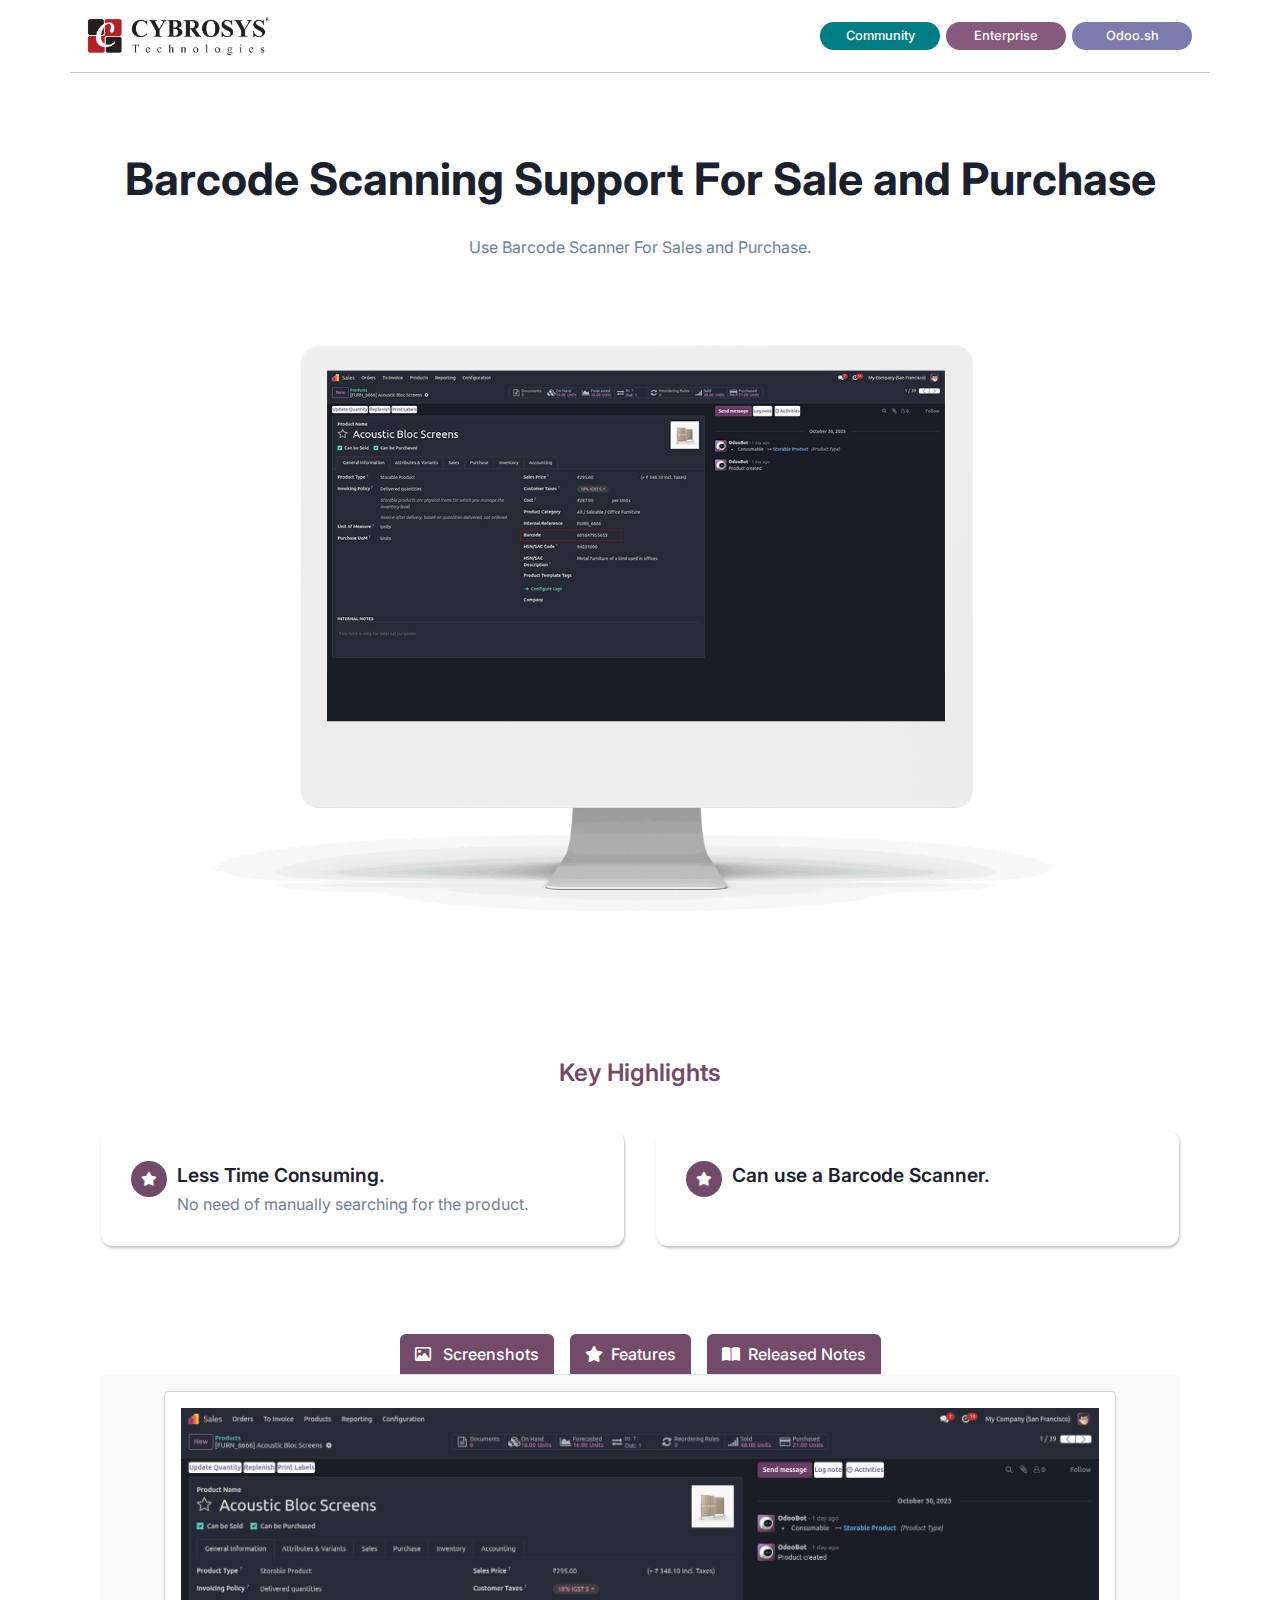
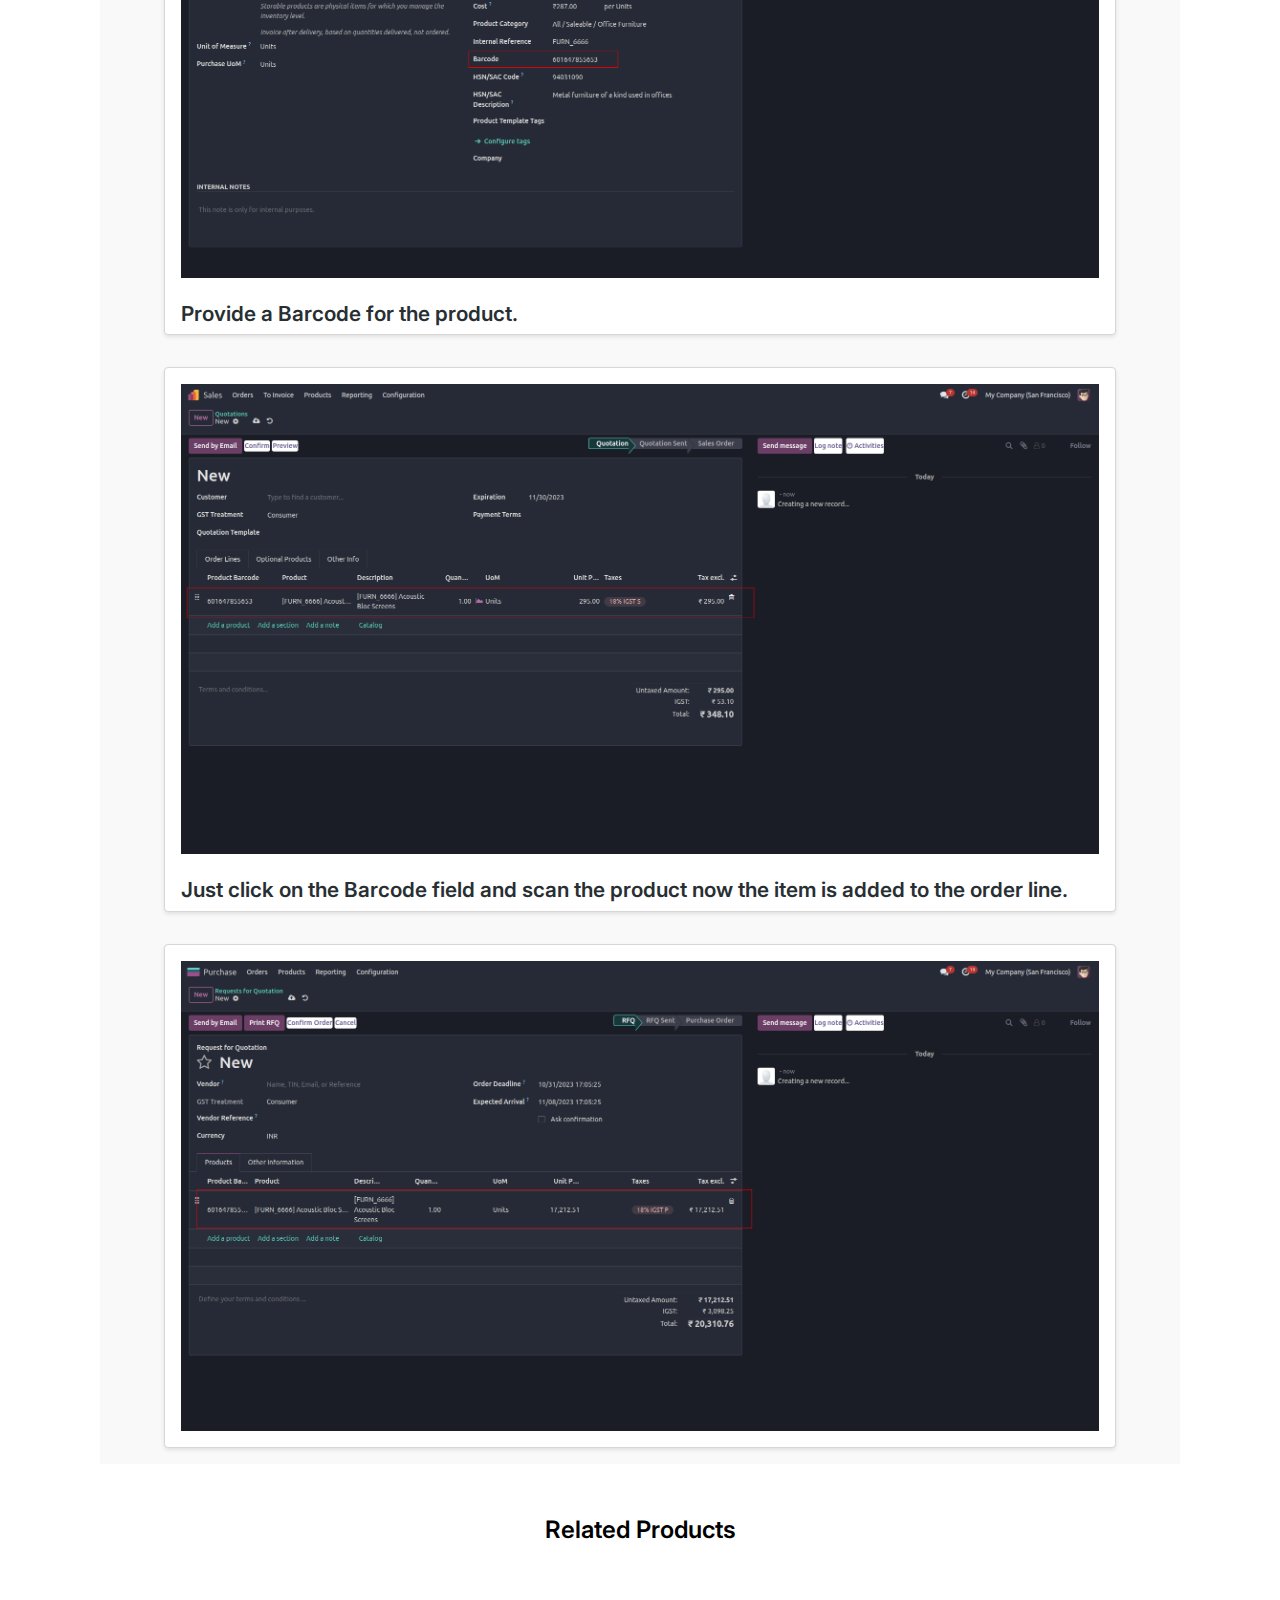
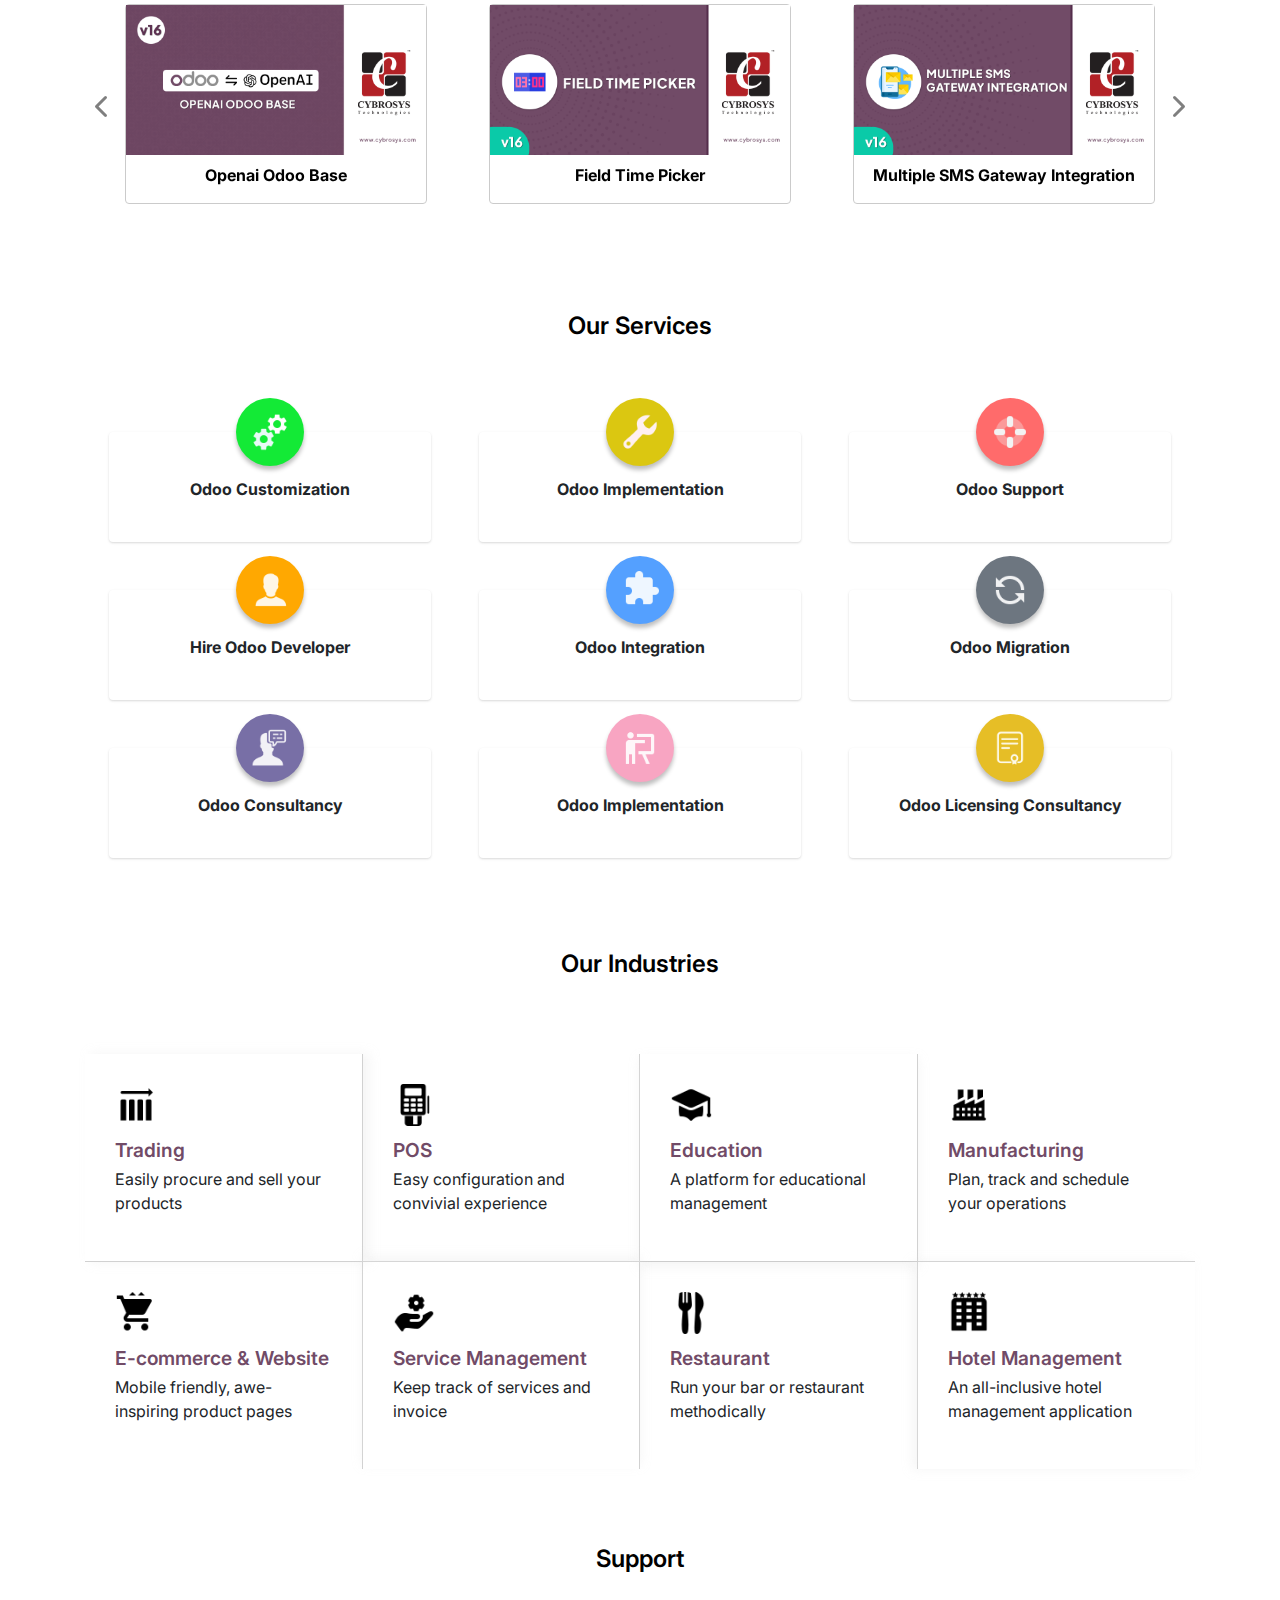
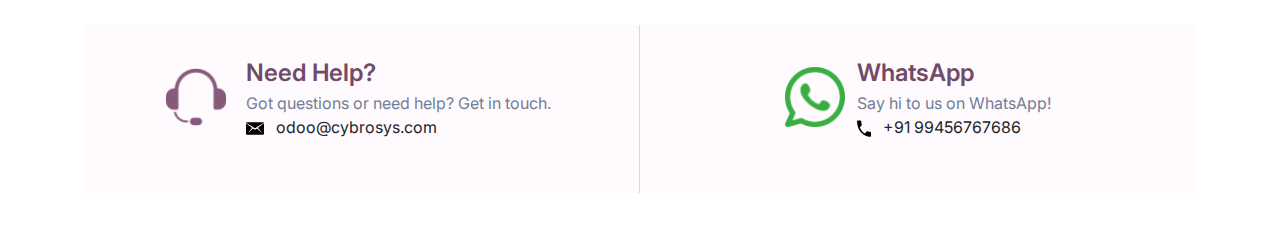
<file: barcode_scanning_sale_purchase/static/description/index.html>
<!DOCTYPE html>
<html lang="en">

<head>
    <meta charset="UTF-8">
    <meta name="viewport" content="width=device-width, initial-scale=1.0">
    <title>Odoo App 3 Index</title>
    <!-- Bootstrap CSS -->
    <link rel="stylesheet" href="https://cdn.jsdelivr.net/npm/bootstrap@4.0.0/dist/css/bootstrap.min.css"
        integrity="sha384-Gn5384xqQ1aoWXA+058RXPxPg6fy4IWvTNh0E263XmFcJlSAwiGgFAW/dAiS6JXm" crossorigin="anonymous">
    <link rel="stylesheet" href="https://cdnjs.cloudflare.com/ajax/libs/font-awesome/6.2.1/css/all.min.css">
    <link rel="preconnect" href="https://fonts.googleapis.com">
    <link rel="preconnect" href="https://fonts.gstatic.com" crossorigin>
    <link href="https://fonts.googleapis.com/css2?family=Inter:wght@400;500;600;700;800&display=swap" rel="stylesheet">
</head>
<body>
    <section>
        <div class="container" style="font-family: 'Inter', sans-serif !important;background-color: #fff !important;">
            <div class="row">
                <div class="col-sm-12 col-md-12 col-lg-12 d-flex justify-content-between flex-wrap align-items-sm-center"
                    style="border-bottom:1px solid rgba(0, 0, 0, 0.22)">
                    <div class="my-3">
                        <img src="assets/misc/Cybrosys R.png" style="width:auto !important; height:40px !important">
                    </div>
                    <div class="my-3 d-flex align-items-center">
                        <div class="text-center"
                            style="background-color:#017E84 !important;font-size: 0.8rem !important; color:#fff !important; font-weight:500 !important; padding:4px !important; margin:0 3px !important; border-radius:50px !important; min-width: 120px !important;">
                            Community
                        </div>
                        <div class="text-center"
                            style="background-color:#875A7B !important; color:#fff !important;font-size: 0.8rem !important; font-weight:500 !important; padding:4px !important; margin:0 3px !important; border-radius:50px !important;min-width: 120px !important;">
                            Enterprise
                        </div>
                        <div class="text-center"
                            style="background-color:#7C7BAD !important; color:#fff !important;font-size: 0.8rem !important; font-weight:500 !important; padding:4px !important; margin:0 3px !important; border-radius:50px !important; min-width: 120px !important;">
                            Odoo.sh
                        </div>
                    </div>
                </div>
            </div>
            <div class="row">
                <div class="col-sm-12 col-md-12 col-lg-12 text-center d-flex align-items-center flex-column"
                    style="margin: 80px 0px !important;">
                    <h1 style="font-size: 2.8rem;font-weight: 700; color: 
                    #1A202C;">
                        Barcode Scanning Support For Sale and Purchase</h1>
                    <p class="my-3 mb-4"
                        style="max-width: 80%; font-weight: 400 !important; line-height: 32px; color: #718096;">
                        Use Barcode Scanner For Sales and Purchase.
                    </p>
                    <div style="width: 80%; margin-top: 3rem;">
                        <img src="assets/screenshots/hero.gif" class="img-responsive" width="100%" height="auto">
                    </div>
                </div>
            </div>
            <div class="container mt-5 mb-5">
                <div class="col-lg-12 d-flex flex-column justify-content-center align-items-center mt-4">
                    <p class="m-0" style="font-weight: 600; font-size: 24px; color:#714b67 !important">Key Highlights
                    </p>
                </div>
                <div class="row py-4">
                    <div class="col-md-6 col-sm-12 p-3">
                        <div class="d-flex   h-100" style="padding: 30px;border-radius: 12px;
                                    background: #FFF;
                                    box-shadow: 1px 2px 3px 0px rgba(0, 0, 0, 0.25); ">
                            <div style="width: 36px; height: 36px; border-radius: 50%; background: #714B67;
                                    display: flex; justify-content: center; align-items: center;
                                    margin-right: 10px; flex-shrink: 0;">
                                <i class="fa-solid fa-star  " style="color: #fff;font-size:14px;"></i>
                            </div>
                            <div>
                                <p style="color: #1A202C;font-weight: 600; 
                                      font-size: 1.2rem; margin-bottom: 2px;">Less Time Consuming.</p>
                                <p class="m-0" style="color:#718096">No need of manually searching for the product.
                                </p>
                            </div>
                        </div>
                    </div>
                    <div class="col-md-6 col-sm-12 p-3">
                        <div class="d-flex   h-100" style="padding: 30px;border-radius: 12px;
                                    background: #FFF;
                                    box-shadow: 1px 2px 3px 0px rgba(0, 0, 0, 0.25); ">
                            <div style="width: 36px; height: 36px; border-radius: 50%; background: #714B67;
                                    display: flex; justify-content: center; align-items: center;
                                    margin-right: 10px; flex-shrink: 0;">
                                <i class="fa-solid fa-star  " style="color: #fff;font-size:14px;"></i>
                            </div>
                            <div>
                                <p style="color: #1A202C;font-weight: 600; 
                                      font-size: 1.2rem; margin-bottom: 2px;">Can use a Barcode Scanner.</p>

                            </div>
                        </div>
                    </div>
                </div>
            </div>
            <div class="container rounded" >
                <ul class="nav nav-tabs d-flex" style="width: fit-content;margin: 0 auto;gap: 1rem;">
                    <li class="col text-center py-2 text-nowrap "
                        style="color: #fff; background-color: #714B67;border-radius: 6px 6px 0px 0px;"><a
                            class="active show" data-toggle="tab" href="#tab1"
                            style="color: #fff;font-weight: 500; background-color: #714B67; text-decoration: none;">
                            <i class="fa-regular fa-image  pr-2" style="color: #fff;"></i>
                            Screenshots</a></li>
                    <li class="col text-center py-2 text-nowrap "
                        style="color: #fff; background-color: #714B67;border-radius: 6px 6px 0px 0px;"><a
                            data-toggle="tab" href="#tab2"
                            style="color: #fff;font-weight: 500;  text-decoration: none;"><i
                                class="fa-solid fa-star  pr-2" style="color: #fff;"></i>Features</a></li>
                    <li class="col text-center py-2 text-nowrap "
                        style="color: #fff; background-color: #714B67;border-radius: 6px 6px 0px 0px;"><a
                            data-toggle="tab" href="#tab3"
                            style="color: #fff;font-weight: 500; text-decoration: none; background-color: #714B67;"><i
                                class="fa-solid fa-book-open  pr-2" style="color: #fff;"></i>Released Notes</a></li>
                </ul>
                <div class="tab-content" style="background-color: rgba(121, 113, 119, 0.04);">
                    <div id="tab1" class="tab-pane fade in active show">
                        <div class="col-lg-12 py-2" style="padding: 1rem 4rem !important;">
                            <div
                                style="border: 1px solid #d8d6d6; border-radius: 4px; background: #fff; box-shadow: 0 2px 4px rgba(0, 0, 0, 0.1);">
                                <div class="row justify-content-center p-3 w-100 m-0">
                                    <img src="assets/screenshots/1.png" class="img-responsive" width="100%" height="auto">
                                </div>
                                <div class="px-3">
                                    <h4 class="mt-2"
                                        style=" font-weight:600 !important; color:#282F33 !important; font-size:1.3rem !important">
                                        Provide a Barcode for the product.</h4>
                                </div>
                            </div>
                        </div>
                        <div class="col-lg-12 py-2" style="padding: 1rem 4rem !important;">
                            <div
                                style="border: 1px solid #d8d6d6; border-radius: 4px;  background: #fff; box-shadow: 0 2px 4px rgba(0, 0, 0, 0.1);">
                                <div class="row justify-content-center p-3 w-100 m-0">
                                    <img src="assets/screenshots/2.png" class="img-responsive" width="100%" height="auto">
                                </div>
                                <div class="px-3">
                                    <h4 class="mt-2"
                                        style=" font-weight:600 !important; color:#282F33 !important; font-size:1.3rem !important">
                                        Just click on the Barcode field and scan the product now the item is added to the order line.</h4>
                                </div>
                            </div>
                        </div>
                        <div class="col-lg-12 py-2" style="padding: 1rem 4rem !important;">
                            <div
                                style="border: 1px solid #d8d6d6; border-radius: 4px;  background: #fff; box-shadow: 0 2px 4px rgba(0, 0, 0, 0.1);">
                                <div class="row justify-content-center p-3 w-100 m-0">
                                    <img src="assets/screenshots/3.png" class="img-responsive" width="100%" height="auto">
                                </div>
                            </div>
                        </div>
                    </div>
                    <div id="tab2" class="tab-pane fade">
                        <div class="col-mg-12" style="padding: 1rem 4rem;">
                            <ul style="list-style: none; padding: 1rem 0;font-weight: 500;">
                                <li class="py-3"
                                    style="font-weight: 500;background-color: #fff; border-radius: 4px; padding: 1rem; margin-bottom: 1rem; box-shadow: 0 2px 4px rgba(0, 0, 0, 0.1);">
                                    <span style="margin-right: 12px;"><img src="assets/misc/star (1) 2.svg" alt=""
                                            width="16px"></span>Barcode scanning support for Sale and Purchase.
                                </li>
                                <li class="py-3"
                                    style="font-weight: 500;background-color: #fff; border-radius: 4px; padding: 1rem; margin-bottom: 1rem; box-shadow: 0 2px 4px rgba(0, 0, 0, 0.1);">
                                    <span style="margin-right: 12px;"><img src="assets/misc/star (1) 2.svg" alt=""
                                            width="16px"></span>Fast searching of Product.
                                </li>
                                <li class="py-3"
                                    style="font-weight: 500;background-color: #fff; border-radius: 4px; padding: 1rem; margin-bottom: 1rem; box-shadow: 0 2px 4px rgba(0, 0, 0, 0.1);">
                                    <span style="margin-right: 12px;"><img src="assets/misc/star (1) 2.svg" alt=""
                                            width="16px"></span>Simple and less time-consuming.
                            </ul>
                        </div>
                    </div>
                    <div id="tab3" class="tab-pane fade">
                        <div class="col-mg-12 active" style="padding: 1rem 4rem;">
                            <div class="py-3"
                                style="font-weight: 500;background-color: #fff; border-radius: 4px; padding: 1rem; box-shadow: 0 2px 4px rgba(0, 0, 0, 0.1);">
                                <div class="d-flex mb-3" style="font-size: 0.8rem; font-weight: 500;"><span>Version
                                        17.0.1.0.0</span><span class="px-2">|</span><span
                                        style="color: #714B67;font-weight: 600;">Released on:7th Dec 2023</span>
                                </div>
                                <p class="m-0"
                                    style=" color:#718096!important; font-size:1rem !important;line-height: 28px;">
                                    Barcode Scanning Support For Sale and Purchase</p>
                            </div>
                        </div>
                    </div>
                </div>
            </div>
            <div class="container mt-5">
                <div class="col-lg-12 d-flex flex-column justify-content-center align-items-center mt-5">
                    <p class="m-0" style="font-weight: 600; font-size: 24px; color:#000 !important">Related Products</p>
                </div>
            </div>
            <div id="myCarousel" class="carousel slide py-3" data-ride="carousel">
                <div class="carousel-inner">
                    <div class="carousel-item active">
                        <div class="row p-4">
                            <div class="col">
                                <div class="p-3">
                                    <a href="https://apps.odoo.com/apps/modules/16.0/openai_odoo_base/" style="color: #000; text-decoration: none;">
                                        <div style="border:1px solid #CBCBCB !important;border-radius: 4px;">
                                            <div style="width: 300px; ">
                                                <img src="assets/modules/1.png" alt="" width="100%" height="auto">

                                            </div>
                                            <p class="text-center pt-2 text-black font-weight-bold">Openai Odoo Base</p>
                                        </div>
                                    </a>
                                </div>
                            </div>
                            <div class="col">
                                <div class="p-3">
                                    <a href="https://apps.odoo.com/apps/modules/16.0/field_timepicker/" style="color: #000; text-decoration: none;">
                                        <div style="border:1px solid #CBCBCB !important;border-radius: 4px;">
                                            <div style="width: 300px; ">
                                                <img src="assets/modules/l2.png" alt="" width="100%" height="auto">

                                            </div>
                                            <p class="text-center pt-2 text-black font-weight-bold">Field Time Picker</p>
                                        </div>
                                    </a>
                                </div>
                            </div>
                            <div class="col">
                                <div class="p-3">
                                    <a href="https://apps.odoo.com/apps/modules/16.0/multi_sms_gateway/" style="color: #000; text-decoration: none;">
                                        <div style="border:1px solid #CBCBCB !important;border-radius: 4px;">
                                            <div style="width: 300px; ">
                                                <img src="assets/modules/l3.png" alt="" width="100%" height="auto">

                                            </div>
                                            <p class="text-center pt-2 text-black font-weight-bold">Multiple SMS Gateway Integration</p>
                                        </div>
                                    </a>
                                </div>
                            </div>
                        </div>
                    </div>
                    <div class="carousel-item">
                        <div class="row p-4">
                            <div class="col">
                                <div class="p-3">
                                    <a href="https://apps.odoo.com/apps/modules/16.0/chatter_camera/" style="color: #000; text-decoration: none;">
                                        <div style="border:1px solid #CBCBCB !important;border-radius: 4px;">
                                            <div style="width: 300px; ">
                                                <img src="assets/modules/l4.png" alt="" width="100%" height="auto">

                                            </div>
                                            <p class="text-center pt-2 text-black font-weight-bold">Chatter Camera</p>
                                        </div>
                                    </a>
                                </div>
                            </div>
                            <div class="col">
                                <div class="p-3">
                                    <a href="https://apps.odoo.com/apps/modules/16.0/whatsapp_redirect/" style="color: #000; text-decoration: none;">
                                        <div style="border:1px solid #CBCBCB !important;border-radius: 4px;">
                                            <div style="width: 300px;">
                                                <img src="assets/modules/l5.png" alt="" width="100%" height="auto">

                                            </div>
                                            <p class="text-center pt-2 text-black font-weight-bold">Send Whatsapp Message</p>
                                        </div>
                                    </a>
                                </div>
                            </div>
                            <div class="col">
                                <div class="p-3">
                                    <a href="https://apps.odoo.com/apps/modules/16.0/openai_website_product_media/" style="color: #000; text-decoration: none;">
                                        <div style="border:1px solid #CBCBCB !important;border-radius: 4px;">
                                            <div style="width: 300px;">
                                                <img src="assets/modules/l6.png" alt="" width="100%" height="auto">
                                            </div>
                                            <p class="text-center pt-2 text-black font-weight-bold">Generate Product Images Using Open AI</p>
                                        </div>
                                    </a>
                                </div>
                            </div>
                        </div>
                    </div>
                </div>
                <a class="carousel-control-prev" href="#myCarousel" data-slide="prev" style="width: 35px; color: #000;">
                    <span class="carousel-control-prev-icon">
                        <i class="fa fa-chevron-left" style="font-size: 24px;"></i>
                    </span>
                </a>
                <a class="carousel-control-next" href="#myCarousel" data-slide="next" style="width: 35px; color: #000;">
                    <span class="carousel-control-next-icon">
                        <i class="fa fa-chevron-right" style="font-size: 24px;"></i>
                    </span>
                </a>
            </div>
            <div class="container mt-5">
                <div class="col-lg-12 d-flex flex-column justify-content-center align-items-center mt-4">
                    <p class="m-0" style="font-weight: 600; font-size: 24px; color:#000 !important">Our Services</p>

                </div>
            </div>
            <div class="container my-5">
                <div class="row py-3">
                    <div class="col-md-4 col-sm-6 px-4 py-4">
                        <div
                            style="background-color: #fff; padding: 25px; text-align: center;  box-shadow: rgba(0, 0, 0, 0.1) 0px 1px 3px 0px, rgba(0, 0, 0, 0.06) 0px 1px 2px 0px; position: relative;border-radius: 4px;">
                            <div style="position: absolute; top: 0%; left: 50%; transform: translate(-50%, -50%);">
                                <div style="background-color:#13EA36 ; border-radius: 50%; padding: 15px;    width: 68px;
                                    height: 68px; display: inline-block; box-shadow:0px 4px 4px rgba(0, 0, 0, 0.25);">
                                    <img src="assets/icons/cogs.png" alt="service-icon" width="38px" height="auto">
                                </div>
                            </div>
                            <p style="margin-top: 20px; font-weight: bold;">Odoo Customization</p>
                        </div>
                    </div>
                    <div class="col-md-4 col-sm-6 px-4 py-4">
                        <div
                            style="background-color: #fff; padding: 25px; text-align: center; box-shadow: rgba(0, 0, 0, 0.1) 0px 1px 3px 0px, rgba(0, 0, 0, 0.06) 0px 1px 2px 0px; position: relative;border-radius: 4px;">
                            <div style="position: absolute; top: 0%; left: 50%; transform: translate(-50%, -50%);">
                                <div style="background-color:#DBC711; border-radius: 50%; padding: 15px;    width: 68px;
                                    height: 68px; display: inline-block; box-shadow:0px 4px 4px rgba(0, 0, 0, 0.25);">
                                    <img src="assets/icons/wrench.png" alt="service-icon" width="38px" height="auto">
                                </div>
                            </div>
                            <p style="margin-top: 20px; font-weight: bold;">Odoo Implementation</p>
                        </div>
                    </div>
                    <div class="col-md-4 col-sm-6 px-4 py-4">
                        <div
                            style="background-color: #fff; padding: 25px; text-align: center;  box-shadow: rgba(0, 0, 0, 0.1) 0px 1px 3px 0px, rgba(0, 0, 0, 0.06) 0px 1px 2px 0px; position: relative; border-radius: 4px;">
                            <div style="position: absolute; top: 0%; left: 50%; transform: translate(-50%, -50%);">
                                <div style="background-color:#FF6B6B ; border-radius: 50%; padding: 15px;    width: 68px;
                                    height: 68px; display: inline-block; box-shadow:0px 4px 4px rgba(0, 0, 0, 0.25);">
                                    <img src="assets/icons/lifebuoy.png" alt="service-icon" width="38px" height="auto">
                                </div>
                            </div>
                            <p style="margin-top: 20px; font-weight: bold;">Odoo Support</p>
                        </div>
                    </div>
                    <div class="col-md-4 col-sm-6 px-4 py-4">
                        <div
                            style="background-color: #fff; padding: 25px; text-align: center; box-shadow: rgba(0, 0, 0, 0.1) 0px 1px 3px 0px, rgba(0, 0, 0, 0.06) 0px 1px 2px 0px; position: relative; border-radius: 4px;">
                            <div style="position: absolute; top: 0%; left: 50%; transform: translate(-50%, -50%);">
                                <div style="background-color:#FFA801 ; border-radius: 50%; padding: 15px;    width: 68px;
                                    height: 68px; display: inline-block; box-shadow:0px 4px 4px rgba(0, 0, 0, 0.25);">
                                    <img src="assets/icons/user.png" alt="service-icon" width="38px" height="auto">
                                </div>
                            </div>
                            <p style="margin-top: 20px; font-weight: bold;">Hire Odoo Developer</p>
                        </div>
                    </div>
                    <div class="col-md-4 col-sm-6 px-4 py-4">
                        <div
                            style="background-color: #fff; padding: 25px; text-align: center;  box-shadow: rgba(0, 0, 0, 0.1) 0px 1px 3px 0px, rgba(0, 0, 0, 0.06) 0px 1px 2px 0px; position: relative; border-radius: 4px;">

                            <div style="position: absolute; top: 0%; left: 50%; transform: translate(-50%, -50%);">
                                <div style="background-color:#54A0FF; border-radius: 50%; padding: 15px;    width: 68px;
                                    height: 68px; display: inline-block; box-shadow:0px 4px 4px rgba(0, 0, 0, 0.25);">
                                    <img src="assets/icons/puzzle.png" alt="service-icon" width="38px" height="auto">
                                </div>
                            </div>
                            <p style="margin-top: 20px; font-weight: bold;">Odoo Integration</p>
                        </div>
                    </div>
                    <div class="col-md-4 col-sm-6 px-4 py-4">
                        <div
                            style="background-color: #fff; padding: 25px; text-align: center;  box-shadow: rgba(0, 0, 0, 0.1) 0px 1px 3px 0px, rgba(0, 0, 0, 0.06) 0px 1px 2px 0px; position: relative;border-radius: 4px;">
                            <div style="position: absolute; top: 0%; left: 50%; transform: translate(-50%, -50%);">
                                <div style="background-color:#6D7680 ; border-radius: 50%; padding: 15px;    width: 68px;
                                    height: 68px; display: inline-block; box-shadow:0px 4px 4px rgba(0, 0, 0, 0.25);">
                                    <img src="assets/icons/update.png" alt="service-icon" width="38px" height="auto">
                                </div>
                            </div>
                            <p style="margin-top: 20px; font-weight: bold;">Odoo Migration</p>
                        </div>
                    </div>
                    <div class="col-md-4 col-sm-6 px-4 py-4">
                        <div
                            style="background-color: #fff; padding: 25px; text-align: center;  box-shadow: rgba(0, 0, 0, 0.1) 0px 1px 3px 0px, rgba(0, 0, 0, 0.06) 0px 1px 2px 0px; position: relative;border-radius: 4px;">
                            <div style="position: absolute; top: 0%; left: 50%; transform: translate(-50%, -50%);">
                                <div style="background-color:#786FA6 ; border-radius: 50%; padding: 15px;    width: 68px;
                                    height: 68px; display: inline-block; box-shadow:0px 4px 4px rgba(0, 0, 0, 0.25);">
                                    <img src="assets/icons/consultation.png" alt="service-icon" width="38px" height="auto">
                                </div>
                            </div>
                            <p style="margin-top: 20px; font-weight: bold;">Odoo Consultancy</p>
                        </div>
                    </div>
                    <div class="col-md-4 col-sm-6 px-4 py-4">
                        <div
                            style="background-color: #fff; padding: 25px; text-align: center; box-shadow: rgba(0, 0, 0, 0.1) 0px 1px 3px 0px, rgba(0, 0, 0, 0.06) 0px 1px 2px 0px;position: relative;border-radius: 4px;">
                            <div style="position: absolute; top: 0%; left: 50%; transform: translate(-50%, -50%);">
                                <div style="background-color:#F8A5C2 ; border-radius: 50%; padding: 15px;    width: 68px;
                                    height: 68px; display: inline-block; box-shadow:0px 4px 4px rgba(0, 0, 0, 0.25);">
                                    <img src="assets/icons/training.png" alt="service-icon" width="38px" height="auto">
                                </div>
                            </div>
                            <p style="margin-top: 20px; font-weight: bold;">Odoo Implementation</p>
                        </div>
                    </div>
                    <div class="col-md-4 col-sm-6 px-4 py-4">
                        <div
                            style="background-color: #fff; padding: 25px; text-align: center;  box-shadow: rgba(0, 0, 0, 0.1) 0px 1px 3px 0px, rgba(0, 0, 0, 0.06) 0px 1px 2px 0px; position: relative;border-radius: 4px;">
                            <div style="position: absolute; top: 0%; left: 50%; transform: translate(-50%, -50%);">
                                <div style="background-color:#E6BE26; border-radius: 50%; padding: 15px;    width: 68px;
                                    height: 68px; display: inline-block; box-shadow:0px 4px 4px rgba(0, 0, 0, 0.25);">
                                    <img src="assets/icons/license.png" alt="service-icon" width="38px" height="auto">
                                </div>
                            </div>
                            <p style="margin-top: 20px; font-weight: bold;">Odoo Licensing Consultancy</p>
                        </div>
                    </div>
                </div>
            </div>
            <div class="container mt-5">
                <div class="col-lg-12 d-flex flex-column justify-content-center align-items-center mt-4">
                    <p class="m-0" style="font-weight: 600; font-size: 24px; color:#000 !important">Our Industries</p>

                </div>
            </div>
            <div class="container">
                <div class="row my-5 py-4">
                    <div class="col-md-3 col-sm-6 p-0">
                        <div class="d-flex flex-column h-100 "
                            style="border-right: 1px solid rgb(209, 209, 209); border-bottom: 1px solid  rgb(209, 209, 209); padding: 30px; box-shadow: 6px 0 10px rgba(228, 227, 227, 0.373);">
                            <img src="assets/icons/trading-black.png" width="42px" height="auto" alt="">
                            <p style="color: #714B67;font-weight: 600; margin-top: 10px;
                           font-size: 1.2rem; margin-bottom: 2px;">Trading</p>
                            <p>Easily procure and sell your products</p>
                        </div>
                    </div>
                    <div class="col-md-3 col-sm-6  p-0">
                        <div class="d-flex flex-column h-100"
                            style="border-right: 1px solid rgb(209, 209, 209);border-bottom: 1px solid  rgb(209, 209, 209); padding: 30px;">
                            <img src="assets/icons/pos-black.png" width="42px" height="auto" alt="">
                            <p style="color: #714B67;font-weight: 600; margin-top: 10px;
                            font-size: 1.2rem; margin-bottom: 2px;">POS</p>
                            <p>Easy configuration and convivial experience</p>
                        </div>
                    </div>
                    <div class="col-md-3 col-sm-6  p-0">
                        <div class="d-flex flex-column h-100"
                            style="border-right: 1px solid  rgb(209, 209, 209);border-bottom: 1px solid   rgba(0, 0, 0, 0.2); padding: 30px; box-shadow: 0 5px 10px  rgba(228, 227, 227, 0.373)">
                            <img src="assets/icons/education-black.png" width="42px" height="auto" alt="">
                            <p style="color: #714B67;font-weight: 600; margin-top: 10px;
                            font-size: 1.2rem; margin-bottom: 2px;">Education</p>
                            <p>A platform for educational management</p>
                        </div>
                    </div>
                    <div class="col-md-3 col-sm-6  p-0">
                        <div class="d-flex flex-column h-100"
                            style="border-bottom: 1px solid  rgb(209, 209, 209); padding: 30px; ">
                            <img src="assets/icons/manufacturing-black.png" width="42px" height="auto" alt="">
                            <p style="color: #714B67;font-weight: 600; margin-top: 10px;
                            font-size: 1.2rem; margin-bottom: 2px;">Manufacturing</p>
                            <p>Plan, track and schedule your operations</p>
                        </div>
                    </div>
                    <div class="col-md-3 col-sm-6 p-0">
                        <div class="d-flex flex-column h-100"
                            style="border-right: 1px solid  rgb(209, 209, 209); padding: 30px;">
                            <img src="assets/icons/ecom-black.png" width="42px" height="auto" alt="">
                            <p style="color: #714B67;font-weight: 600; margin-top: 10px;
                            font-size: 1.2rem; margin-bottom: 2px;">E-commerce & Website</p>
                            <p>Mobile friendly, awe-inspiring product pages</p>
                        </div>
                    </div>
                    <div class="col-md-3 col-sm-6   p-0">
                        <div class="d-flex flex-column h-100"
                            style="border-right: 1px solid  rgb(209, 209, 209); padding: 30px;box-shadow: 0 -5px 10px  rgba(228, 227, 227, 0.373);">
                            <img src="assets/icons/service-black.png" width="42px" height="auto" alt="">
                            <p style="color: #714B67;font-weight: 600; margin-top: 10px;
                            font-size: 1.2rem; margin-bottom: 2px;">Service Management</p>
                            <p>Keep track of services and invoice</p>
                        </div>
                    </div>
                    <div class="col-md-3 col-sm-6    p-0">
                        <div class="d-flex flex-column h-100"
                            style="border-right: 1px solid  rgb(209, 209, 209); padding: 30px; ">
                            <img src="assets/icons/restaurant-black.png" width="42px" height="auto" alt="">
                            <p style="color: #714B67;font-weight: 600; margin-top: 10px;
                            font-size: 1.2rem; margin-bottom: 2px;">Restaurant</p>
                            <p>Run your bar or restaurant methodically</p>
                        </div>
                    </div>
                    <div class="col-md-3 col-sm-6   p-0">
                        <div class="d-flex flex-column h-100"
                            style=" padding: 30px;box-shadow: -5px 0 10px  rgba(228, 227, 227, 0.373);">
                            <img src="assets/icons/hotel-black.png" width="42px" height="auto" alt="">
                            <p style="color: #714B67;font-weight: 600; margin-top: 10px;
                            font-size: 1.2rem; margin-bottom: 2px;">Hotel Management</p>
                            <p>An all-inclusive hotel management application</p>
                        </div>
                    </div>
                </div>
            </div>
            <div class="container mt-5">
                <div class="col-lg-12 d-flex flex-column justify-content-center align-items-center mt-5">
                    <p class="m-0" style="font-weight: 600; font-size: 24px; color:#000 !important">Support</p>
                </div>
            </div>
            <div class="container my-5">
                <div class="row" style="background-color: #FFFAFE;">
                    <div class="col-md-6 pb-4  d-flex align-items-center justify-content-center"
                        style="border-right: 1px solid #D9D9D9;">
                        <div style="padding: 30px;">
                            <div class="d-flex align-items-center">
                                <img src="assets/misc/support (1) 1.svg" alt="" width="60px" style="margin-right: 12px;">
                                <div style="padding: 0px 8px;">
                                    <span
                                        style="color: #714B67;font-size: 24px;font-weight: 600;padding-bottom: 1rem;">Need
                                        Help?</span>
                                    <p class="m-0" style="color:#718096;">Got questions or need help? Get in touch.</p>
                                    <div style="font-weight: 400;"><span><img src="assets/misc/support-email.svg" alt=""
                                                width="18px"
                                                style="filter: invert(1);margin-right: 0.8rem;"></span>odoo@cybrosys.com
                                    </div>
                                </div>
                            </div>
                        </div>
                    </div>
                    <div class="col-md-6 pb-4 d-flex align-items-center justify-content-center">
                        <div style="padding: 30px;">
                            <div class="d-flex align-items-center">
                                <img src="assets/misc/whatsapp 1.svg" alt="" width="60px" style="margin-right: 12px;">
                                <div>
                                    <span style="color: #714B67;font-size: 24px;font-weight: 600;">WhatsApp</span>
                                    <p class="m-0" style="color:#718096;">Say hi to us on WhatsApp!</p>
                                    <div style="font-weight: 400; font-size: 16px;"><span><img src="assets/misc/phone.svg"
                                                alt="" width="14px"
                                                style="filter: invert(1); margin-right: 0.8rem;"></span>+91
                                        99456767686</div>
                                </div>
                            </div>
                        </div>
                    </div>
                </div>
            </div>
        </div>
    </section>
    <!-- Optional JavaScript -->
    <!-- jQuery first, then Popper.js, then Bootstrap JS -->
    <script src="https://ajax.googleapis.com/ajax/libs/jquery/3.5.1/jquery.min.js"></script>
    <script src="https://maxcdn.bootstrapcdn.com/bootstrap/4.5.2/js/bootstrap.min.js"></script>
</body>
</html>
</file>
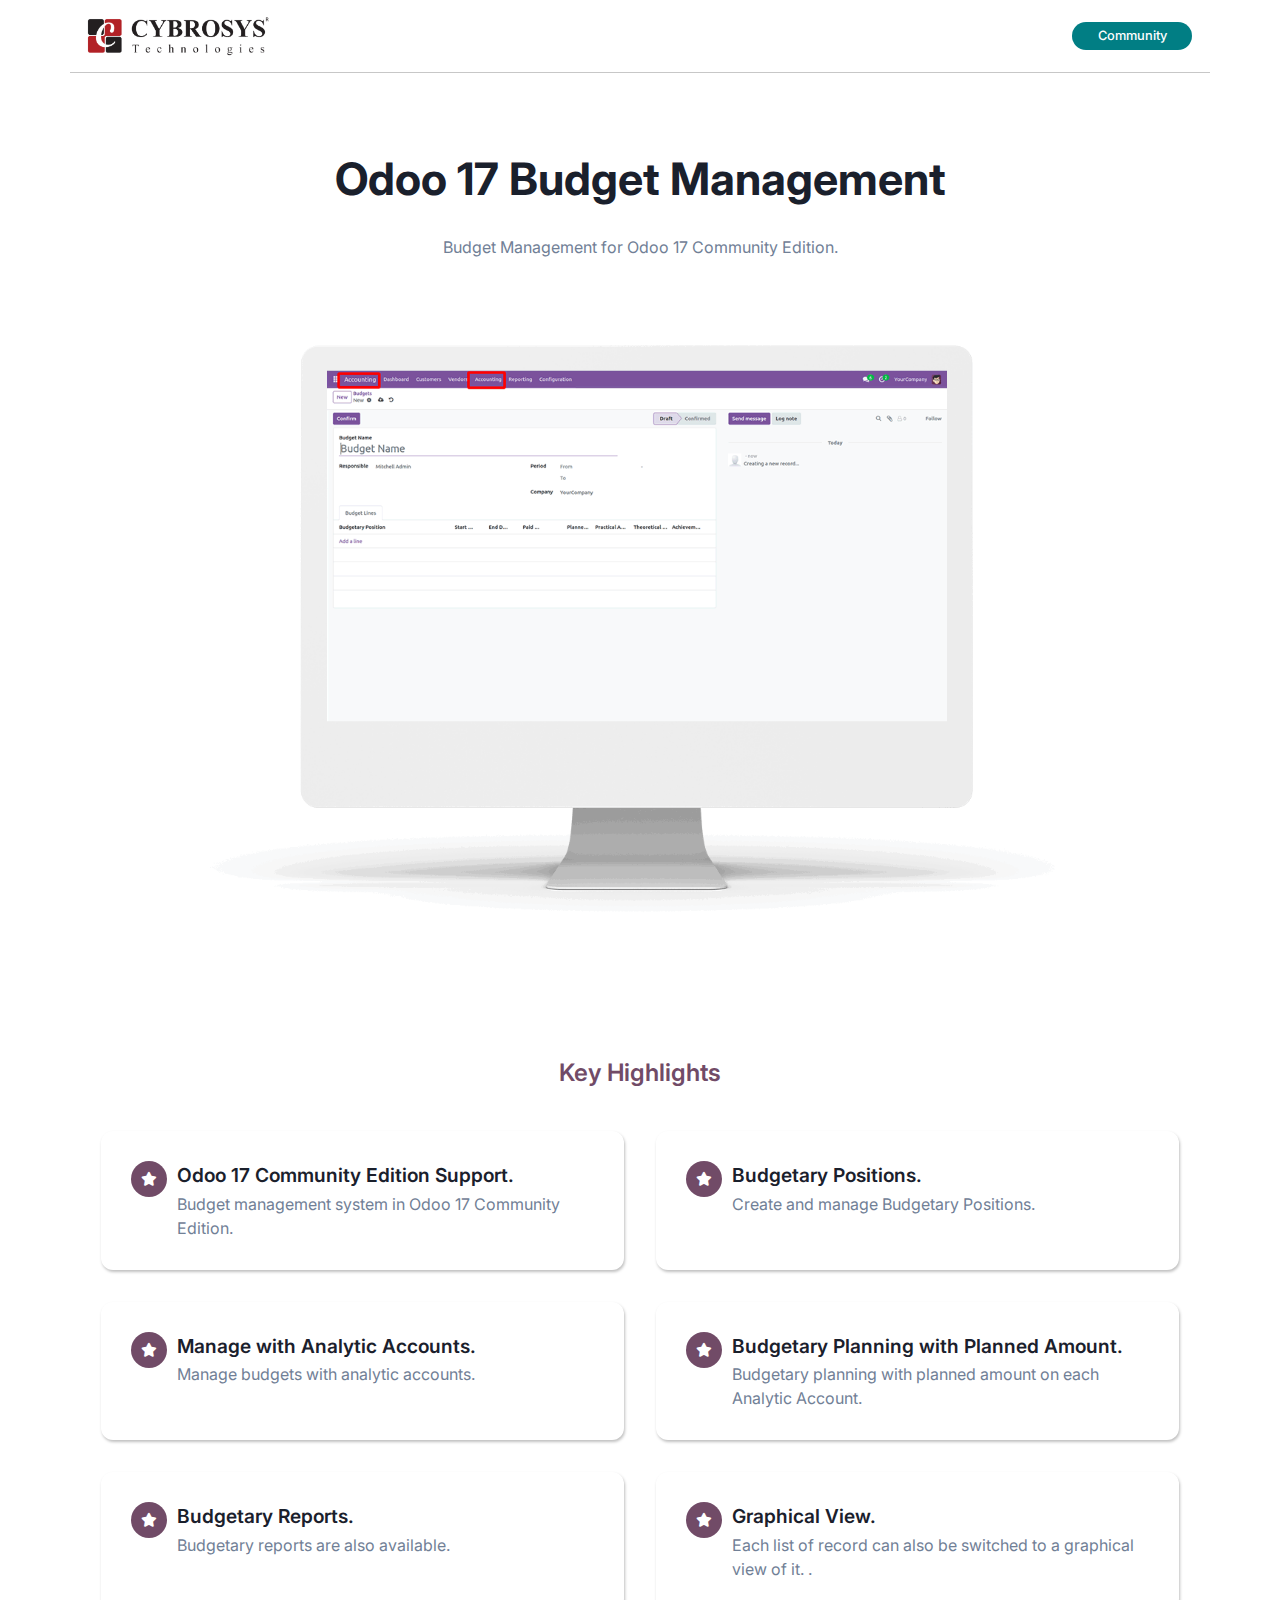
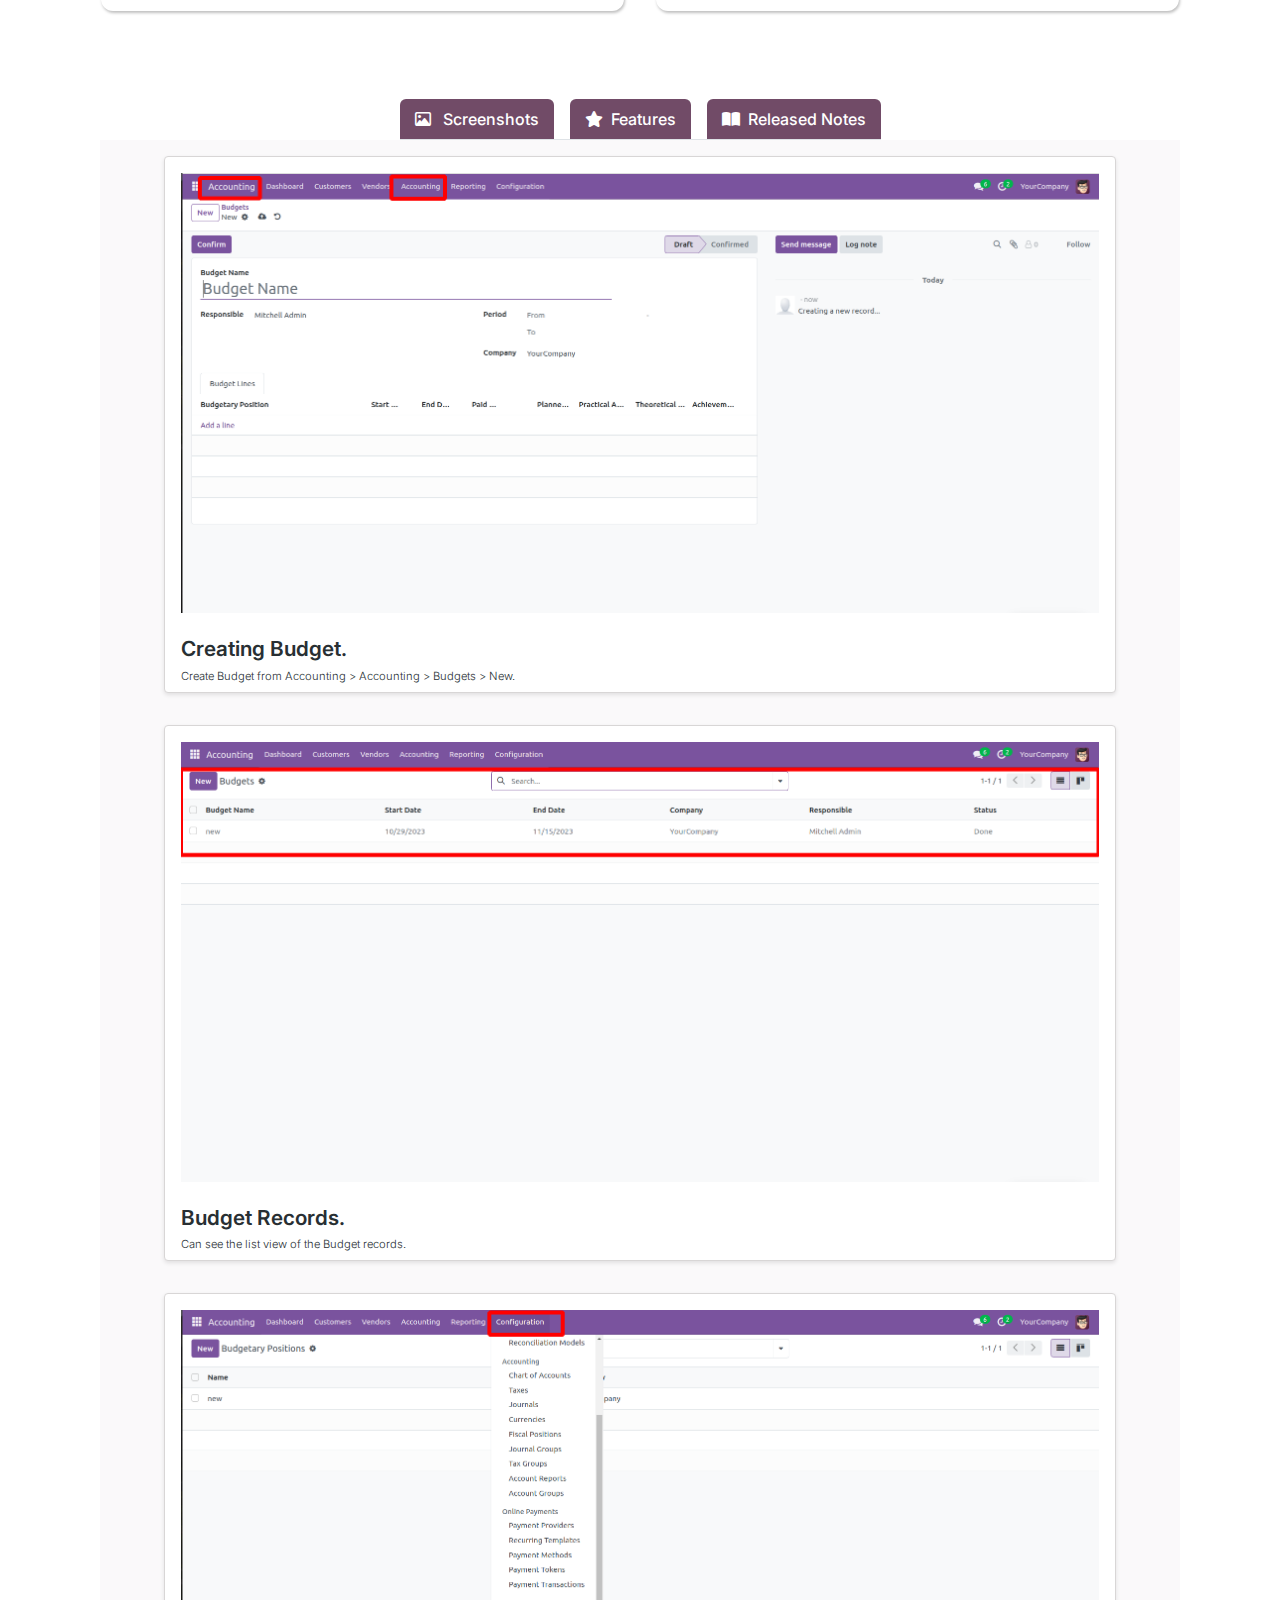
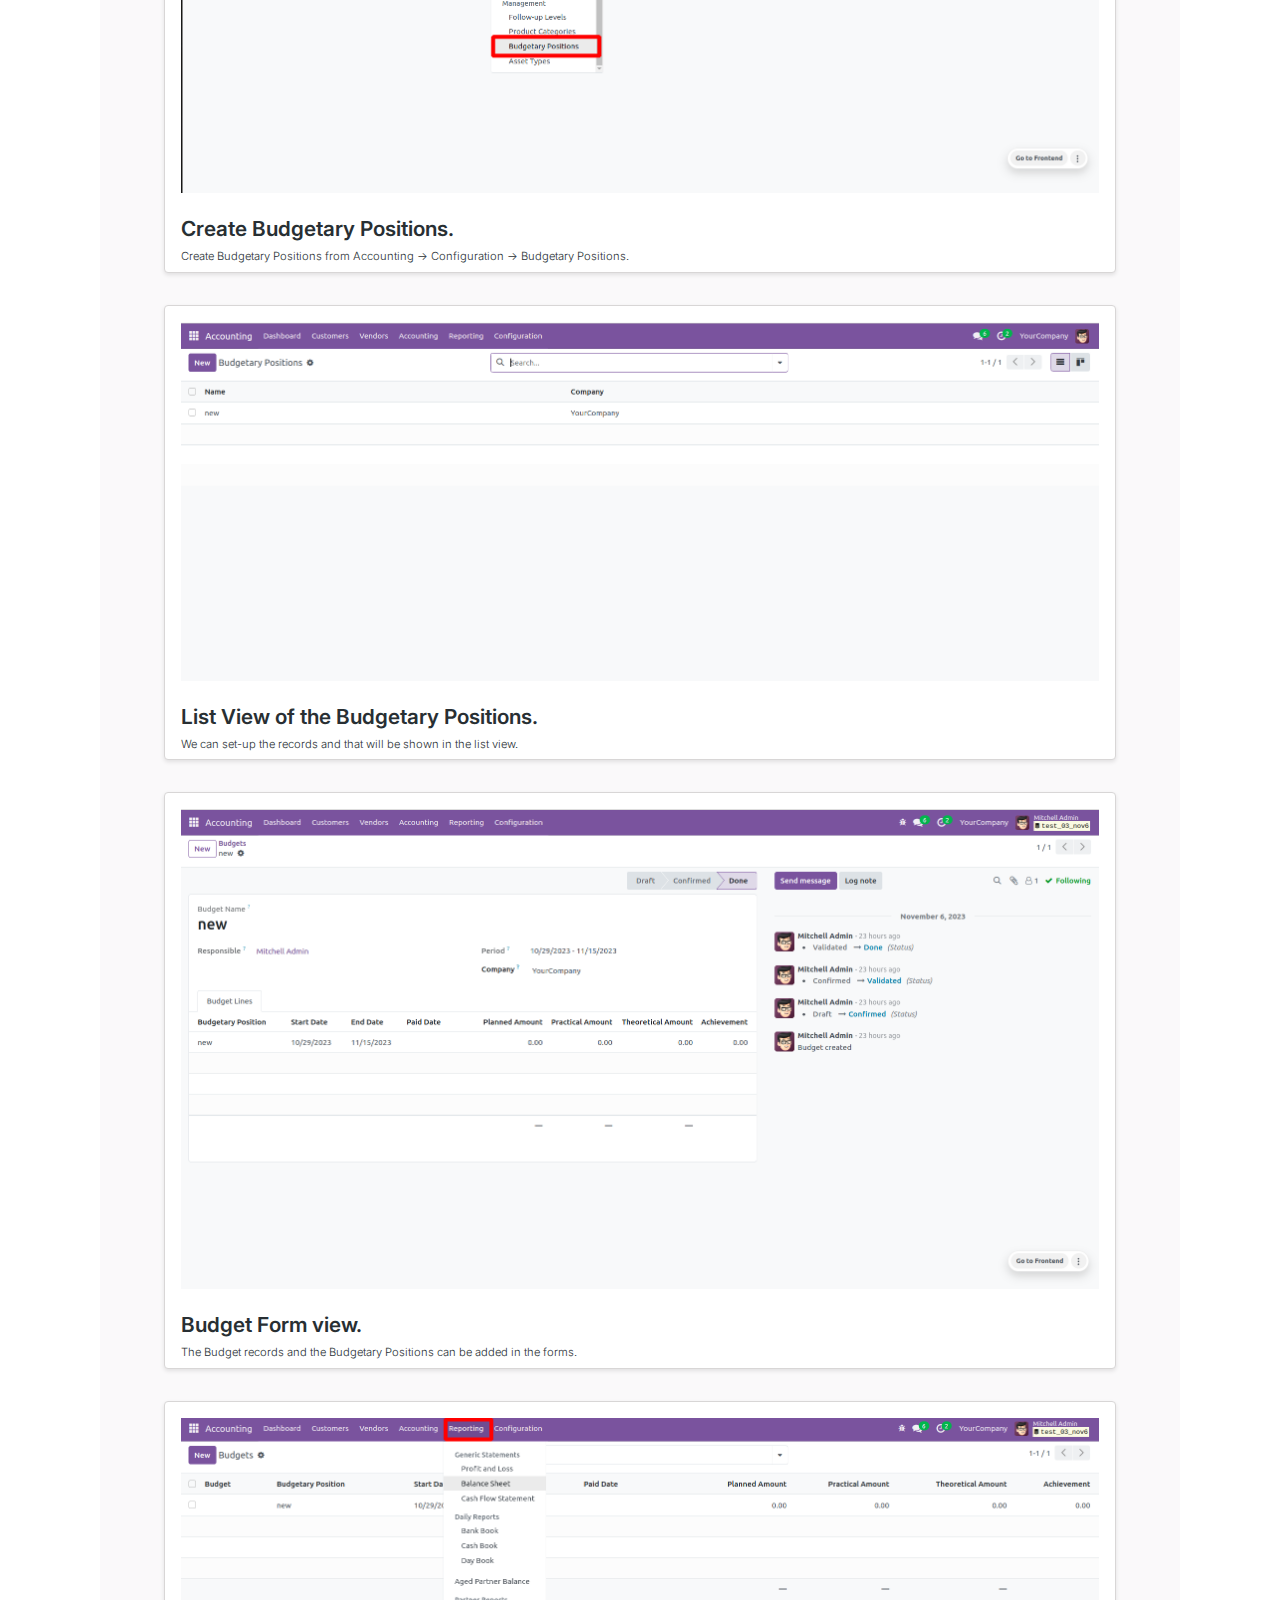
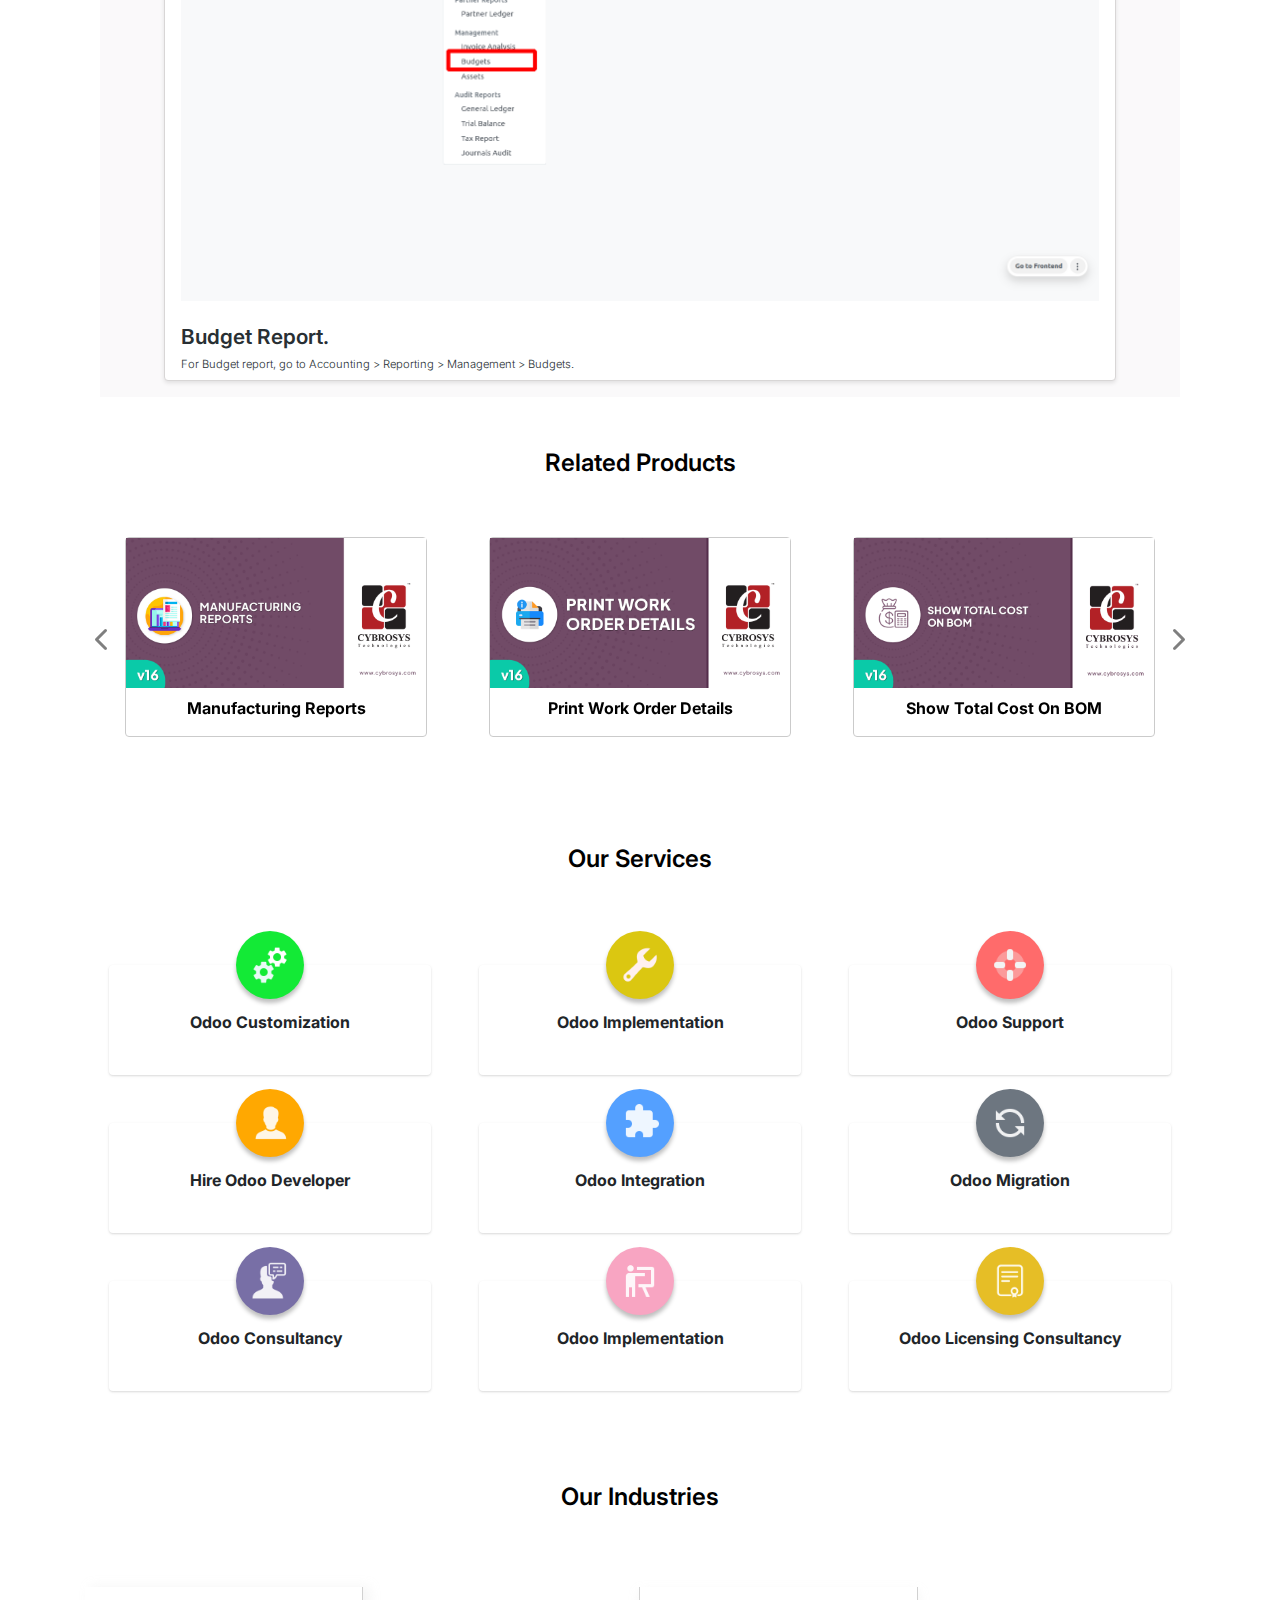
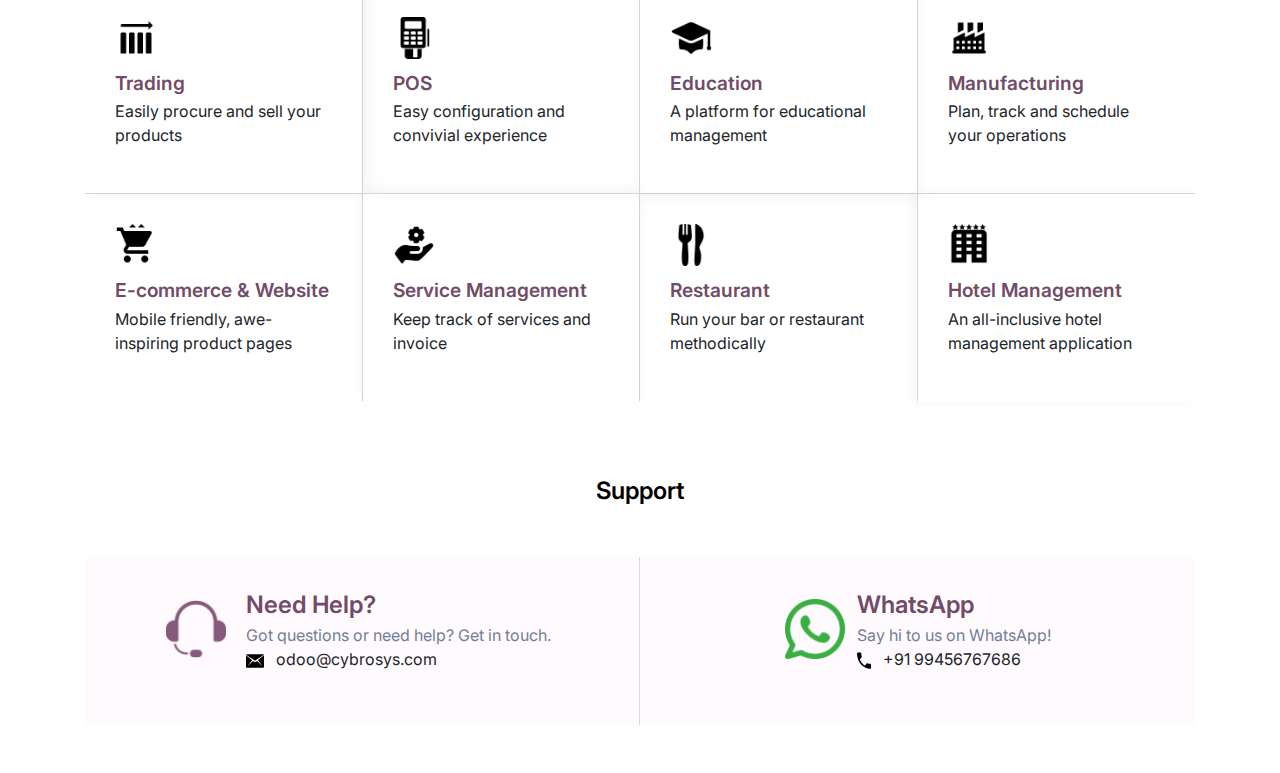
<file: base_account_budget/static/description/index.html>
<!DOCTYPE html>
<html lang="en">

<head>
    <meta charset="UTF-8">
    <meta name="viewport" content="width=device-width, initial-scale=1.0">
    <title>Odoo 17 Budget Management</title>
    <!-- Bootstrap CSS -->
    <link rel="stylesheet" href="https://cdn.jsdelivr.net/npm/bootstrap@4.0.0/dist/css/bootstrap.min.css"
        integrity="sha384-Gn5384xqQ1aoWXA+058RXPxPg6fy4IWvTNh0E263XmFcJlSAwiGgFAW/dAiS6JXm" crossorigin="anonymous">
    <link rel="stylesheet" href="https://cdnjs.cloudflare.com/ajax/libs/font-awesome/6.2.1/css/all.min.css">
    <link rel="preconnect" href="https://fonts.googleapis.com">
    <link rel="preconnect" href="https://fonts.gstatic.com" crossorigin>
    <link href="https://fonts.googleapis.com/css2?family=Inter:wght@400;500;600;700;800&display=swap" rel="stylesheet">
</head>
<body>
    <section>
        <div class="container" style="font-family: 'Inter', sans-serif !important;background-color: #fff !important;">
            <div class="row">
                <div class="col-sm-12 col-md-12 col-lg-12 d-flex justify-content-between flex-wrap align-items-sm-center"
                    style="border-bottom:1px solid rgba(0, 0, 0, 0.22)">
                    <div class="my-3">
                        <img src="assets/misc/Cybrosys R.png" style="width:auto !important; height:40px !important">
                    </div>
                    <div class="my-3 d-flex align-items-center">
                        <div class="text-center"
                            style="background-color:#017E84 !important;font-size: 0.8rem !important; color:#fff !important; font-weight:500 !important; padding:4px !important; margin:0 3px !important; border-radius:50px !important; min-width: 120px !important;">
                            Community
                        </div>
                    </div>
                </div>
            </div>
            <div class="row">
                <div class="col-sm-12 col-md-12 col-lg-12 text-center d-flex align-items-center flex-column"
                    style="margin: 80px 0px !important;">
                    <h1 style="font-size: 2.8rem;font-weight: 700; color: 
                    #1A202C;">
                        Odoo 17 Budget Management</h1>
                    <p class="my-3 mb-4"
                        style="max-width: 80%; font-weight: 400 !important; line-height: 32px; color: #718096;">
                        Budget Management for Odoo 17 Community Edition.
                    </p>
                    <div style="width: 80%; margin-top: 3rem;">
                        <img src="assets/screenshots/hero.gif" class="img-responsive" width="100%" height="auto">
                    </div>
                </div>
            </div>
            <div class="container mt-5 mb-5">
                <div class="col-lg-12 d-flex flex-column justify-content-center align-items-center mt-4">
                    <p class="m-0" style="font-weight: 600; font-size: 24px; color:#714b67 !important">Key Highlights
                    </p>
                </div>
                <div class="row py-4">
                    <div class="col-md-6 col-sm-12 p-3">
                        <div class="d-flex   h-100" style="padding: 30px;border-radius: 12px;
                                    background: #FFF;
                                    box-shadow: 1px 2px 3px 0px rgba(0, 0, 0, 0.25); ">
                            <div style="width: 36px; height: 36px; border-radius: 50%; background: #714B67;
                                    display: flex; justify-content: center; align-items: center;
                                    margin-right: 10px; flex-shrink: 0;">
                                <i class="fa-solid fa-star  " style="color: #fff;font-size:14px;"></i>
                            </div>
                            <div>
                                <p style="color: #1A202C;font-weight: 600; 
                                      font-size: 1.2rem; margin-bottom: 2px;">Odoo 17 Community Edition Support.</p>
                                <p class="m-0" style="color:#718096">Budget management system in Odoo 17 Community Edition.
                                </p>
                            </div>
                        </div>
                    </div>
                    <div class="col-md-6 col-sm-12 p-3">
                        <div class="d-flex   h-100" style="padding: 30px;border-radius: 12px;
                                    background: #FFF;
                                    box-shadow: 1px 2px 3px 0px rgba(0, 0, 0, 0.25); ">
                            <div style="width: 36px; height: 36px; border-radius: 50%; background: #714B67;
                                    display: flex; justify-content: center; align-items: center;
                                    margin-right: 10px; flex-shrink: 0;">
                                <i class="fa-solid fa-star  " style="color: #fff;font-size:14px;"></i>
                            </div>
                            <div>
                                <p style="color: #1A202C;font-weight: 600; 
                                      font-size: 1.2rem; margin-bottom: 2px;">Budgetary Positions.</p>
                                <p class="m-0" style="color:#718096">Create and manage Budgetary Positions.
                                </p>
                            </div>
                        </div>
                    </div>
                    <div class="col-md-6 col-sm-12 p-3">
                        <div class="d-flex   h-100" style="padding: 30px;border-radius: 12px;
                                    background: #FFF;
                                    box-shadow: 1px 2px 3px 0px rgba(0, 0, 0, 0.25); ">
                            <div style="width: 36px; height: 36px; border-radius: 50%; background: #714B67;
                                    display: flex; justify-content: center; align-items: center;
                                    margin-right: 10px; flex-shrink: 0;">
                                <i class="fa-solid fa-star  " style="color: #fff;font-size:14px;"></i>
                            </div>
                            <div>
                                <p style="color: #1A202C;font-weight: 600; 
                                      font-size: 1.2rem; margin-bottom: 2px;">Manage with Analytic Accounts.</p>
                                <p class="m-0" style="color:#718096">Manage budgets with analytic accounts.
                                </p>
                            </div>
                        </div>
                    </div>
                    <div class="col-md-6 col-sm-12 p-3">
                        <div class="d-flex   h-100" style="padding: 30px;border-radius: 12px;
                                    background: #FFF;
                                    box-shadow: 1px 2px 3px 0px rgba(0, 0, 0, 0.25); ">
                            <div style="width: 36px; height: 36px; border-radius: 50%; background: #714B67;
                                    display: flex; justify-content: center; align-items: center;
                                    margin-right: 10px; flex-shrink: 0; ">
                                <i class="fa-solid fa-star  " style="color: #fff;font-size:14px;"></i>
                            </div>
                            <div>
                                <p style="color: #1A202C;font-weight: 600; 
                                      font-size: 1.2rem; margin-bottom: 2px;">Budgetary Planning with Planned Amount.</p>
                                <p class="m-0" style="color:#718096"> Budgetary planning with planned amount on each Analytic Account.
                                </p>
                            </div>
                        </div>
                    </div>
                    <div class="col-md-6 col-sm-12 p-3">
                        <div class="d-flex   h-100" style="padding: 30px;border-radius: 12px;
                                    background: #FFF;
                                    box-shadow: 1px 2px 3px 0px rgba(0, 0, 0, 0.25); ">
                            <div style="width: 36px; height: 36px; border-radius: 50%; background: #714B67;
                                    display: flex; justify-content: center; align-items: center;
                                    margin-right: 10px; flex-shrink: 0; ">
                                <i class="fa-solid fa-star  " style="color: #fff;font-size:14px;"></i>
                            </div>
                            <div>
                                <p style="color: #1A202C;font-weight: 600;
                                      font-size: 1.2rem; margin-bottom: 2px;">Budgetary Reports.</p>
                                <p class="m-0" style="color:#718096"> Budgetary reports are also available.
                                </p>
                            </div>
                        </div>
                    </div>
                    <div class="col-md-6 col-sm-12 p-3">
                        <div class="d-flex   h-100" style="padding: 30px;border-radius: 12px;
                                    background: #FFF;
                                    box-shadow: 1px 2px 3px 0px rgba(0, 0, 0, 0.25); ">
                            <div style="width: 36px; height: 36px; border-radius: 50%; background: #714B67;
                                    display: flex; justify-content: center; align-items: center;
                                    margin-right: 10px; flex-shrink: 0; ">
                                <i class="fa-solid fa-star  " style="color: #fff;font-size:14px;"></i>
                            </div>
                            <div>
                                <p style="color: #1A202C;font-weight: 600;
                                      font-size: 1.2rem; margin-bottom: 2px;">Graphical View.</p>
                                <p class="m-0" style="color:#718096"> Each list of record can also be switched to a graphical view of it. .
                                </p>
                            </div>
                        </div>
                    </div>
                </div>
            </div>
            <div class="container rounded" >
                <ul class="nav nav-tabs d-flex" style="width: fit-content;margin: 0 auto;gap: 1rem;">
                    <li class="col text-center py-2 text-nowrap "
                        style="color: #fff; background-color: #714B67;border-radius: 6px 6px 0px 0px;"><a
                            class="active show" data-toggle="tab" href="#tab1"
                            style="color: #fff;font-weight: 500; background-color: #714B67; text-decoration: none;">
                            <i class="fa-regular fa-image  pr-2" style="color: #fff;"></i>
                            Screenshots</a></li>
                    <li class="col text-center py-2 text-nowrap "
                        style="color: #fff; background-color: #714B67;border-radius: 6px 6px 0px 0px;"><a
                            data-toggle="tab" href="#tab2"
                            style="color: #fff;font-weight: 500;  text-decoration: none;"><i
                                class="fa-solid fa-star  pr-2" style="color: #fff;"></i>Features</a></li>
                    <li class="col text-center py-2 text-nowrap "
                        style="color: #fff; background-color: #714B67;border-radius: 6px 6px 0px 0px;"><a
                            data-toggle="tab" href="#tab3"
                            style="color: #fff;font-weight: 500; text-decoration: none; background-color: #714B67;"><i
                                class="fa-solid fa-book-open  pr-2" style="color: #fff;"></i>Released Notes</a></li>
                </ul>
                <div class="tab-content" style="background-color: rgba(121, 113, 119, 0.04);">
                    <div id="tab1" class="tab-pane fade in active show">
                        <div class="col-lg-12 py-2" style="padding: 1rem 4rem !important;">
                            <div
                                style="border: 1px solid #d8d6d6; border-radius: 4px; background: #fff; box-shadow: 0 2px 4px rgba(0, 0, 0, 0.1);">
                                <div class="row justify-content-center p-3 w-100 m-0">
                                    <img src="assets/screenshots/budget_1.png" class="img-responsive" width="100%" height="auto">
                                </div>
                                <div class="px-3">
                                    <h4 class="mt-2"
                                        style=" font-weight:600 !important; color:#282F33 !important; font-size:1.3rem !important">
                                        Creating Budget.</h4>
                                    <h6 class="mt-2"
                                        style=" font-weight:300 !important; color:#282F33 !important; font-size:0.7rem !important">
                                        Create Budget from Accounting > Accounting > Budgets > New.</h6>
                                </div>
                            </div>
                        </div>
                        <div class="col-lg-12 py-2" style="padding: 1rem 4rem !important;">
                            <div
                                style="border: 1px solid #d8d6d6; border-radius: 4px; background: #fff; box-shadow: 0 2px 4px rgba(0, 0, 0, 0.1);">
                                <div class="row justify-content-center p-3 w-100 m-0">
                                    <img src="assets/screenshots/budget_2.png" class="img-responsive" width="100%" height="auto">
                                </div>
                                <div class="px-3">
                                    <h4 class="mt-2"
                                        style=" font-weight:600 !important; color:#282F33 !important; font-size:1.3rem !important">
                                        Budget Records.</h4>
                                    <h6 class="mt-2"
                                        style=" font-weight:300 !important; color:#282F33 !important; font-size:0.7rem !important">
                                        Can see the list view of the Budget records.</h6>
                                </div>
                            </div>
                        </div>
                        <div class="col-lg-12 py-2" style="padding: 1rem 4rem !important;">
                            <div
                                style="border: 1px solid #d8d6d6; border-radius: 4px;  background: #fff; box-shadow: 0 2px 4px rgba(0, 0, 0, 0.1);">
                                <div class="row justify-content-center p-3 w-100 m-0">
                                    <img src="assets/screenshots/budget_3.png" class="img-responsive" width="100%" height="auto">
                                </div>
                                <div class="px-3">
                                    <h4 class="mt-2"
                                        style=" font-weight:600 !important; color:#282F33 !important; font-size:1.3rem !important">
                                        Create Budgetary Positions.</h4>
                                    <h6 class="mt-2"
                                        style=" font-weight:300 !important; color:#282F33 !important; font-size:0.7rem !important">
                                        Create Budgetary Positions from Accounting -> Configuration -> Budgetary Positions.</h6>
                                </div>
                            </div>
                        </div>
                        <div class="col-lg-12 py-2" style="padding: 1rem 4rem !important;">
                            <div
                                style="border: 1px solid #d8d6d6; border-radius: 4px;  background: #fff; box-shadow: 0 2px 4px rgba(0, 0, 0, 0.1);">
                                <div class="row justify-content-center p-3 w-100 m-0">
                                    <img src="assets/screenshots/budget_4.png" class="img-responsive" width="100%" height="auto">
                                </div>
                                <div class="px-3">
                                    <h4 class="mt-2"
                                        style=" font-weight:600 !important; color:#282F33 !important; font-size:1.3rem !important">
                                        List View of the Budgetary Positions.</h4>
                                    <h6 class="mt-2"
                                        style=" font-weight:300 !important; color:#282F33 !important; font-size:0.7rem !important">
                                        We can set-up the records and that will be shown in the list view.</h6>
                                </div>
                            </div>
                        </div>

                        <div class="col-lg-12 py-2" style="padding: 1rem 4rem !important;">
                            <div
                                style="border: 1px solid #d8d6d6; border-radius: 4px;  background: #fff; box-shadow: 0 2px 4px rgba(0, 0, 0, 0.1);">
                                <div class="row justify-content-center p-3 w-100 m-0">
                                    <img src="assets/screenshots/budget_6.png" class="img-responsive" width="100%" height="auto">
                                </div>
                                <div class="px-3">
                                    <h4 class="mt-2"
                                        style=" font-weight:600 !important; color:#282F33 !important; font-size:1.3rem !important">
                                        Budget Form view.</h4>
                                    <h6 class="mt-2"
                                        style=" font-weight:300 !important; color:#282F33 !important; font-size:0.7rem !important">
                                        The Budget records and the Budgetary Positions can be added in the forms.</h6>
                                </div>
                            </div>
                        </div>
                        <div class="col-lg-12 py-2" style="padding: 1rem 4rem !important;">
                            <div
                                style="border: 1px solid #d8d6d6; border-radius: 4px;  background: #fff; box-shadow: 0 2px 4px rgba(0, 0, 0, 0.1);">
                                <div class="row justify-content-center p-3 w-100 m-0">
                                    <img src="assets/screenshots/budget_5.png" class="img-responsive" width="100%" height="auto">
                                </div>
                                <div class="px-3">
                                    <h4 class="mt-2"
                                        style=" font-weight:600 !important; color:#282F33 !important; font-size:1.3rem !important">
                                        Budget Report.</h4>
                                    <h6 class="mt-2"
                                        style=" font-weight:300 !important; color:#282F33 !important; font-size:0.7rem !important">
                                        For Budget report, go to Accounting > Reporting > Management > Budgets.</h6>
                                </div>
                            </div>
                        </div>
                    </div>
                    <div id="tab2" class="tab-pane fade">
                        <div class="col-mg-12" style="padding: 1rem 4rem;">
                            <ul style="list-style: none; padding: 1rem 0;font-weight: 500;">
                                <li class="py-3"
                                    style="font-weight: 500;background-color: #fff; border-radius: 4px; padding: 1rem; margin-bottom: 1rem; box-shadow: 0 2px 4px rgba(0, 0, 0, 0.1);">
                                    <span style="margin-right: 12px;"><img src="assets/misc/star (1) 2.svg" alt=""
                                            width="16px"></span>Create and manage Budgetary Positions.
                                </li>
                                <li class="py-3"
                                    style="font-weight: 500;background-color: #fff; border-radius: 4px; padding: 1rem; margin-bottom: 1rem; box-shadow: 0 2px 4px rgba(0, 0, 0, 0.1);">
                                    <span style="margin-right: 12px;"><img src="assets/misc/star (1) 2.svg" alt=""
                                            width="16px"></span>Manage budgets with analytic accounts.
                                </li>
                                <li class="py-3"
                                    style="font-weight: 500;background-color: #fff; border-radius: 4px; padding: 1rem; margin-bottom: 1rem; box-shadow: 0 2px 4px rgba(0, 0, 0, 0.1);">
                                    <span style="margin-right: 12px;"><img src="assets/misc/star (1) 2.svg" alt=""
                                            width="16px"></span>Budgetary planning with planned amount on each Analytic Account..
                                </li>

                            </ul>
                        </div>
                    </div>
                    <div id="tab3" class="tab-pane fade">
                        <div class="col-mg-12 active" style="padding: 1rem 4rem;">
                            <div class="py-3"
                                style="font-weight: 500;background-color: #fff; border-radius: 4px; padding: 1rem; box-shadow: 0 2px 4px rgba(0, 0, 0, 0.1);">
                                <div class="d-flex mb-3" style="font-size: 0.8rem; font-weight: 500;"><span>Version
                                        17.0.1.0.0</span><span class="px-2">|</span><span
                                        style="color: #714B67;font-weight: 600;">Released on:07th Nov 2023</span>
                                </div>
                                <p class="m-0"
                                    style=" color:#718096!important; font-size:1rem !important;line-height: 28px;">

                                    Odoo 17 Budgets Management.</p>
                            </div>
                        </div>
                    </div>
                </div>
            </div>
            <div class="container mt-5">
                <div class="col-lg-12 d-flex flex-column justify-content-center align-items-center mt-5">
                    <p class="m-0" style="font-weight: 600; font-size: 24px; color:#000 !important">Related Products</p>
                </div>
            </div>
            <div id="myCarousel" class="carousel slide py-3" data-ride="carousel">
                <div class="carousel-inner">
                    <div class="carousel-item active">
                        <div class="row p-4">
                            <div class="col">
                                <div class="p-3">
                                    <a href="https://apps.odoo.com/apps/modules/16.0/manufacturing_reports/" style="color: #000; text-decoration: none;">
                                        <div style="border:1px solid #CBCBCB !important;border-radius: 4px;">
                                            <div style="width: 300px; ">
                                                <img src="assets/modules/1.png" alt="" width="100%" height="auto">

                                            </div>
                                            <p class="text-center pt-2 text-black font-weight-bold">Manufacturing Reports</p>
                                        </div>
                                    </a>
                                </div>
                            </div>
                            <div class="col">
                                <div class="p-3">
                                    <a href="https://apps.odoo.com/apps/modules/16.0/mrp_work_order_print/" style="color: #000; text-decoration: none;">
                                        <div style="border:1px solid #CBCBCB !important;border-radius: 4px;">
                                            <div style="width: 300px; ">
                                                <img src="assets/modules/2.png" alt="" width="100%" height="auto">

                                            </div>
                                            <p class="text-center pt-2 text-black font-weight-bold">Print Work Order Details</p>
                                        </div>
                                    </a>
                                </div>
                            </div>
                            <div class="col">
                                <div class="p-3">
                                    <a href="https://apps.odoo.com/apps/modules/16.0/bom_total_cost/" style="color: #000; text-decoration: none;">
                                        <div style="border:1px solid #CBCBCB !important;border-radius: 4px;">
                                            <div style="width: 300px; ">
                                                <img src="assets/modules/3.png" alt="" width="100%" height="auto">

                                            </div>
                                            <p class="text-center pt-2 text-black font-weight-bold">Show Total Cost On BOM</p>
                                        </div>
                                    </a>
                                </div>
                            </div>
                        </div>
                    </div>
                    <div class="carousel-item">
                        <div class="row p-4">
                            <div class="col">
                                <div class="p-3">
                                    <a href="https://apps.odoo.com/apps/modules/16.0/simple_mrp_order/" style="color: #000; text-decoration: none;">
                                        <div style="border:1px solid #CBCBCB !important;border-radius: 4px;">
                                            <div style="width: 300px; ">
                                                <img src="assets/modules/4.png" alt="" width="100%" height="auto">

                                            </div>
                                            <p class="text-center pt-2 text-black font-weight-bold">Simple Manufacturing Orders</p>
                                        </div>
                                    </a>
                                </div>
                            </div>
                            <div class="col">
                                <div class="p-3">
                                    <a href="https://apps.odoo.com/apps/modules/16.0/bom_multiple_product/" style="color: #000; text-decoration: none;">
                                        <div style="border:1px solid #CBCBCB !important;border-radius: 4px;">
                                            <div style="width: 300px;">
                                                <img src="assets/modules/5.png" alt="" width="100%" height="auto">

                                            </div>
                                            <p class="text-center pt-2 text-black font-weight-bold">BOM Multiple Product Selection</p>
                                        </div>
                                    </a>
                                </div>
                            </div>
                            <div class="col">
                                <div class="p-3">
                                    <a href="https://apps.odoo.com/apps/modules/16.0/cw_mrp/" style="color: #000; text-decoration: none;">
                                        <div style="border:1px solid #CBCBCB !important;border-radius: 4px;">
                                            <div style="width: 300px;">
                                                <img src="assets/modules/6.png" alt="" width="100%" height="auto">
                                            </div>
                                            <p class="text-center pt-2 text-black font-weight-bold"> Catch Weight Management: Manufacturing</p>
                                        </div>
                                    </a>
                                </div>
                            </div>
                        </div>
                    </div>
                </div>
                <a class="carousel-control-prev" href="#myCarousel" data-slide="prev" style="width: 35px; color: #000;">
                    <span class="carousel-control-prev-icon">
                        <i class="fa fa-chevron-left" style="font-size: 24px;"></i>
                    </span>
                </a>
                <a class="carousel-control-next" href="#myCarousel" data-slide="next" style="width: 35px; color: #000;">
                    <span class="carousel-control-next-icon">
                        <i class="fa fa-chevron-right" style="font-size: 24px;"></i>
                    </span>
                </a>
            </div>
            <div class="container mt-5">
                <div class="col-lg-12 d-flex flex-column justify-content-center align-items-center mt-4">
                    <p class="m-0" style="font-weight: 600; font-size: 24px; color:#000 !important">Our Services</p>

                </div>
            </div>
            <div class="container my-5">
                <div class="row py-3">
                    <div class="col-md-4 col-sm-6 px-4 py-4">
                        <div
                            style="background-color: #fff; padding: 25px; text-align: center;  box-shadow: rgba(0, 0, 0, 0.1) 0px 1px 3px 0px, rgba(0, 0, 0, 0.06) 0px 1px 2px 0px; position: relative;border-radius: 4px;">
                            <div style="position: absolute; top: 0%; left: 50%; transform: translate(-50%, -50%);">
                                <div style="background-color:#13EA36 ; border-radius: 50%; padding: 15px;    width: 68px;
                                    height: 68px; display: inline-block; box-shadow:0px 4px 4px rgba(0, 0, 0, 0.25);">
                                    <img src="assets/icons/cogs.png" alt="service-icon" width="38px" height="auto">
                                </div>
                            </div>
                            <p style="margin-top: 20px; font-weight: bold;">Odoo Customization</p>
                        </div>
                    </div>
                    <div class="col-md-4 col-sm-6 px-4 py-4">
                        <div
                            style="background-color: #fff; padding: 25px; text-align: center; box-shadow: rgba(0, 0, 0, 0.1) 0px 1px 3px 0px, rgba(0, 0, 0, 0.06) 0px 1px 2px 0px; position: relative;border-radius: 4px;">
                            <div style="position: absolute; top: 0%; left: 50%; transform: translate(-50%, -50%);">
                                <div style="background-color:#DBC711; border-radius: 50%; padding: 15px;    width: 68px;
                                    height: 68px; display: inline-block; box-shadow:0px 4px 4px rgba(0, 0, 0, 0.25);">
                                    <img src="assets/icons/wrench.png" alt="service-icon" width="38px" height="auto">
                                </div>
                            </div>
                            <p style="margin-top: 20px; font-weight: bold;">Odoo Implementation</p>
                        </div>
                    </div>
                    <div class="col-md-4 col-sm-6 px-4 py-4">
                        <div
                            style="background-color: #fff; padding: 25px; text-align: center;  box-shadow: rgba(0, 0, 0, 0.1) 0px 1px 3px 0px, rgba(0, 0, 0, 0.06) 0px 1px 2px 0px; position: relative; border-radius: 4px;">
                            <div style="position: absolute; top: 0%; left: 50%; transform: translate(-50%, -50%);">
                                <div style="background-color:#FF6B6B ; border-radius: 50%; padding: 15px;    width: 68px;
                                    height: 68px; display: inline-block; box-shadow:0px 4px 4px rgba(0, 0, 0, 0.25);">
                                    <img src="assets/icons/lifebuoy.png" alt="service-icon" width="38px" height="auto">
                                </div>
                            </div>
                            <p style="margin-top: 20px; font-weight: bold;">Odoo Support</p>
                        </div>
                    </div>
                    <div class="col-md-4 col-sm-6 px-4 py-4">
                        <div
                            style="background-color: #fff; padding: 25px; text-align: center; box-shadow: rgba(0, 0, 0, 0.1) 0px 1px 3px 0px, rgba(0, 0, 0, 0.06) 0px 1px 2px 0px; position: relative; border-radius: 4px;">
                            <div style="position: absolute; top: 0%; left: 50%; transform: translate(-50%, -50%);">
                                <div style="background-color:#FFA801 ; border-radius: 50%; padding: 15px;    width: 68px;
                                    height: 68px; display: inline-block; box-shadow:0px 4px 4px rgba(0, 0, 0, 0.25);">
                                    <img src="assets/icons/user.png" alt="service-icon" width="38px" height="auto">
                                </div>
                            </div>
                            <p style="margin-top: 20px; font-weight: bold;">Hire Odoo Developer</p>
                        </div>
                    </div>
                    <div class="col-md-4 col-sm-6 px-4 py-4">
                        <div
                            style="background-color: #fff; padding: 25px; text-align: center;  box-shadow: rgba(0, 0, 0, 0.1) 0px 1px 3px 0px, rgba(0, 0, 0, 0.06) 0px 1px 2px 0px; position: relative; border-radius: 4px;">

                            <div style="position: absolute; top: 0%; left: 50%; transform: translate(-50%, -50%);">
                                <div style="background-color:#54A0FF; border-radius: 50%; padding: 15px;    width: 68px;
                                    height: 68px; display: inline-block; box-shadow:0px 4px 4px rgba(0, 0, 0, 0.25);">
                                    <img src="assets/icons/puzzle.png" alt="service-icon" width="38px" height="auto">
                                </div>
                            </div>
                            <p style="margin-top: 20px; font-weight: bold;">Odoo Integration</p>
                        </div>
                    </div>
                    <div class="col-md-4 col-sm-6 px-4 py-4">
                        <div
                            style="background-color: #fff; padding: 25px; text-align: center;  box-shadow: rgba(0, 0, 0, 0.1) 0px 1px 3px 0px, rgba(0, 0, 0, 0.06) 0px 1px 2px 0px; position: relative;border-radius: 4px;">
                            <div style="position: absolute; top: 0%; left: 50%; transform: translate(-50%, -50%);">
                                <div style="background-color:#6D7680 ; border-radius: 50%; padding: 15px;    width: 68px;
                                    height: 68px; display: inline-block; box-shadow:0px 4px 4px rgba(0, 0, 0, 0.25);">
                                    <img src="assets/icons/update.png" alt="service-icon" width="38px" height="auto">
                                </div>
                            </div>
                            <p style="margin-top: 20px; font-weight: bold;">Odoo Migration</p>
                        </div>
                    </div>
                    <div class="col-md-4 col-sm-6 px-4 py-4">
                        <div
                            style="background-color: #fff; padding: 25px; text-align: center;  box-shadow: rgba(0, 0, 0, 0.1) 0px 1px 3px 0px, rgba(0, 0, 0, 0.06) 0px 1px 2px 0px; position: relative;border-radius: 4px;">
                            <div style="position: absolute; top: 0%; left: 50%; transform: translate(-50%, -50%);">
                                <div style="background-color:#786FA6 ; border-radius: 50%; padding: 15px;    width: 68px;
                                    height: 68px; display: inline-block; box-shadow:0px 4px 4px rgba(0, 0, 0, 0.25);">
                                    <img src="assets/icons/consultation.png" alt="service-icon" width="38px" height="auto">
                                </div>
                            </div>
                            <p style="margin-top: 20px; font-weight: bold;">Odoo Consultancy</p>
                        </div>
                    </div>
                    <div class="col-md-4 col-sm-6 px-4 py-4">
                        <div
                            style="background-color: #fff; padding: 25px; text-align: center; box-shadow: rgba(0, 0, 0, 0.1) 0px 1px 3px 0px, rgba(0, 0, 0, 0.06) 0px 1px 2px 0px;position: relative;border-radius: 4px;">
                            <div style="position: absolute; top: 0%; left: 50%; transform: translate(-50%, -50%);">
                                <div style="background-color:#F8A5C2 ; border-radius: 50%; padding: 15px;    width: 68px;
                                    height: 68px; display: inline-block; box-shadow:0px 4px 4px rgba(0, 0, 0, 0.25);">
                                    <img src="assets/icons/training.png" alt="service-icon" width="38px" height="auto">
                                </div>
                            </div>
                            <p style="margin-top: 20px; font-weight: bold;">Odoo Implementation</p>
                        </div>
                    </div>
                    <div class="col-md-4 col-sm-6 px-4 py-4">
                        <div
                            style="background-color: #fff; padding: 25px; text-align: center;  box-shadow: rgba(0, 0, 0, 0.1) 0px 1px 3px 0px, rgba(0, 0, 0, 0.06) 0px 1px 2px 0px; position: relative;border-radius: 4px;">
                            <div style="position: absolute; top: 0%; left: 50%; transform: translate(-50%, -50%);">
                                <div style="background-color:#E6BE26; border-radius: 50%; padding: 15px;    width: 68px;
                                    height: 68px; display: inline-block; box-shadow:0px 4px 4px rgba(0, 0, 0, 0.25);">
                                    <img src="assets/icons/license.png" alt="service-icon" width="38px" height="auto">
                                </div>
                            </div>
                            <p style="margin-top: 20px; font-weight: bold;">Odoo Licensing Consultancy</p>
                        </div>
                    </div>
                </div>
            </div>
            <div class="container mt-5">
                <div class="col-lg-12 d-flex flex-column justify-content-center align-items-center mt-4">
                    <p class="m-0" style="font-weight: 600; font-size: 24px; color:#000 !important">Our Industries</p>

                </div>
            </div>
            <div class="container">
                <div class="row my-5 py-4">
                    <div class="col-md-3 col-sm-6 p-0">
                        <div class="d-flex flex-column h-100 "
                            style="border-right: 1px solid rgb(209, 209, 209); border-bottom: 1px solid  rgb(209, 209, 209); padding: 30px; box-shadow: 6px 0 10px rgba(228, 227, 227, 0.373);">
                            <img src="assets/icons/trading-black.png" width="42px" height="auto" alt="">
                            <p style="color: #714B67;font-weight: 600; margin-top: 10px;
                           font-size: 1.2rem; margin-bottom: 2px;">Trading</p>
                            <p>Easily procure and sell your products</p>
                        </div>
                    </div>
                    <div class="col-md-3 col-sm-6  p-0">
                        <div class="d-flex flex-column h-100"
                            style="border-right: 1px solid rgb(209, 209, 209);border-bottom: 1px solid  rgb(209, 209, 209); padding: 30px;">
                            <img src="assets/icons/pos-black.png" width="42px" height="auto" alt="">
                            <p style="color: #714B67;font-weight: 600; margin-top: 10px;
                            font-size: 1.2rem; margin-bottom: 2px;">POS</p>
                            <p>Easy configuration and convivial experience</p>
                        </div>
                    </div>
                    <div class="col-md-3 col-sm-6  p-0">
                        <div class="d-flex flex-column h-100"
                            style="border-right: 1px solid  rgb(209, 209, 209);border-bottom: 1px solid   rgba(0, 0, 0, 0.2); padding: 30px; box-shadow: 0 5px 10px  rgba(228, 227, 227, 0.373)">
                            <img src="assets/icons/education-black.png" width="42px" height="auto" alt="">
                            <p style="color: #714B67;font-weight: 600; margin-top: 10px;
                            font-size: 1.2rem; margin-bottom: 2px;">Education</p>
                            <p>A platform for educational management</p>
                        </div>
                    </div>
                    <div class="col-md-3 col-sm-6  p-0">
                        <div class="d-flex flex-column h-100"
                            style="border-bottom: 1px solid  rgb(209, 209, 209); padding: 30px; ">
                            <img src="assets/icons/manufacturing-black.png" width="42px" height="auto" alt="">
                            <p style="color: #714B67;font-weight: 600; margin-top: 10px;
                            font-size: 1.2rem; margin-bottom: 2px;">Manufacturing</p>
                            <p>Plan, track and schedule your operations</p>
                        </div>
                    </div>
                    <div class="col-md-3 col-sm-6 p-0">
                        <div class="d-flex flex-column h-100"
                            style="border-right: 1px solid  rgb(209, 209, 209); padding: 30px;">
                            <img src="assets/icons/ecom-black.png" width="42px" height="auto" alt="">
                            <p style="color: #714B67;font-weight: 600; margin-top: 10px;
                            font-size: 1.2rem; margin-bottom: 2px;">E-commerce & Website</p>
                            <p>Mobile friendly, awe-inspiring product pages</p>
                        </div>
                    </div>
                    <div class="col-md-3 col-sm-6   p-0">
                        <div class="d-flex flex-column h-100"
                            style="border-right: 1px solid  rgb(209, 209, 209); padding: 30px;box-shadow: 0 -5px 10px  rgba(228, 227, 227, 0.373);">
                            <img src="assets/icons/service-black.png" width="42px" height="auto" alt="">
                            <p style="color: #714B67;font-weight: 600; margin-top: 10px;
                            font-size: 1.2rem; margin-bottom: 2px;">Service Management</p>
                            <p>Keep track of services and invoice</p>
                        </div>
                    </div>
                    <div class="col-md-3 col-sm-6    p-0">
                        <div class="d-flex flex-column h-100"
                            style="border-right: 1px solid  rgb(209, 209, 209); padding: 30px; ">
                            <img src="assets/icons/restaurant-black.png" width="42px" height="auto" alt="">
                            <p style="color: #714B67;font-weight: 600; margin-top: 10px;
                            font-size: 1.2rem; margin-bottom: 2px;">Restaurant</p>
                            <p>Run your bar or restaurant methodically</p>
                        </div>
                    </div>
                    <div class="col-md-3 col-sm-6   p-0">
                        <div class="d-flex flex-column h-100"
                            style=" padding: 30px;box-shadow: -5px 0 10px  rgba(228, 227, 227, 0.373);">
                            <img src="assets/icons/hotel-black.png" width="42px" height="auto" alt="">
                            <p style="color: #714B67;font-weight: 600; margin-top: 10px;
                            font-size: 1.2rem; margin-bottom: 2px;">Hotel Management</p>
                            <p>An all-inclusive hotel management application</p>
                        </div>
                    </div>
                </div>
            </div>
            <div class="container mt-5">
                <div class="col-lg-12 d-flex flex-column justify-content-center align-items-center mt-5">
                    <p class="m-0" style="font-weight: 600; font-size: 24px; color:#000 !important">Support</p>
                </div>
            </div>
            <div class="container my-5">
                <div class="row" style="background-color: #FFFAFE;">
                    <div class="col-md-6 pb-4  d-flex align-items-center justify-content-center"
                        style="border-right: 1px solid #D9D9D9;">
                        <div style="padding: 30px;">
                            <div class="d-flex align-items-center">
                                <img src="assets/misc/support (1) 1.svg" alt="" width="60px" style="margin-right: 12px;">
                                <div style="padding: 0px 8px;">
                                    <span
                                        style="color: #714B67;font-size: 24px;font-weight: 600;padding-bottom: 1rem;">Need
                                        Help?</span>
                                    <p class="m-0" style="color:#718096;">Got questions or need help? Get in touch.</p>
                                    <div style="font-weight: 400;"><span><img src="assets/misc/support-email.svg" alt=""
                                                width="18px"
                                                style="filter: invert(1);margin-right: 0.8rem;"></span>odoo@cybrosys.com
                                    </div>
                                </div>
                            </div>
                        </div>
                    </div>
                    <div class="col-md-6 pb-4 d-flex align-items-center justify-content-center">
                        <div style="padding: 30px;">
                            <div class="d-flex align-items-center">
                                <img src="assets/misc/whatsapp 1.svg" alt="" width="60px" style="margin-right: 12px;">
                                <div>
                                    <span style="color: #714B67;font-size: 24px;font-weight: 600;">WhatsApp</span>
                                    <p class="m-0" style="color:#718096;">Say hi to us on WhatsApp!</p>
                                    <div style="font-weight: 400; font-size: 16px;"><span><img src="assets/misc/phone.svg"
                                                alt="" width="14px"
                                                style="filter: invert(1); margin-right: 0.8rem;"></span>+91
                                        99456767686</div>
                                </div>
                            </div>
                        </div>
                    </div>
                </div>
            </div>
        </div>
    </section>
    <!-- Optional JavaScript -->
    <!-- jQuery first, then Popper.js, then Bootstrap JS -->
    <script src="https://ajax.googleapis.com/ajax/libs/jquery/3.5.1/jquery.min.js"></script>
    <script src="https://maxcdn.bootstrapcdn.com/bootstrap/4.5.2/js/bootstrap.min.js"></script>
</body>
</html>
</file>
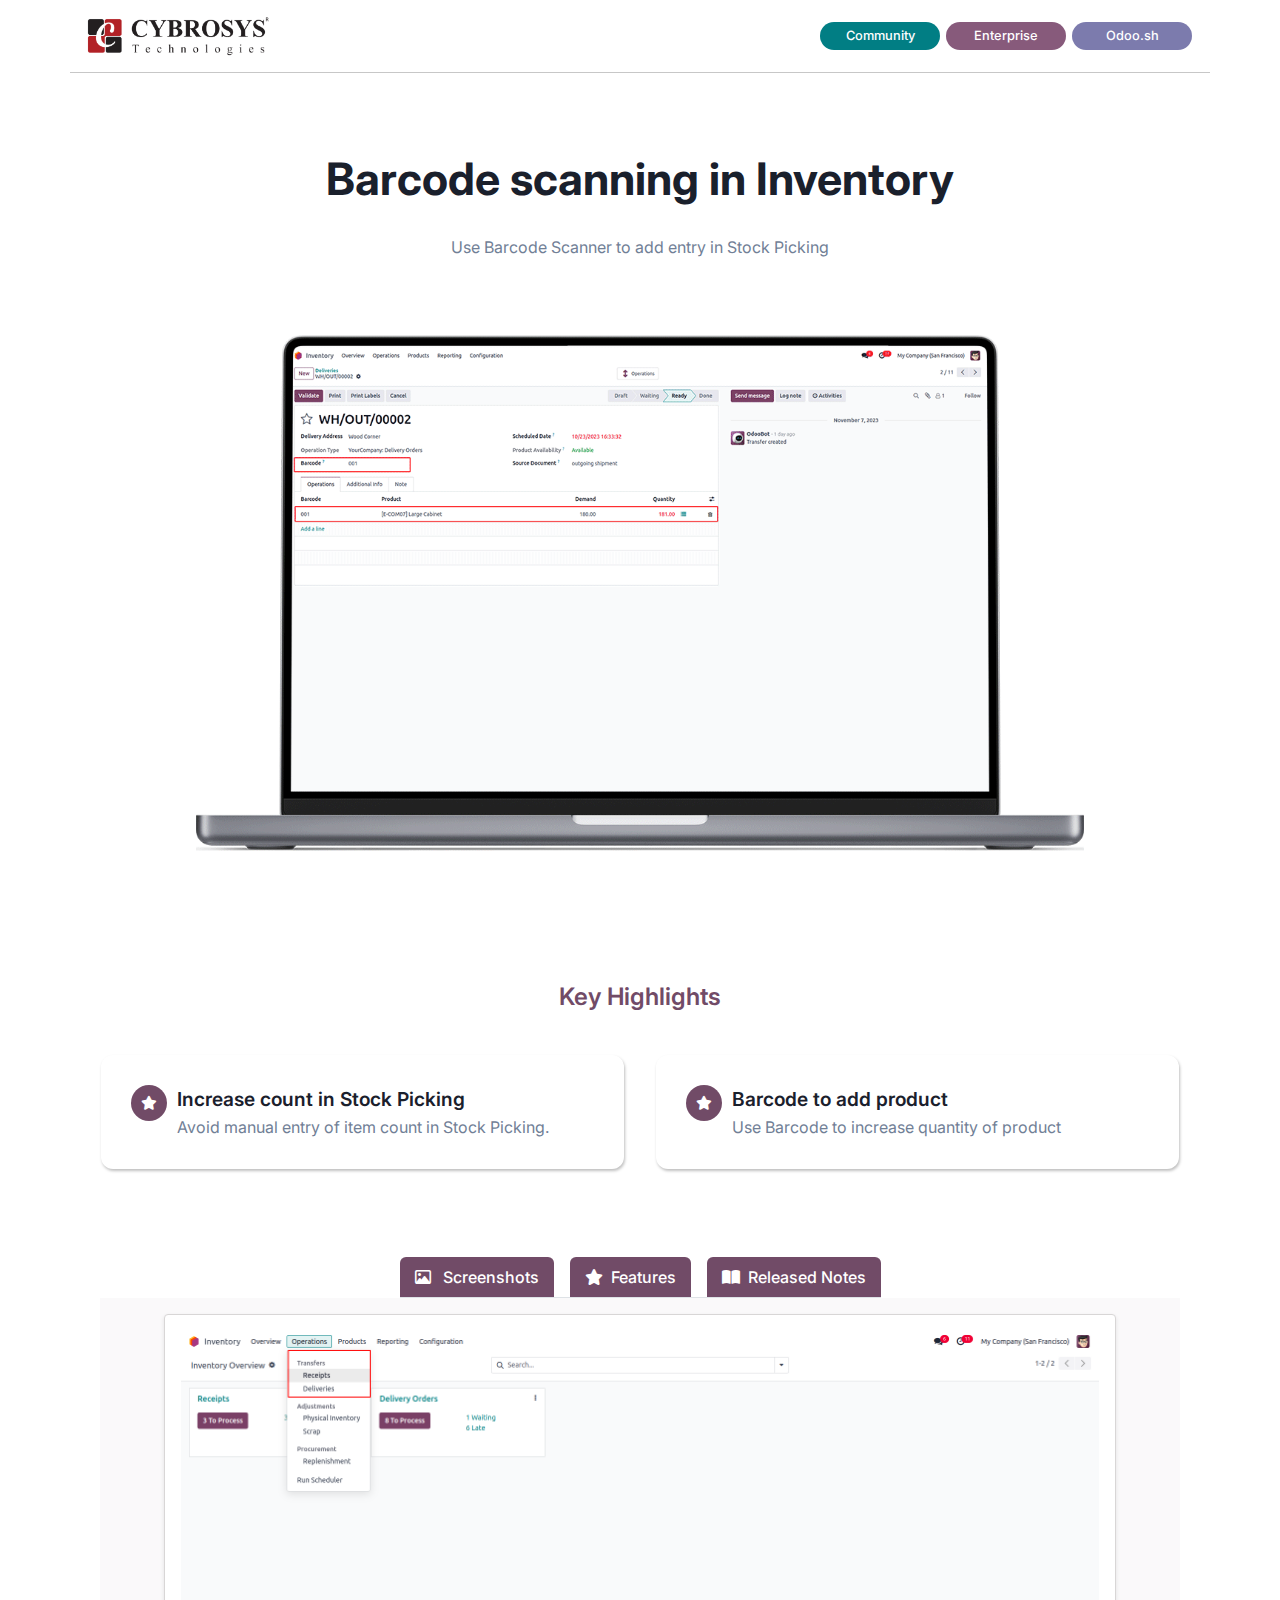
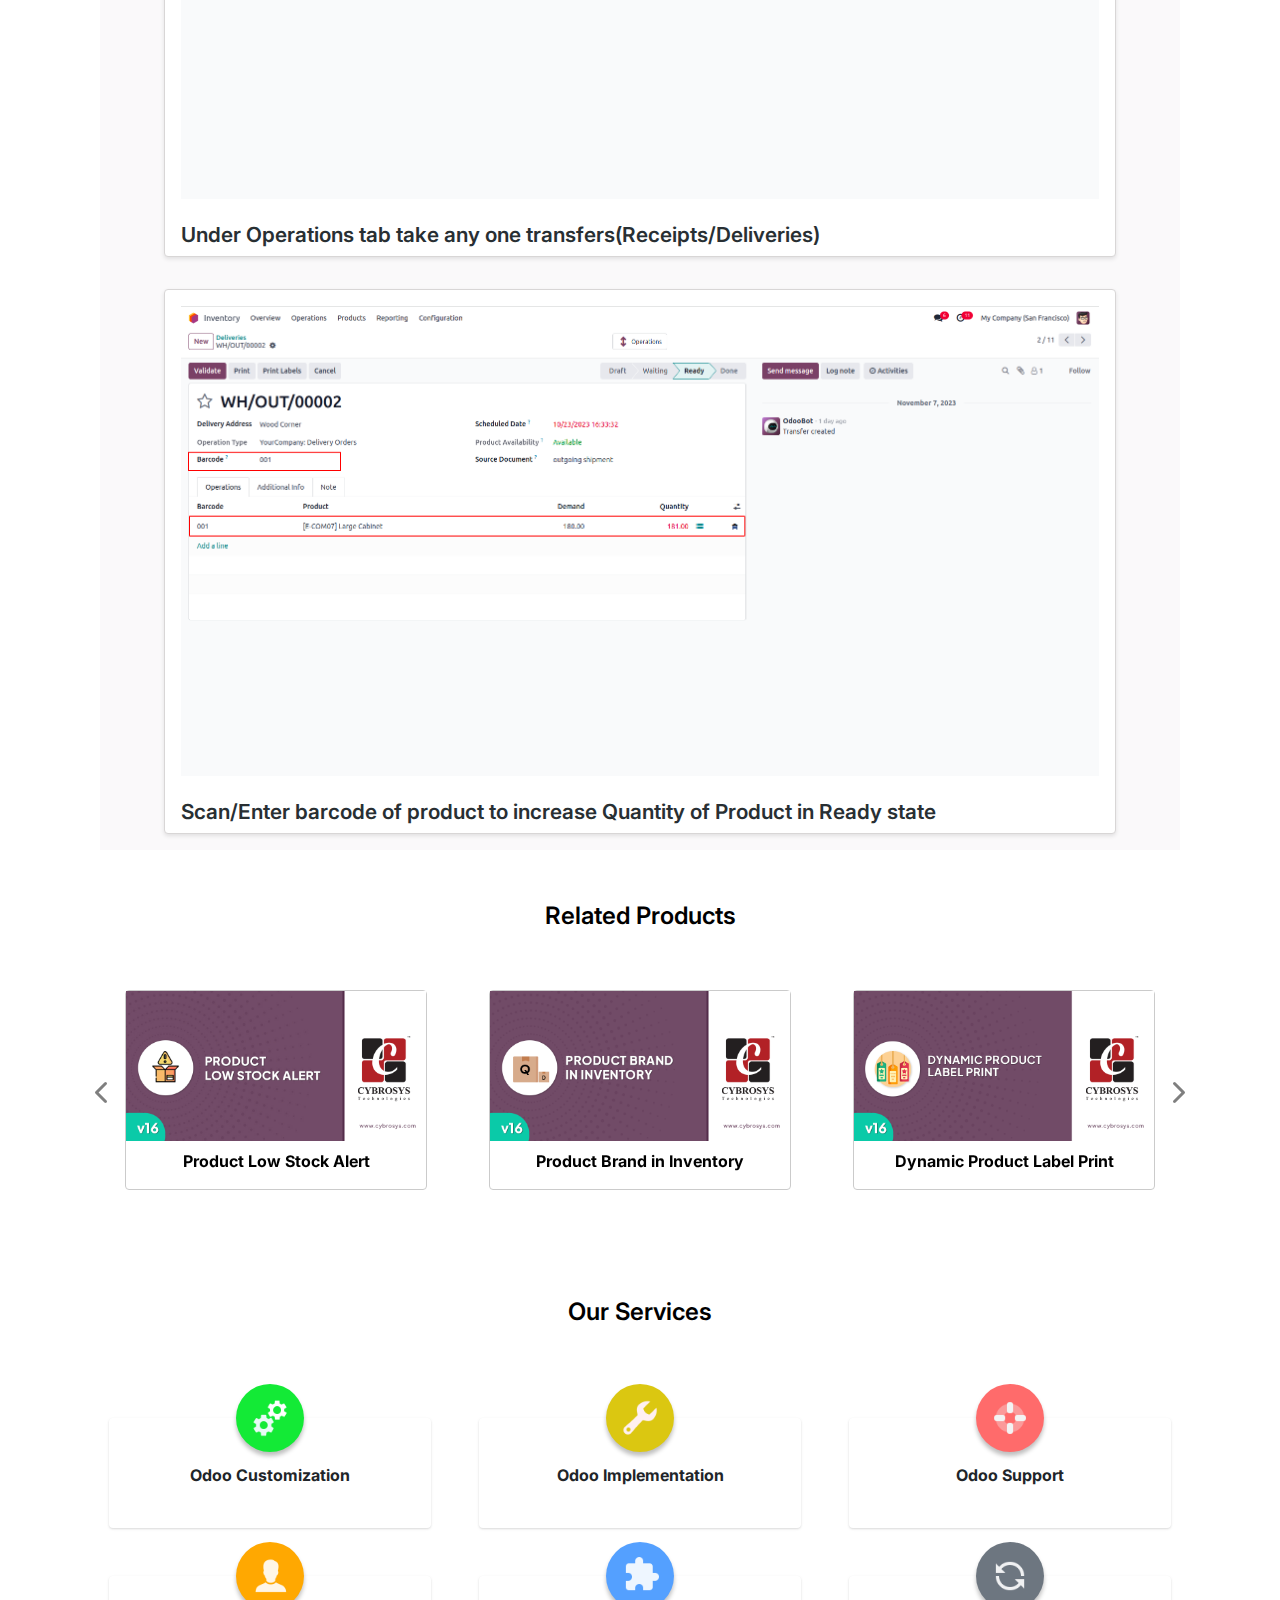
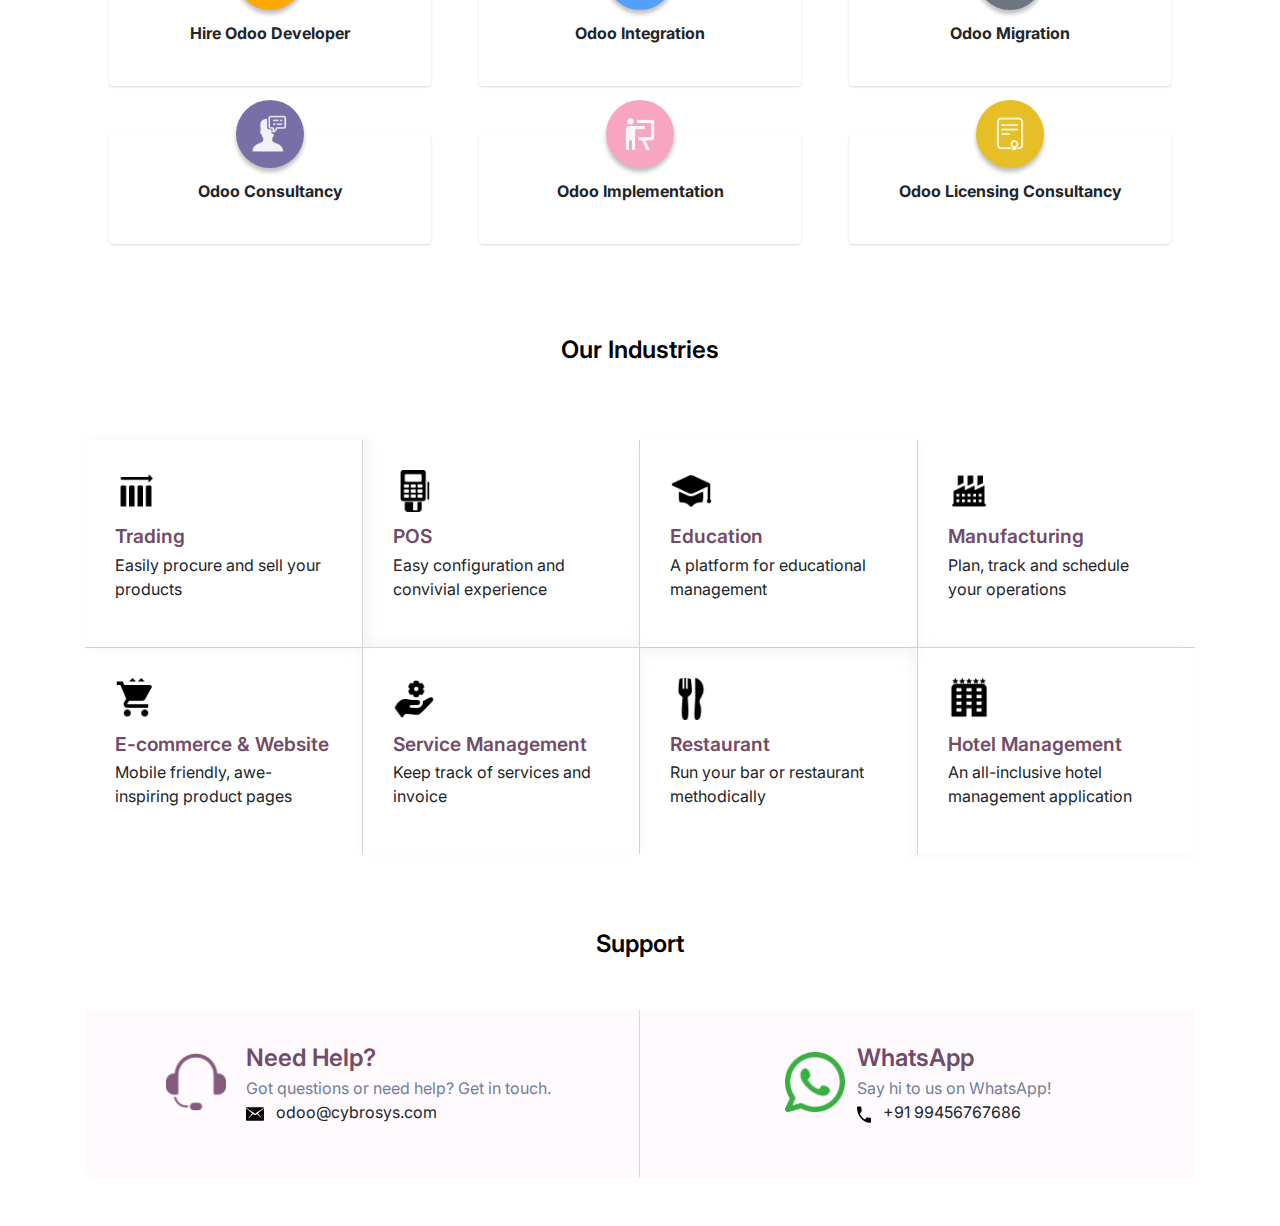
<file: inventory_barcode_scanning/static/description/index.html>
<!DOCTYPE html>
<html lang="en">

<head>
    <meta charset="UTF-8">
    <meta name="viewport" content="width=device-width, initial-scale=1.0">
    <title>Odoo App 3 Index</title>
    <!-- Bootstrap CSS -->
    <link rel="stylesheet" href="https://cdn.jsdelivr.net/npm/bootstrap@4.0.0/dist/css/bootstrap.min.css"
        integrity="sha384-Gn5384xqQ1aoWXA+058RXPxPg6fy4IWvTNh0E263XmFcJlSAwiGgFAW/dAiS6JXm" crossorigin="anonymous">
    <link rel="stylesheet" href="https://cdnjs.cloudflare.com/ajax/libs/font-awesome/6.2.1/css/all.min.css">
    <link rel="preconnect" href="https://fonts.googleapis.com">
    <link rel="preconnect" href="https://fonts.gstatic.com" crossorigin>
    <link href="https://fonts.googleapis.com/css2?family=Inter:wght@400;500;600;700;800&display=swap" rel="stylesheet">
</head>
<body>
    <section>
        <div class="container" style="font-family: 'Inter', sans-serif !important;background-color: #fff !important;">
            <div class="row">
                <div class="col-sm-12 col-md-12 col-lg-12 d-flex justify-content-between flex-wrap align-items-sm-center"
                    style="border-bottom:1px solid rgba(0, 0, 0, 0.22)">
                    <div class="my-3">
                        <img src="assets/misc/Cybrosys R.png" style="width:auto !important; height:40px !important">
                    </div>
                    <div class="my-3 d-flex align-items-center">
                        <div class="text-center"
                            style="background-color:#017E84 !important;font-size: 0.8rem !important; color:#fff !important; font-weight:500 !important; padding:4px !important; margin:0 3px !important; border-radius:50px !important; min-width: 120px !important;">
                            Community
                        </div>
                        <div class="text-center"
                            style="background-color:#875A7B !important; color:#fff !important;font-size: 0.8rem !important; font-weight:500 !important; padding:4px !important; margin:0 3px !important; border-radius:50px !important;min-width: 120px !important;">
                            Enterprise
                        </div>
                        <div class="text-center"
                            style="background-color:#7C7BAD !important; color:#fff !important;font-size: 0.8rem !important; font-weight:500 !important; padding:4px !important; margin:0 3px !important; border-radius:50px !important; min-width: 120px !important;">
                            Odoo.sh
                        </div>
                    </div>
                </div>
            </div>
            <div class="row">
                <div class="col-sm-12 col-md-12 col-lg-12 text-center d-flex align-items-center flex-column"
                    style="margin: 80px 0px !important;">
                    <h1 style="font-size: 2.8rem;font-weight: 700; color: 
                    #1A202C;">
                        Barcode scanning in Inventory</h1>
                    <p class="my-3 mb-4"
                        style="max-width: 80%; font-weight: 400 !important; line-height: 32px; color: #718096;">
                        Use Barcode Scanner to add entry in Stock Picking
                    </p>
                    <div style="width: 80%; margin-top: 3rem;">
                        <img src="assets/screenshots/hero.gif" class="img-responsive" width="100%" height="auto">
                    </div>
                </div>
            </div>
            <div class="container mt-5 mb-5">
                <div class="col-lg-12 d-flex flex-column justify-content-center align-items-center mt-4">
                    <p class="m-0" style="font-weight: 600; font-size: 24px; color:#714b67 !important">Key Highlights
                    </p>
                </div>
                <div class="row py-4">
                    <div class="col-md-6 col-sm-12 p-3">
                        <div class="d-flex   h-100" style="padding: 30px;border-radius: 12px;
                                    background: #FFF;
                                    box-shadow: 1px 2px 3px 0px rgba(0, 0, 0, 0.25); ">
                            <div style="width: 36px; height: 36px; border-radius: 50%; background: #714B67;
                                    display: flex; justify-content: center; align-items: center;
                                    margin-right: 10px; flex-shrink: 0;">
                                <i class="fa-solid fa-star  " style="color: #fff;font-size:14px;"></i>
                            </div>
                            <div>
                                <p style="color: #1A202C;font-weight: 600; 
                                      font-size: 1.2rem; margin-bottom: 2px;">Increase count in Stock Picking</p>
                                <p class="m-0" style="color:#718096">Avoid manual entry
                                of item count in Stock Picking.
                                </p>
                            </div>
                        </div>
                    </div>
                    <div class="col-md-6 col-sm-12 p-3">
                        <div class="d-flex   h-100" style="padding: 30px;border-radius: 12px;
                                    background: #FFF;
                                    box-shadow: 1px 2px 3px 0px rgba(0, 0, 0, 0.25); ">
                            <div style="width: 36px; height: 36px; border-radius: 50%; background: #714B67;
                                    display: flex; justify-content: center; align-items: center;
                                    margin-right: 10px; flex-shrink: 0;">
                                <i class="fa-solid fa-star  " style="color: #fff;font-size:14px;"></i>
                            </div>
                            <div>
                                <p style="color: #1A202C;font-weight: 600;
                                      font-size: 1.2rem; margin-bottom: 2px;">Barcode to add product</p>
                                <p class="m-0" style="color:#718096">Use Barcode to increase quantity of product
                                </p>
                            </div>
                        </div>
                    </div>
                </div>
            </div>
            <div class="container rounded" >
                <ul class="nav nav-tabs d-flex" style="width: fit-content;margin: 0 auto;gap: 1rem;">
                    <li class="col text-center py-2 text-nowrap "
                        style="color: #fff; background-color: #714B67;border-radius: 6px 6px 0px 0px;"><a
                            class="active show" data-toggle="tab" href="#tab1"
                            style="color: #fff;font-weight: 500; background-color: #714B67; text-decoration: none;">
                            <i class="fa-regular fa-image  pr-2" style="color: #fff;"></i>
                            Screenshots</a></li>
                    <li class="col text-center py-2 text-nowrap "
                        style="color: #fff; background-color: #714B67;border-radius: 6px 6px 0px 0px;"><a
                            data-toggle="tab" href="#tab2"
                            style="color: #fff;font-weight: 500;  text-decoration: none;"><i
                                class="fa-solid fa-star  pr-2" style="color: #fff;"></i>Features</a></li>
                    <li class="col text-center py-2 text-nowrap "
                        style="color: #fff; background-color: #714B67;border-radius: 6px 6px 0px 0px;"><a
                            data-toggle="tab" href="#tab3"
                            style="color: #fff;font-weight: 500; text-decoration: none; background-color: #714B67;"><i
                                class="fa-solid fa-book-open  pr-2" style="color: #fff;"></i>Released Notes</a></li>
                </ul>
                <div class="tab-content" style="background-color: rgba(121, 113, 119, 0.04);">
                    <div id="tab1" class="tab-pane fade in active show">
                        <div class="col-lg-12 py-2" style="padding: 1rem 4rem !important;">
                            <div
                                style="border: 1px solid #d8d6d6; border-radius: 4px; background: #fff; box-shadow: 0 2px 4px rgba(0, 0, 0, 0.1);">
                                <div class="row justify-content-center p-3 w-100 m-0">
                                    <img src="assets/screenshots/1.png" class="img-responsive" width="100%" height="auto">
                                </div>
                                <div class="px-3">
                                    <h4 class="mt-2"
                                        style=" font-weight:600 !important; color:#282F33 !important; font-size:1.3rem !important">
                                        Under Operations tab take any one transfers(Receipts/Deliveries)</h4>
                                </div>
                            </div>
                        </div>
                        <div class="col-lg-12 py-2" style="padding: 1rem 4rem !important;">
                            <div
                                style="border: 1px solid #d8d6d6; border-radius: 4px;  background: #fff; box-shadow: 0 2px 4px rgba(0, 0, 0, 0.1);">
                                <div class="row justify-content-center p-3 w-100 m-0">
                                    <img src="assets/screenshots/2.png" class="img-responsive" width="100%" height="auto">
                                </div>
                                <div class="px-3">
                                    <h4 class="mt-2"
                                        style=" font-weight:600 !important; color:#282F33 !important; font-size:1.3rem !important">
                                        Scan/Enter barcode of product to increase Quantity of Product in Ready state</h4>
                                </div>
                            </div>
                        </div>
                    </div>
                    <div id="tab2" class="tab-pane fade">
                        <div class="col-mg-12" style="padding: 1rem 4rem;">
                            <ul style="list-style: none; padding: 1rem 0;font-weight: 500;">
                                <li class="py-3"
                                    style="font-weight: 500;background-color: #fff; border-radius: 4px; padding: 1rem; margin-bottom: 1rem; box-shadow: 0 2px 4px rgba(0, 0, 0, 0.1);">
                                    <span style="margin-right: 12px;"><img src="assets/misc/star (1) 2.svg" alt=""
                                            width="16px"></span>Increase count in Stock Picking.
                                </li>
                                <li class="py-3"
                                    style="font-weight: 500;background-color: #fff; border-radius: 4px; padding: 1rem; margin-bottom: 1rem; box-shadow: 0 2px 4px rgba(0, 0, 0, 0.1);">
                                    <span style="margin-right: 12px;"><img src="assets/misc/star (1) 2.svg" alt=""
                                            width="16px"></span>Barcode to add product.
                                </li>
                            </ul>
                        </div>
                    </div>
                    <div id="tab3" class="tab-pane fade">
                        <div class="col-mg-12 active" style="padding: 1rem 4rem;">
                            <div class="py-3"
                                style="font-weight: 500;background-color: #fff; border-radius: 4px; padding: 1rem; box-shadow: 0 2px 4px rgba(0, 0, 0, 0.1);">
                                <div class="d-flex mb-3" style="font-size: 0.8rem; font-weight: 500;"><span>Version
                                        17.0.1.0.0</span><span class="px-2">|</span><span
                                        style="color: #714B67;font-weight: 600;">Released on:18th Nov 2023</span>
                                </div>
                                <p class="m-0"
                                    style=" color:#718096!important; font-size:1rem !important;line-height: 28px;">

                                    Initial Commit for Barcode scanning in Inventory.</p>
                            </div>
                        </div>
                    </div>
                </div>
            </div>
            <div class="container mt-5">
                <div class="col-lg-12 d-flex flex-column justify-content-center align-items-center mt-5">
                    <p class="m-0" style="font-weight: 600; font-size: 24px; color:#000 !important">Related Products</p>
                </div>
            </div>
        <div id="myCarousel" class="carousel slide py-3" data-ride="carousel">
            <div class="carousel-inner">
                <div class="carousel-item active">
                    <div class="row p-4">
                        <div class="col">
                            <div class="p-3">
                                <a href="https://apps.odoo.com/apps/modules/16.0/low_stocks_product_alert/"
                                   style="color: #000; text-decoration: none;">
                                    <div style="border:1px solid #CBCBCB !important;border-radius: 4px;">
                                        <div style="width: 300px; ">
                                            <img src="assets/modules/1.png"
                                                 alt="" width="100%"
                                                 height="auto">

                                        </div>
                                        <p class="text-center pt-2 text-black font-weight-bold">
                                            Product Low Stock Alert</p>
                                    </div>
                                </a>
                            </div>
                        </div>
                        <div class="col">
                            <div class="p-3">
                                <a href="https://apps.odoo.com/apps/modules/16.0/product_brand_inventory/"
                                   style="color: #000; text-decoration: none;">
                                    <div style="border:1px solid #CBCBCB !important;border-radius: 4px;">
                                        <div style="width: 300px; ">
                                            <img src="assets/modules/2.png"
                                                 alt="" width="100%"
                                                 height="auto">

                                        </div>
                                        <p class="text-center pt-2 text-black font-weight-bold">
                                            Product Brand in Inventory</p>
                                    </div>
                                </a>
                            </div>
                        </div>
                        <div class="col">
                            <div class="p-3">
                                <a href="https://apps.odoo.com/apps/modules/16.0/dynamic_product_label_print/"
                                   style="color: #000; text-decoration: none;">
                                    <div style="border:1px solid #CBCBCB !important;border-radius: 4px;">
                                        <div style="width: 300px; ">
                                            <img src="assets/modules/3.png"
                                                 alt="" width="100%"
                                                 height="auto">

                                        </div>
                                        <p class="text-center pt-2 text-black font-weight-bold">
                                            Dynamic Product Label Print</p>
                                    </div>
                                </a>
                            </div>
                        </div>
                    </div>
                </div>
                <div class="carousel-item">
                    <div class="row p-4">
                        <div class="col">
                            <div class="p-3">
                                <a href="https://apps.odoo.com/apps/modules/16.0/stock_intercompany_transfer/"
                                   style="color: #000; text-decoration: none;">
                                    <div style="border:1px solid #CBCBCB !important;border-radius: 4px;">
                                        <div style="width: 300px; ">
                                            <img src="assets/modules/4.png"
                                                 alt="" width="100%"
                                                 height="auto">

                                        </div>
                                        <p class="text-center pt-2 text-black font-weight-bold">
                                            Inter Company Stock Transfer</p>
                                    </div>
                                </a>
                            </div>
                        </div>
                        <div class="col">
                            <div class="p-3">
                                <a href="https://apps.odoo.com/apps/modules/16.0/automatic_invoice_and_post/"
                                   style="color: #000; text-decoration: none;">
                                    <div style="border:1px solid #CBCBCB !important;border-radius: 4px;">
                                        <div style="width: 300px;">
                                            <img src="assets/modules/5.png"
                                                 alt="" width="100%"
                                                 height="auto">

                                        </div>
                                        <p class="text-center pt-2 text-black font-weight-bold">
                                            Automatic Invoice and Post</p>
                                    </div>
                                </a>
                            </div>
                        </div>
                        <div class="col">
                            <div class="p-3">
                                <a href="https://apps.odoo.com/apps/modules/16.0/multi_barcode_for_products/"
                                   style="color: #000; text-decoration: none;">
                                    <div style="border:1px solid #CBCBCB !important;border-radius: 4px;">
                                        <div style="width: 300px;">
                                            <img src="assets/modules/6.png"
                                                 alt="" width="100%"
                                                 height="auto">
                                        </div>
                                        <p class="text-center pt-2 text-black font-weight-bold">
                                            Multi Barcode for Products</p>
                                    </div>
                                </a>
                            </div>
                        </div>
                    </div>
                </div>
            </div>
            <a class="carousel-control-prev" href="#myCarousel"
               data-slide="prev" style="width: 35px; color: #000;">
                    <span class="carousel-control-prev-icon">
                        <i class="fa fa-chevron-left"
                           style="font-size: 24px;"></i>
                    </span>
            </a>
            <a class="carousel-control-next" href="#myCarousel"
               data-slide="next" style="width: 35px; color: #000;">
                    <span class="carousel-control-next-icon">
                        <i class="fa fa-chevron-right"
                           style="font-size: 24px;"></i>
                    </span>
            </a>
        </div>
            <div class="container mt-5">
                <div class="col-lg-12 d-flex flex-column justify-content-center align-items-center mt-4">
                    <p class="m-0" style="font-weight: 600; font-size: 24px; color:#000 !important">Our Services</p>

                </div>
            </div>
            <div class="container my-5">
                <div class="row py-3">
                    <div class="col-md-4 col-sm-6 px-4 py-4">
                        <div
                            style="background-color: #fff; padding: 25px; text-align: center;  box-shadow: rgba(0, 0, 0, 0.1) 0px 1px 3px 0px, rgba(0, 0, 0, 0.06) 0px 1px 2px 0px; position: relative;border-radius: 4px;">
                            <div style="position: absolute; top: 0%; left: 50%; transform: translate(-50%, -50%);">
                                <div style="background-color:#13EA36 ; border-radius: 50%; padding: 15px;    width: 68px;
                                    height: 68px; display: inline-block; box-shadow:0px 4px 4px rgba(0, 0, 0, 0.25);">
                                    <img src="assets/icons/cogs.png" alt="service-icon" width="38px" height="auto">
                                </div>
                            </div>
                            <p style="margin-top: 20px; font-weight: bold;">Odoo Customization</p>
                        </div>
                    </div>
                    <div class="col-md-4 col-sm-6 px-4 py-4">
                        <div
                            style="background-color: #fff; padding: 25px; text-align: center; box-shadow: rgba(0, 0, 0, 0.1) 0px 1px 3px 0px, rgba(0, 0, 0, 0.06) 0px 1px 2px 0px; position: relative;border-radius: 4px;">
                            <div style="position: absolute; top: 0%; left: 50%; transform: translate(-50%, -50%);">
                                <div style="background-color:#DBC711; border-radius: 50%; padding: 15px;    width: 68px;
                                    height: 68px; display: inline-block; box-shadow:0px 4px 4px rgba(0, 0, 0, 0.25);">
                                    <img src="assets/icons/wrench.png" alt="service-icon" width="38px" height="auto">
                                </div>
                            </div>
                            <p style="margin-top: 20px; font-weight: bold;">Odoo Implementation</p>
                        </div>
                    </div>
                    <div class="col-md-4 col-sm-6 px-4 py-4">
                        <div
                            style="background-color: #fff; padding: 25px; text-align: center;  box-shadow: rgba(0, 0, 0, 0.1) 0px 1px 3px 0px, rgba(0, 0, 0, 0.06) 0px 1px 2px 0px; position: relative; border-radius: 4px;">
                            <div style="position: absolute; top: 0%; left: 50%; transform: translate(-50%, -50%);">
                                <div style="background-color:#FF6B6B ; border-radius: 50%; padding: 15px;    width: 68px;
                                    height: 68px; display: inline-block; box-shadow:0px 4px 4px rgba(0, 0, 0, 0.25);">
                                    <img src="assets/icons/lifebuoy.png" alt="service-icon" width="38px" height="auto">
                                </div>
                            </div>
                            <p style="margin-top: 20px; font-weight: bold;">Odoo Support</p>
                        </div>
                    </div>
                    <div class="col-md-4 col-sm-6 px-4 py-4">
                        <div
                            style="background-color: #fff; padding: 25px; text-align: center; box-shadow: rgba(0, 0, 0, 0.1) 0px 1px 3px 0px, rgba(0, 0, 0, 0.06) 0px 1px 2px 0px; position: relative; border-radius: 4px;">
                            <div style="position: absolute; top: 0%; left: 50%; transform: translate(-50%, -50%);">
                                <div style="background-color:#FFA801 ; border-radius: 50%; padding: 15px;    width: 68px;
                                    height: 68px; display: inline-block; box-shadow:0px 4px 4px rgba(0, 0, 0, 0.25);">
                                    <img src="assets/icons/user.png" alt="service-icon" width="38px" height="auto">
                                </div>
                            </div>
                            <p style="margin-top: 20px; font-weight: bold;">Hire Odoo Developer</p>
                        </div>
                    </div>
                    <div class="col-md-4 col-sm-6 px-4 py-4">
                        <div
                            style="background-color: #fff; padding: 25px; text-align: center;  box-shadow: rgba(0, 0, 0, 0.1) 0px 1px 3px 0px, rgba(0, 0, 0, 0.06) 0px 1px 2px 0px; position: relative; border-radius: 4px;">

                            <div style="position: absolute; top: 0%; left: 50%; transform: translate(-50%, -50%);">
                                <div style="background-color:#54A0FF; border-radius: 50%; padding: 15px;    width: 68px;
                                    height: 68px; display: inline-block; box-shadow:0px 4px 4px rgba(0, 0, 0, 0.25);">
                                    <img src="assets/icons/puzzle.png" alt="service-icon" width="38px" height="auto">
                                </div>
                            </div>
                            <p style="margin-top: 20px; font-weight: bold;">Odoo Integration</p>
                        </div>
                    </div>
                    <div class="col-md-4 col-sm-6 px-4 py-4">
                        <div
                            style="background-color: #fff; padding: 25px; text-align: center;  box-shadow: rgba(0, 0, 0, 0.1) 0px 1px 3px 0px, rgba(0, 0, 0, 0.06) 0px 1px 2px 0px; position: relative;border-radius: 4px;">
                            <div style="position: absolute; top: 0%; left: 50%; transform: translate(-50%, -50%);">
                                <div style="background-color:#6D7680 ; border-radius: 50%; padding: 15px;    width: 68px;
                                    height: 68px; display: inline-block; box-shadow:0px 4px 4px rgba(0, 0, 0, 0.25);">
                                    <img src="assets/icons/update.png" alt="service-icon" width="38px" height="auto">
                                </div>
                            </div>
                            <p style="margin-top: 20px; font-weight: bold;">Odoo Migration</p>
                        </div>
                    </div>
                    <div class="col-md-4 col-sm-6 px-4 py-4">
                        <div
                            style="background-color: #fff; padding: 25px; text-align: center;  box-shadow: rgba(0, 0, 0, 0.1) 0px 1px 3px 0px, rgba(0, 0, 0, 0.06) 0px 1px 2px 0px; position: relative;border-radius: 4px;">
                            <div style="position: absolute; top: 0%; left: 50%; transform: translate(-50%, -50%);">
                                <div style="background-color:#786FA6 ; border-radius: 50%; padding: 15px;    width: 68px;
                                    height: 68px; display: inline-block; box-shadow:0px 4px 4px rgba(0, 0, 0, 0.25);">
                                    <img src="assets/icons/consultation.png" alt="service-icon" width="38px" height="auto">
                                </div>
                            </div>
                            <p style="margin-top: 20px; font-weight: bold;">Odoo Consultancy</p>
                        </div>
                    </div>
                    <div class="col-md-4 col-sm-6 px-4 py-4">
                        <div
                            style="background-color: #fff; padding: 25px; text-align: center; box-shadow: rgba(0, 0, 0, 0.1) 0px 1px 3px 0px, rgba(0, 0, 0, 0.06) 0px 1px 2px 0px;position: relative;border-radius: 4px;">
                            <div style="position: absolute; top: 0%; left: 50%; transform: translate(-50%, -50%);">
                                <div style="background-color:#F8A5C2 ; border-radius: 50%; padding: 15px;    width: 68px;
                                    height: 68px; display: inline-block; box-shadow:0px 4px 4px rgba(0, 0, 0, 0.25);">
                                    <img src="assets/icons/training.png" alt="service-icon" width="38px" height="auto">
                                </div>
                            </div>
                            <p style="margin-top: 20px; font-weight: bold;">Odoo Implementation</p>
                        </div>
                    </div>
                    <div class="col-md-4 col-sm-6 px-4 py-4">
                        <div
                            style="background-color: #fff; padding: 25px; text-align: center;  box-shadow: rgba(0, 0, 0, 0.1) 0px 1px 3px 0px, rgba(0, 0, 0, 0.06) 0px 1px 2px 0px; position: relative;border-radius: 4px;">
                            <div style="position: absolute; top: 0%; left: 50%; transform: translate(-50%, -50%);">
                                <div style="background-color:#E6BE26; border-radius: 50%; padding: 15px;    width: 68px;
                                    height: 68px; display: inline-block; box-shadow:0px 4px 4px rgba(0, 0, 0, 0.25);">
                                    <img src="assets/icons/license.png" alt="service-icon" width="38px" height="auto">
                                </div>
                            </div>
                            <p style="margin-top: 20px; font-weight: bold;">Odoo Licensing Consultancy</p>
                        </div>
                    </div>
                </div>
            </div>
            <div class="container mt-5">
                <div class="col-lg-12 d-flex flex-column justify-content-center align-items-center mt-4">
                    <p class="m-0" style="font-weight: 600; font-size: 24px; color:#000 !important">Our Industries</p>

                </div>
            </div>
            <div class="container">
                <div class="row my-5 py-4">
                    <div class="col-md-3 col-sm-6 p-0">
                        <div class="d-flex flex-column h-100 "
                            style="border-right: 1px solid rgb(209, 209, 209); border-bottom: 1px solid  rgb(209, 209, 209); padding: 30px; box-shadow: 6px 0 10px rgba(228, 227, 227, 0.373);">
                            <img src="assets/icons/trading-black.png" width="42px" height="auto" alt="">
                            <p style="color: #714B67;font-weight: 600; margin-top: 10px;
                           font-size: 1.2rem; margin-bottom: 2px;">Trading</p>
                            <p>Easily procure and sell your products</p>
                        </div>
                    </div>
                    <div class="col-md-3 col-sm-6  p-0">
                        <div class="d-flex flex-column h-100"
                            style="border-right: 1px solid rgb(209, 209, 209);border-bottom: 1px solid  rgb(209, 209, 209); padding: 30px;">
                            <img src="assets/icons/pos-black.png" width="42px" height="auto" alt="">
                            <p style="color: #714B67;font-weight: 600; margin-top: 10px;
                            font-size: 1.2rem; margin-bottom: 2px;">POS</p>
                            <p>Easy configuration and convivial experience</p>
                        </div>
                    </div>
                    <div class="col-md-3 col-sm-6  p-0">
                        <div class="d-flex flex-column h-100"
                            style="border-right: 1px solid  rgb(209, 209, 209);border-bottom: 1px solid   rgba(0, 0, 0, 0.2); padding: 30px; box-shadow: 0 5px 10px  rgba(228, 227, 227, 0.373)">
                            <img src="assets/icons/education-black.png" width="42px" height="auto" alt="">
                            <p style="color: #714B67;font-weight: 600; margin-top: 10px;
                            font-size: 1.2rem; margin-bottom: 2px;">Education</p>
                            <p>A platform for educational management</p>
                        </div>
                    </div>
                    <div class="col-md-3 col-sm-6  p-0">
                        <div class="d-flex flex-column h-100"
                            style="border-bottom: 1px solid  rgb(209, 209, 209); padding: 30px; ">
                            <img src="assets/icons/manufacturing-black.png" width="42px" height="auto" alt="">
                            <p style="color: #714B67;font-weight: 600; margin-top: 10px;
                            font-size: 1.2rem; margin-bottom: 2px;">Manufacturing</p>
                            <p>Plan, track and schedule your operations</p>
                        </div>
                    </div>
                    <div class="col-md-3 col-sm-6 p-0">
                        <div class="d-flex flex-column h-100"
                            style="border-right: 1px solid  rgb(209, 209, 209); padding: 30px;">
                            <img src="assets/icons/ecom-black.png" width="42px" height="auto" alt="">
                            <p style="color: #714B67;font-weight: 600; margin-top: 10px;
                            font-size: 1.2rem; margin-bottom: 2px;">E-commerce & Website</p>
                            <p>Mobile friendly, awe-inspiring product pages</p>
                        </div>
                    </div>
                    <div class="col-md-3 col-sm-6   p-0">
                        <div class="d-flex flex-column h-100"
                            style="border-right: 1px solid  rgb(209, 209, 209); padding: 30px;box-shadow: 0 -5px 10px  rgba(228, 227, 227, 0.373);">
                            <img src="assets/icons/service-black.png" width="42px" height="auto" alt="">
                            <p style="color: #714B67;font-weight: 600; margin-top: 10px;
                            font-size: 1.2rem; margin-bottom: 2px;">Service Management</p>
                            <p>Keep track of services and invoice</p>
                        </div>
                    </div>
                    <div class="col-md-3 col-sm-6    p-0">
                        <div class="d-flex flex-column h-100"
                            style="border-right: 1px solid  rgb(209, 209, 209); padding: 30px; ">
                            <img src="assets/icons/restaurant-black.png" width="42px" height="auto" alt="">
                            <p style="color: #714B67;font-weight: 600; margin-top: 10px;
                            font-size: 1.2rem; margin-bottom: 2px;">Restaurant</p>
                            <p>Run your bar or restaurant methodically</p>
                        </div>
                    </div>
                    <div class="col-md-3 col-sm-6   p-0">
                        <div class="d-flex flex-column h-100"
                            style=" padding: 30px;box-shadow: -5px 0 10px  rgba(228, 227, 227, 0.373);">
                            <img src="assets/icons/hotel-black.png" width="42px" height="auto" alt="">
                            <p style="color: #714B67;font-weight: 600; margin-top: 10px;
                            font-size: 1.2rem; margin-bottom: 2px;">Hotel Management</p>
                            <p>An all-inclusive hotel management application</p>
                        </div>
                    </div>
                </div>
            </div>
            <div class="container mt-5">
                <div class="col-lg-12 d-flex flex-column justify-content-center align-items-center mt-5">
                    <p class="m-0" style="font-weight: 600; font-size: 24px; color:#000 !important">Support</p>
                </div>
            </div>
            <div class="container my-5">
                <div class="row" style="background-color: #FFFAFE;">
                    <div class="col-md-6 pb-4  d-flex align-items-center justify-content-center"
                        style="border-right: 1px solid #D9D9D9;">
                        <div style="padding: 30px;">
                            <div class="d-flex align-items-center">
                                <img src="assets/misc/support (1) 1.svg" alt="" width="60px" style="margin-right: 12px;">
                                <div style="padding: 0px 8px;">
                                    <span
                                        style="color: #714B67;font-size: 24px;font-weight: 600;padding-bottom: 1rem;">Need
                                        Help?</span>
                                    <p class="m-0" style="color:#718096;">Got questions or need help? Get in touch.</p>
                                    <div style="font-weight: 400;"><span><img src="assets/misc/support-email.svg" alt=""
                                                width="18px"
                                                style="filter: invert(1);margin-right: 0.8rem;"></span>odoo@cybrosys.com
                                    </div>
                                </div>
                            </div>
                        </div>
                    </div>
                    <div class="col-md-6 pb-4 d-flex align-items-center justify-content-center">
                        <div style="padding: 30px;">
                            <div class="d-flex align-items-center">
                                <img src="assets/misc/whatsapp 1.svg" alt="" width="60px" style="margin-right: 12px;">
                                <div>
                                    <span style="color: #714B67;font-size: 24px;font-weight: 600;">WhatsApp</span>
                                    <p class="m-0" style="color:#718096;">Say hi to us on WhatsApp!</p>
                                    <div style="font-weight: 400; font-size: 16px;"><span><img src="assets/misc/phone.svg"
                                                alt="" width="14px"
                                                style="filter: invert(1); margin-right: 0.8rem;"></span>+91
                                        99456767686</div>
                                </div>
                            </div>
                        </div>
                    </div>
                </div>
            </div>
        </div>
    </section>
    <!-- Optional JavaScript -->
    <!-- jQuery first, then Popper.js, then Bootstrap JS -->
    <script src="https://ajax.googleapis.com/ajax/libs/jquery/3.5.1/jquery.min.js"></script>
    <script src="https://maxcdn.bootstrapcdn.com/bootstrap/4.5.2/js/bootstrap.min.js"></script>
</body>
</html>
</file>
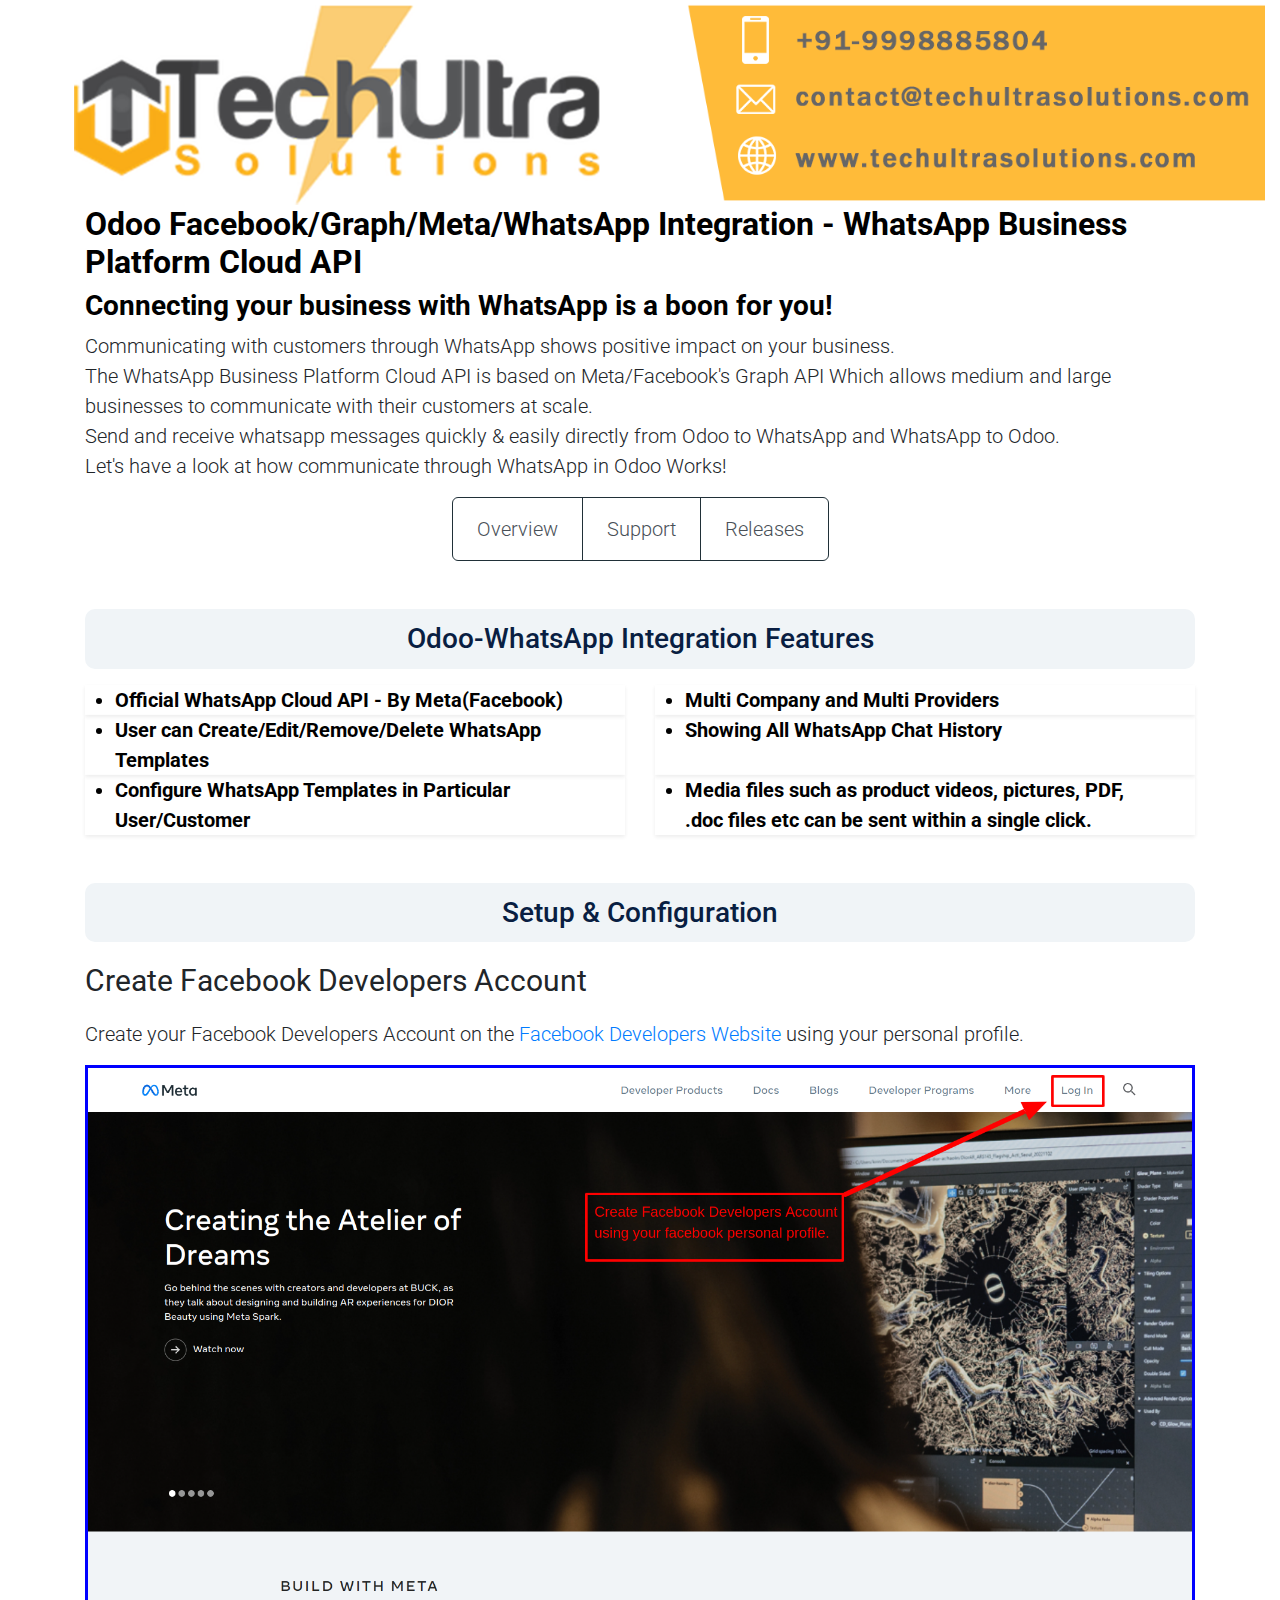
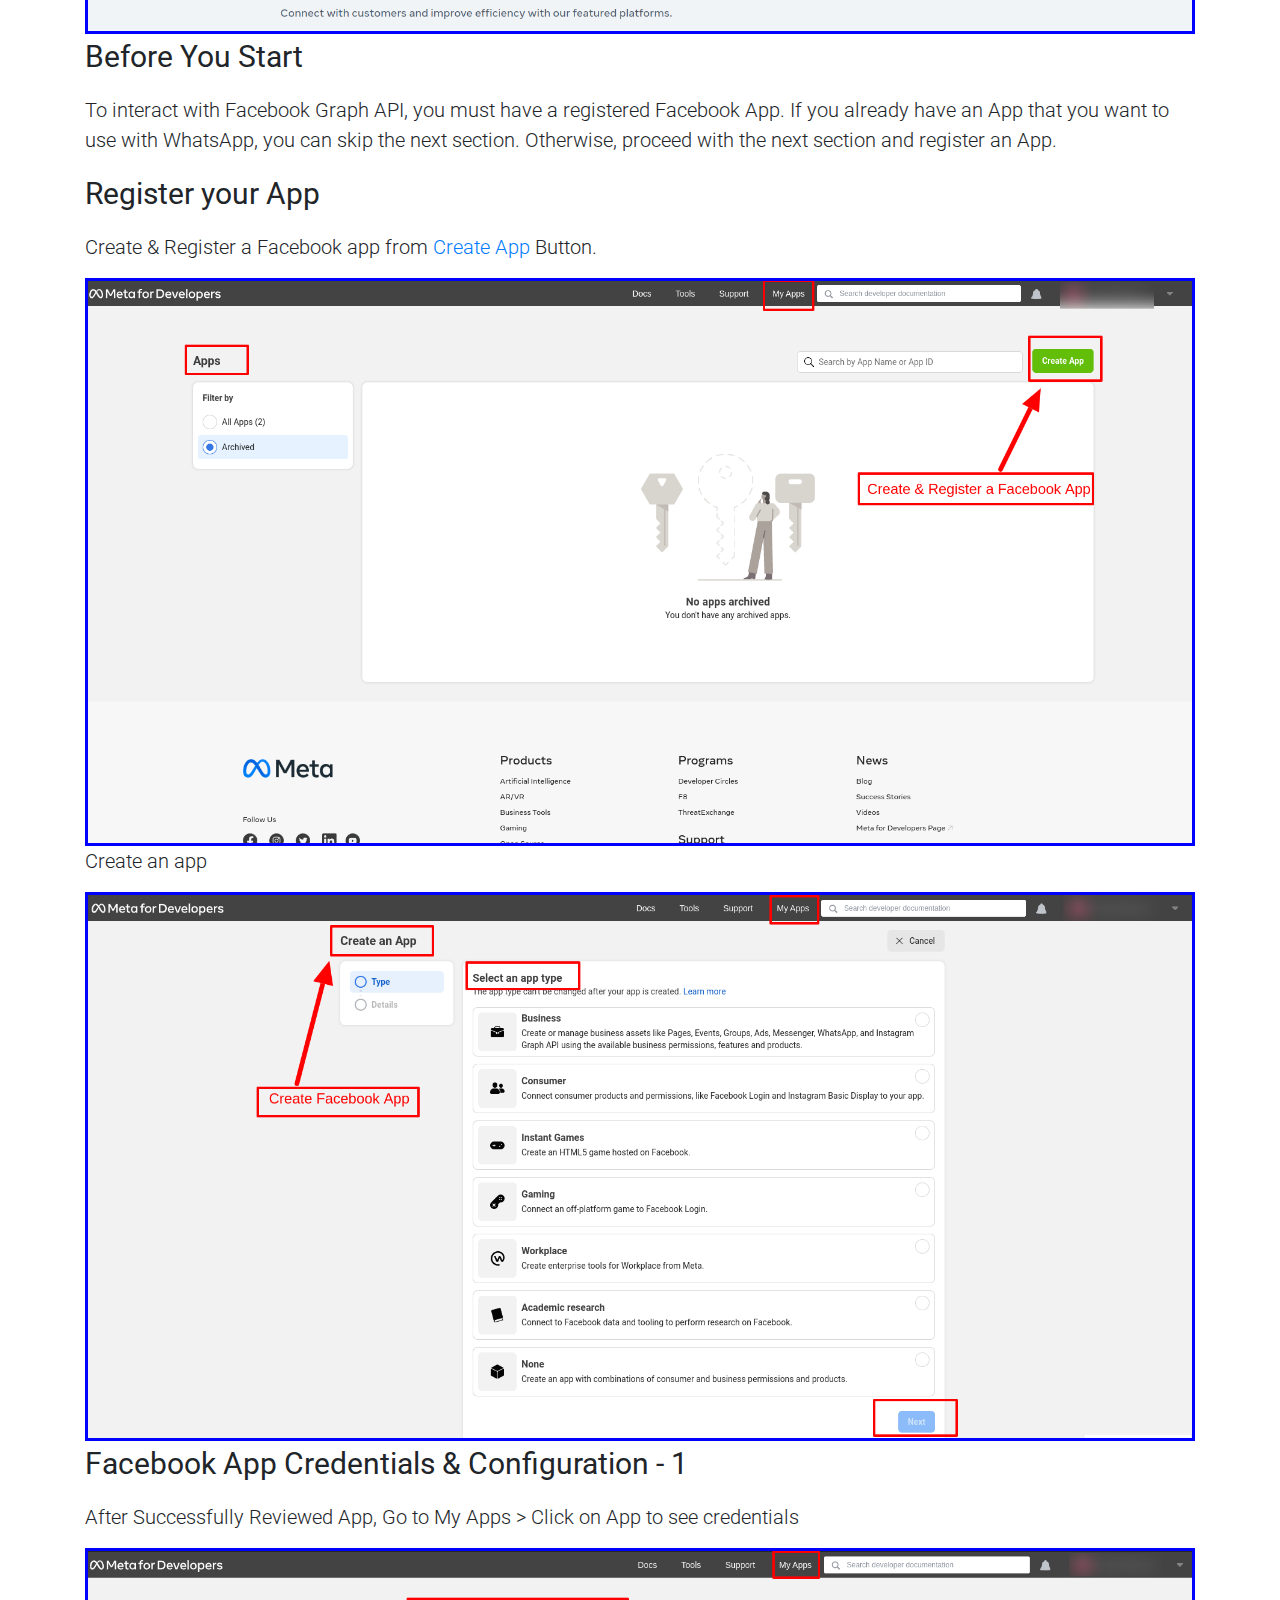
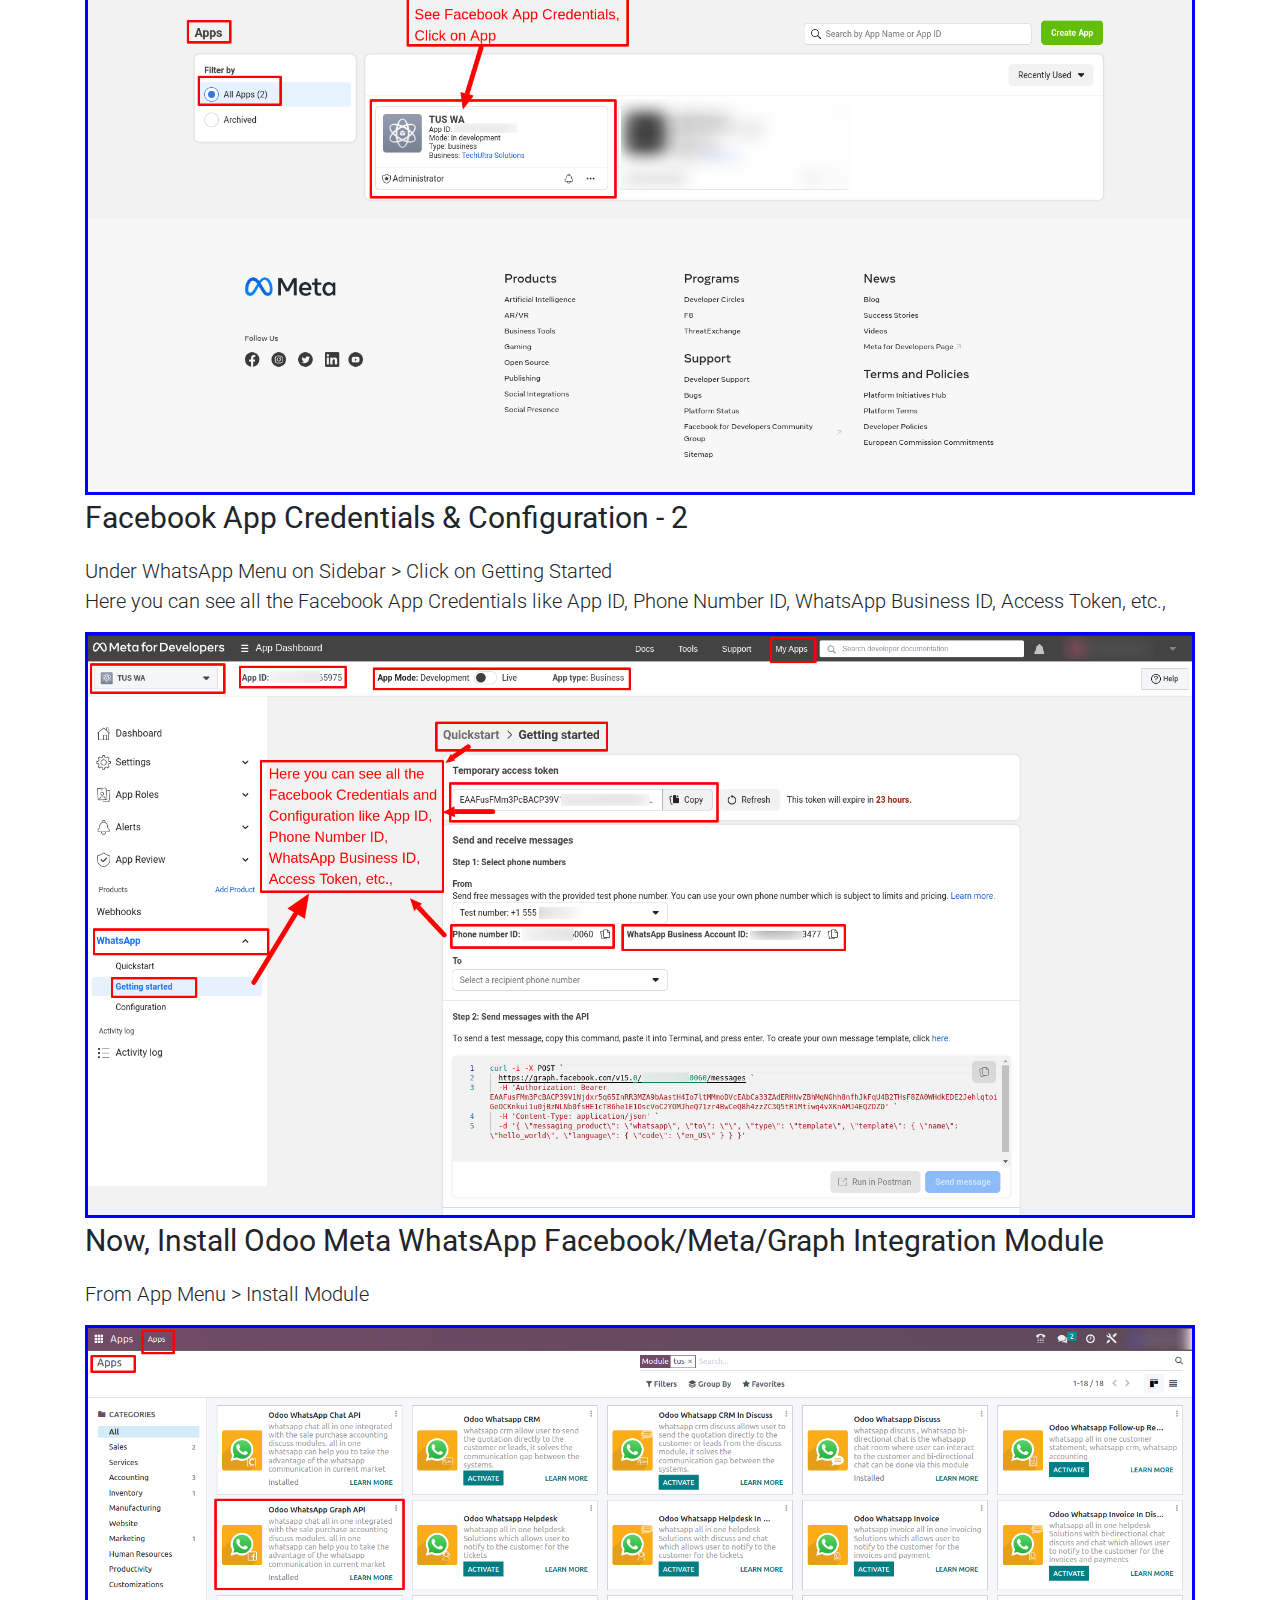
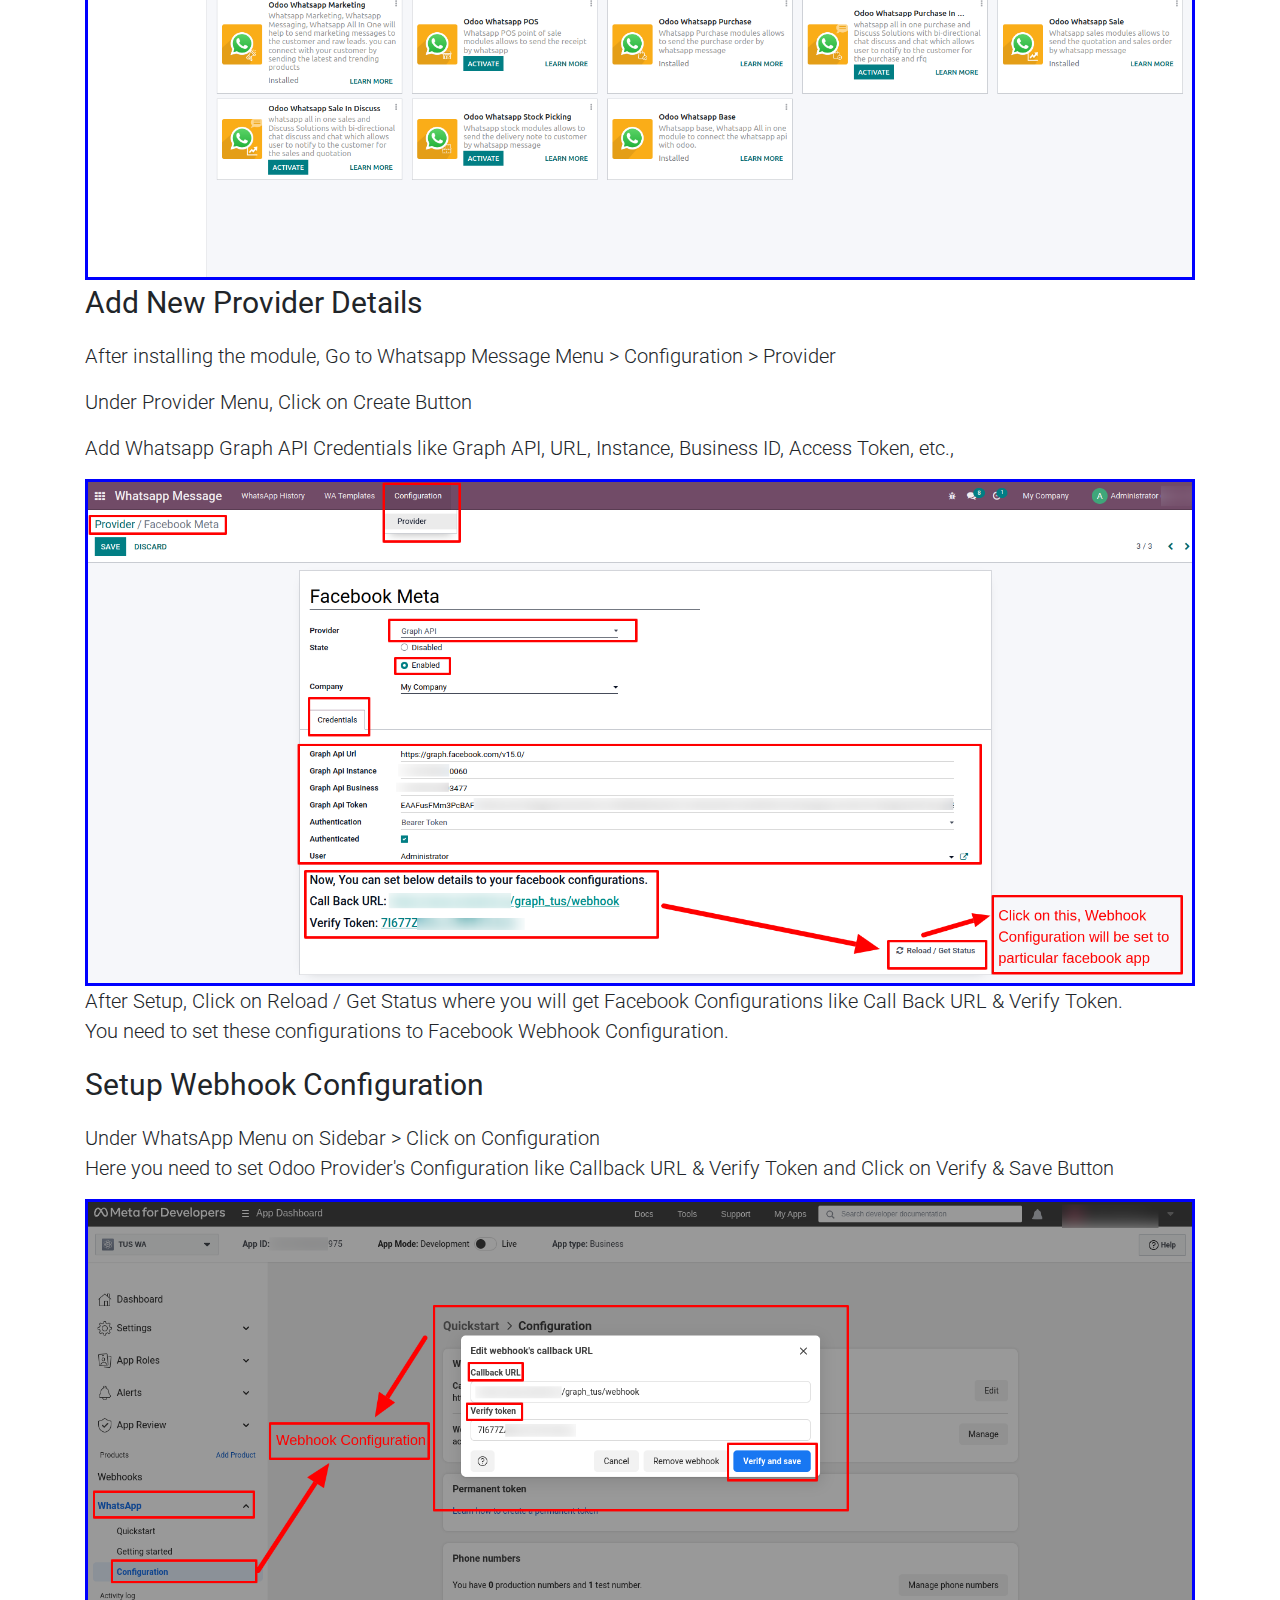
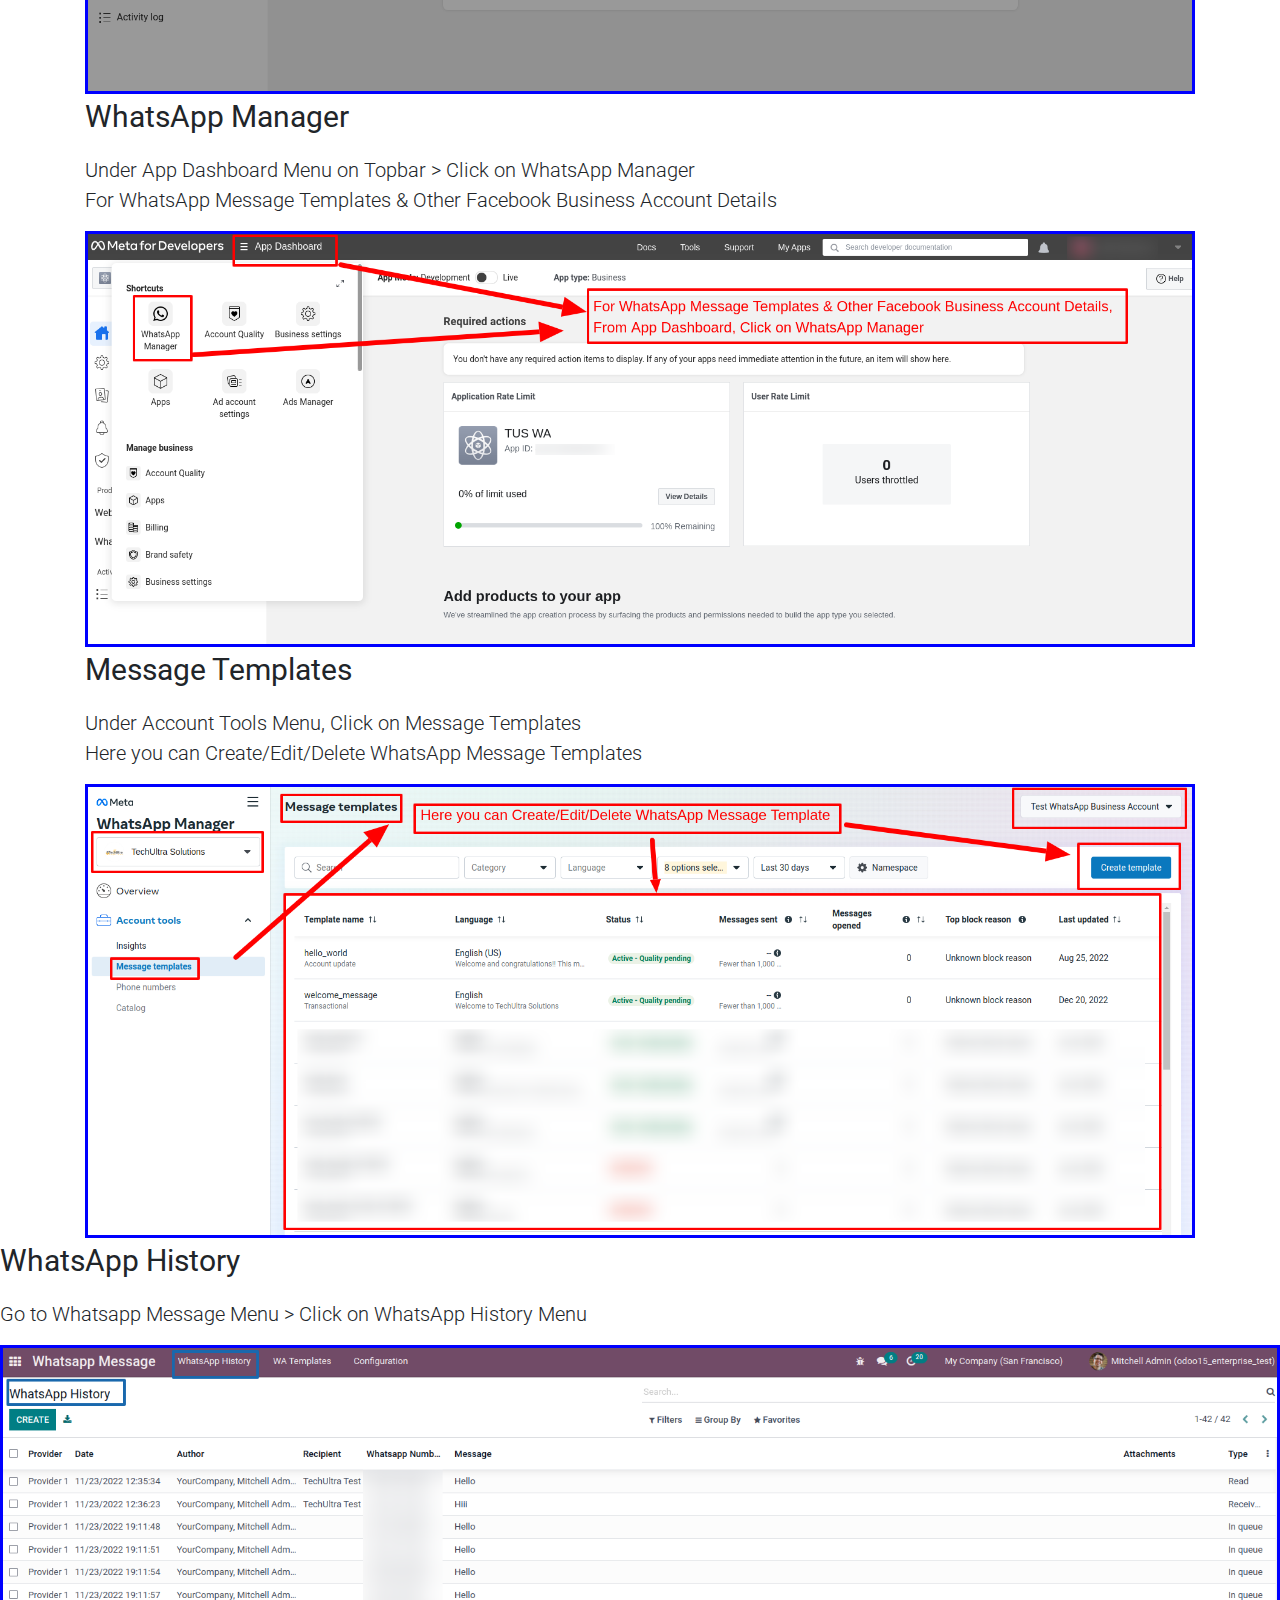
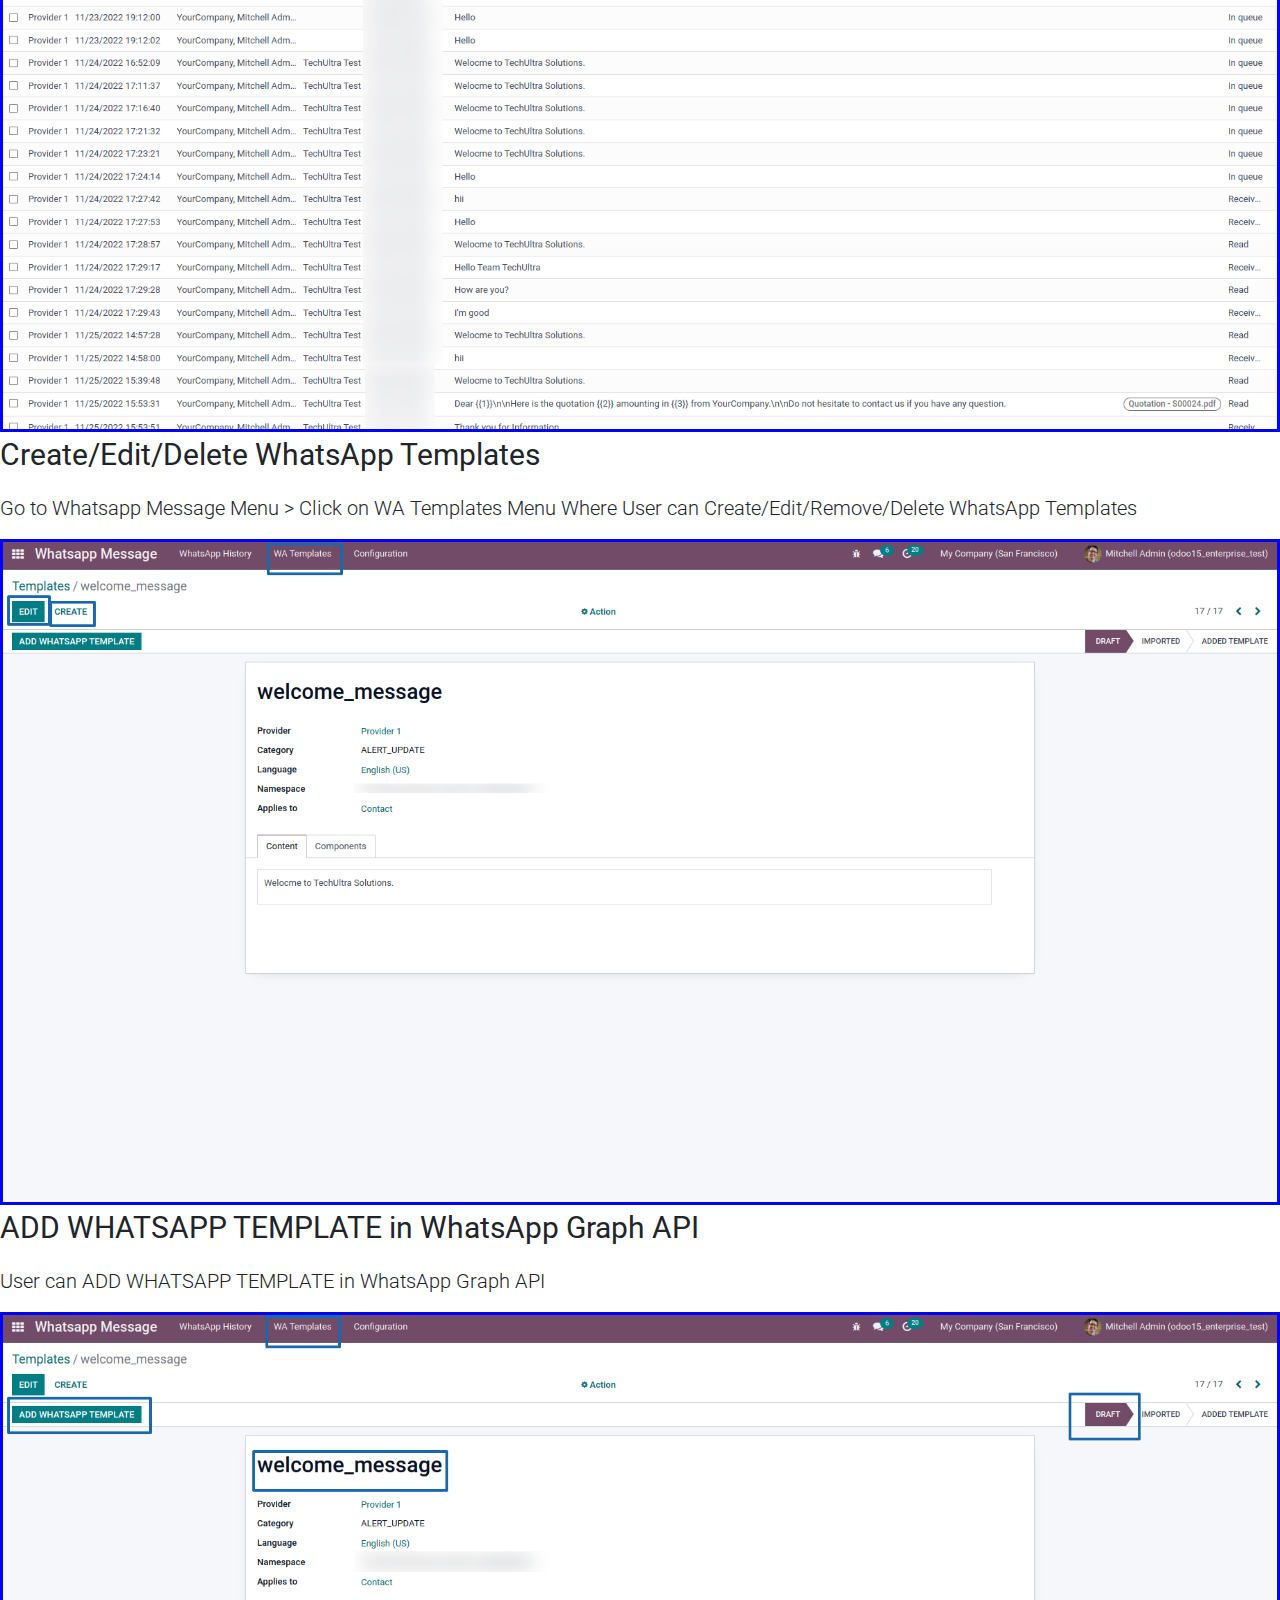
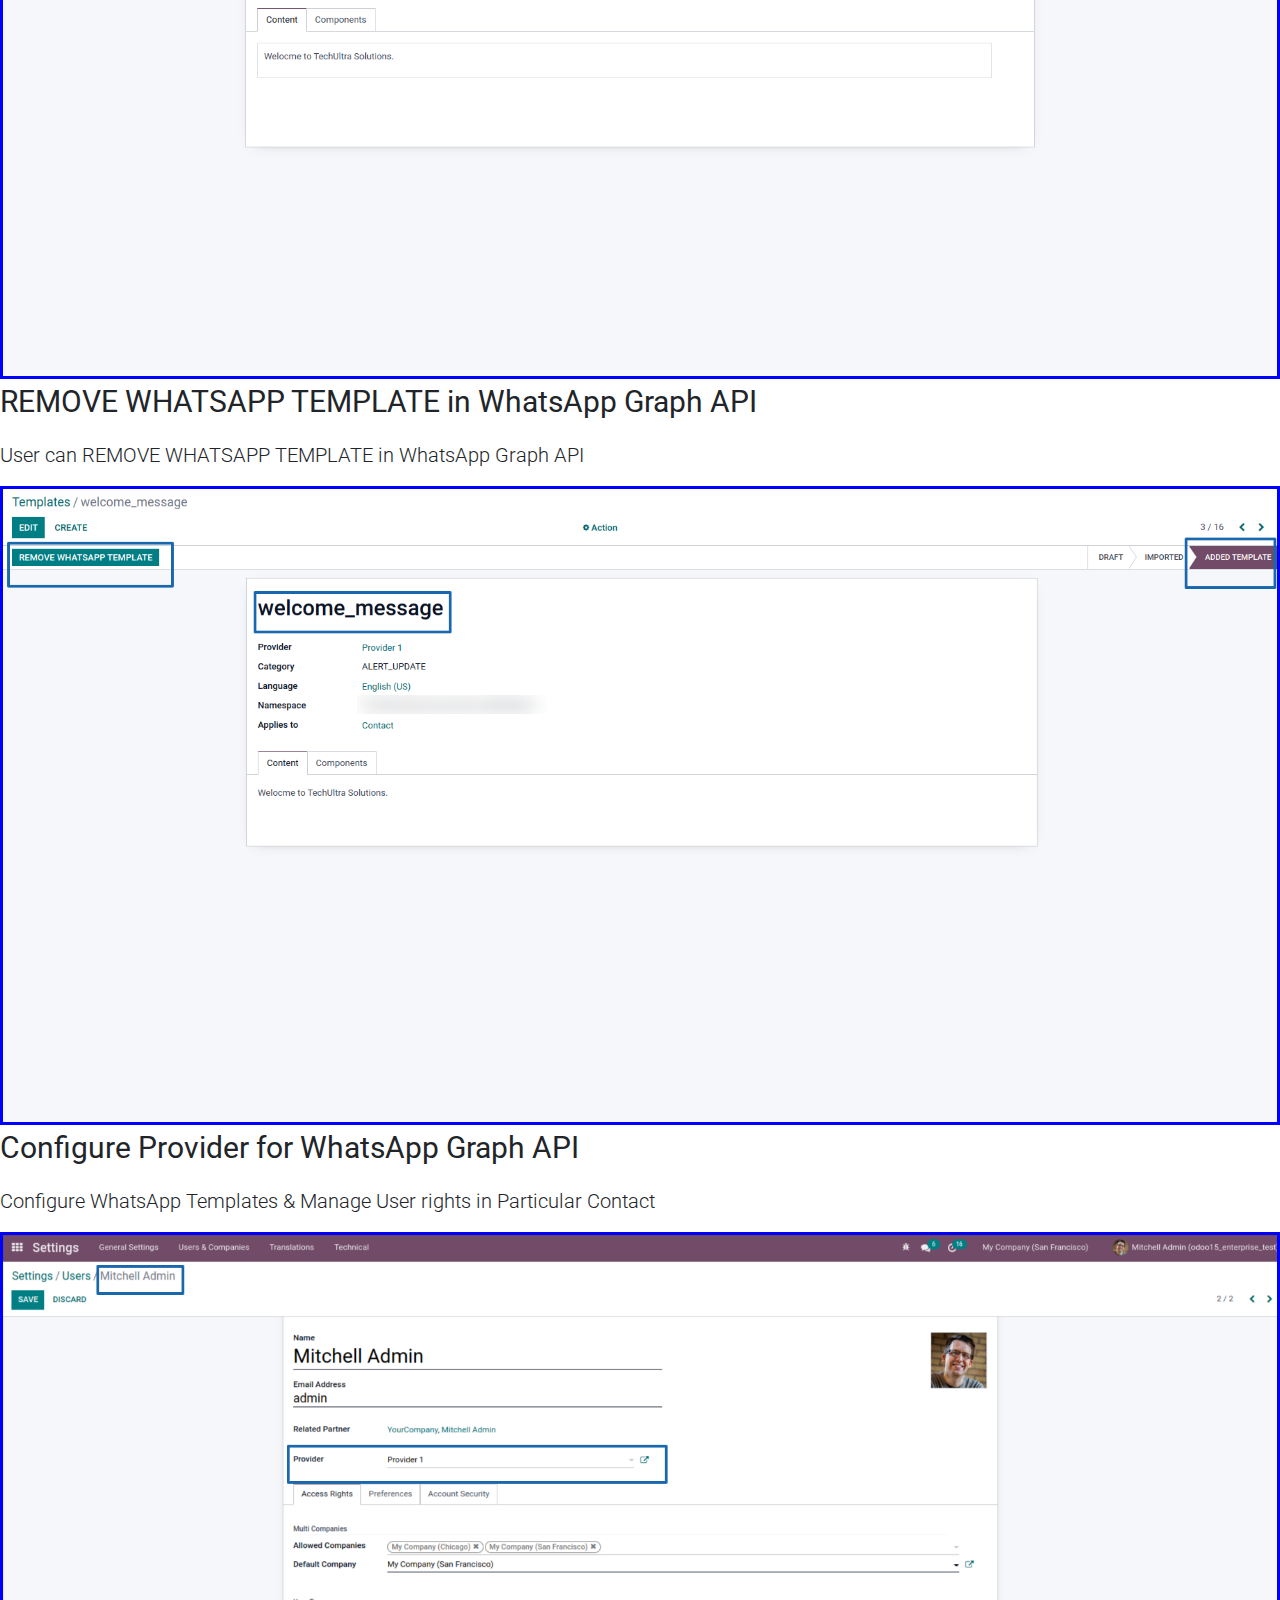
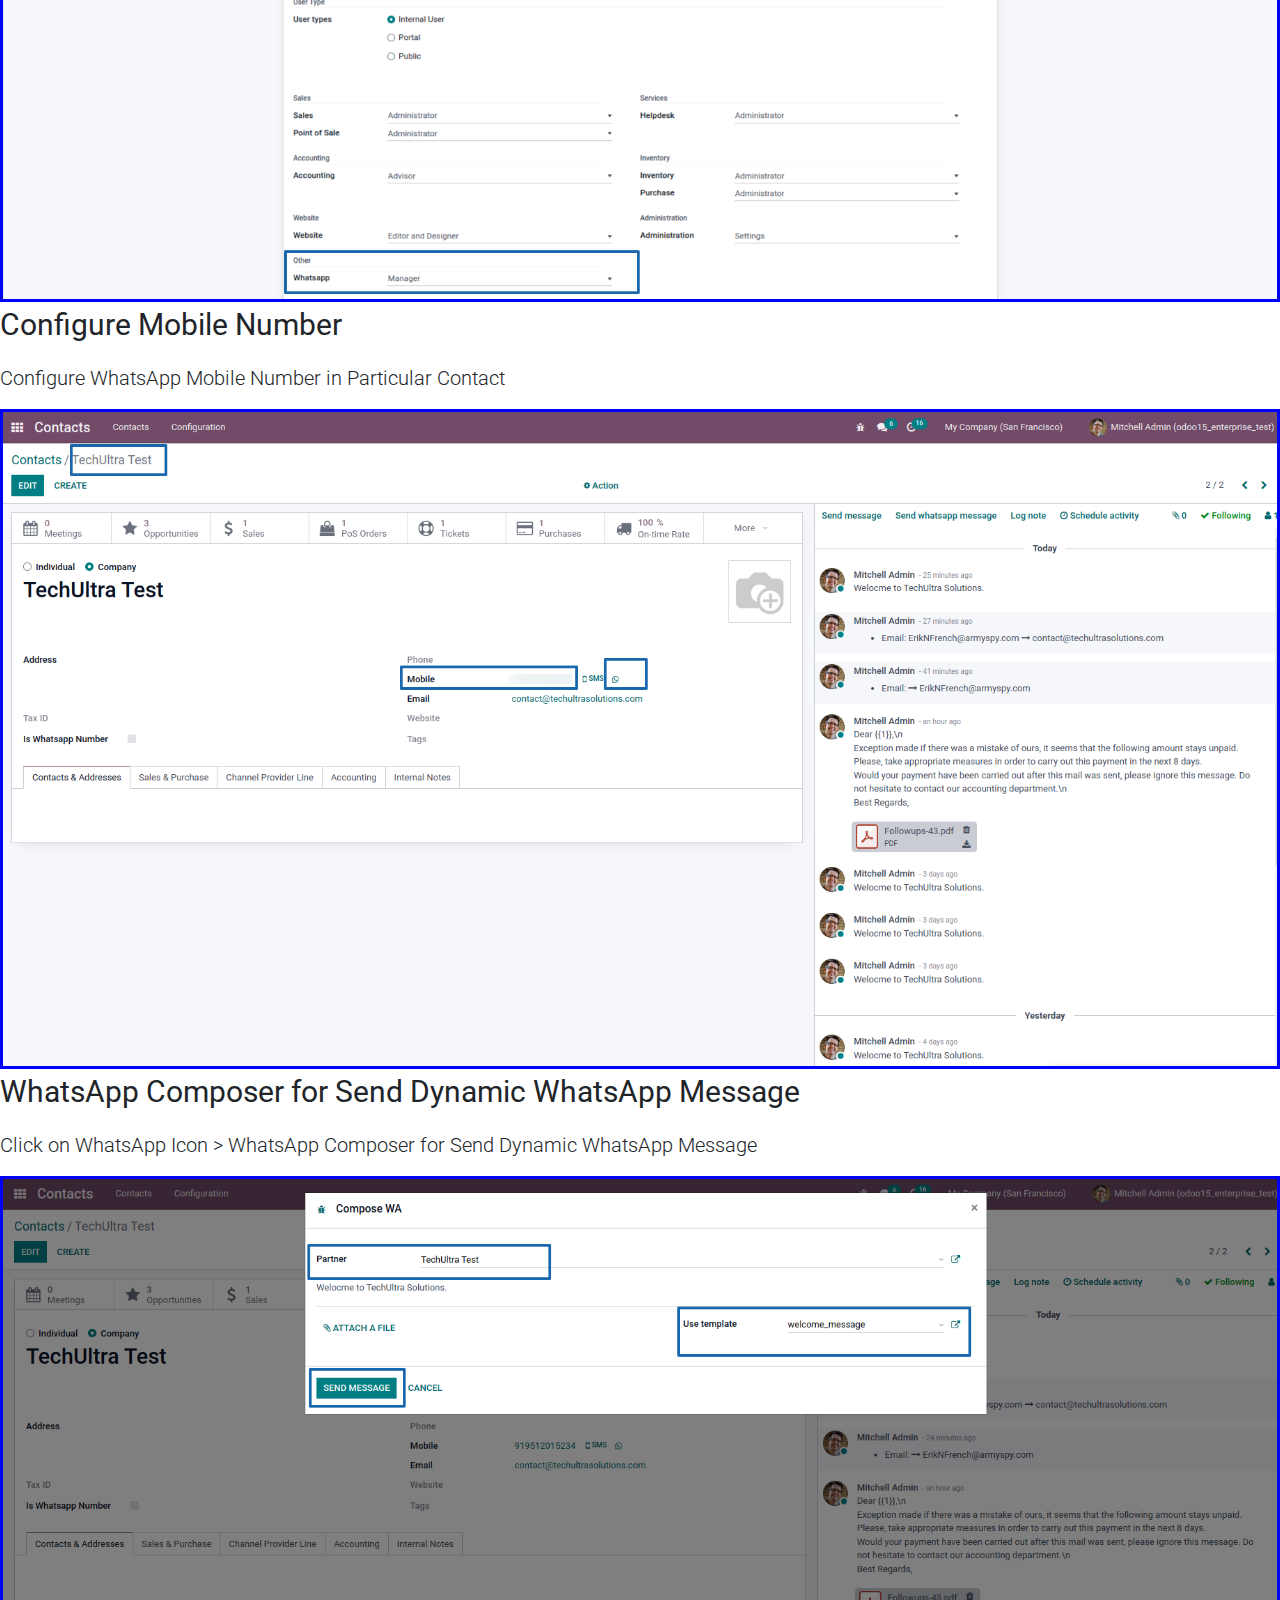
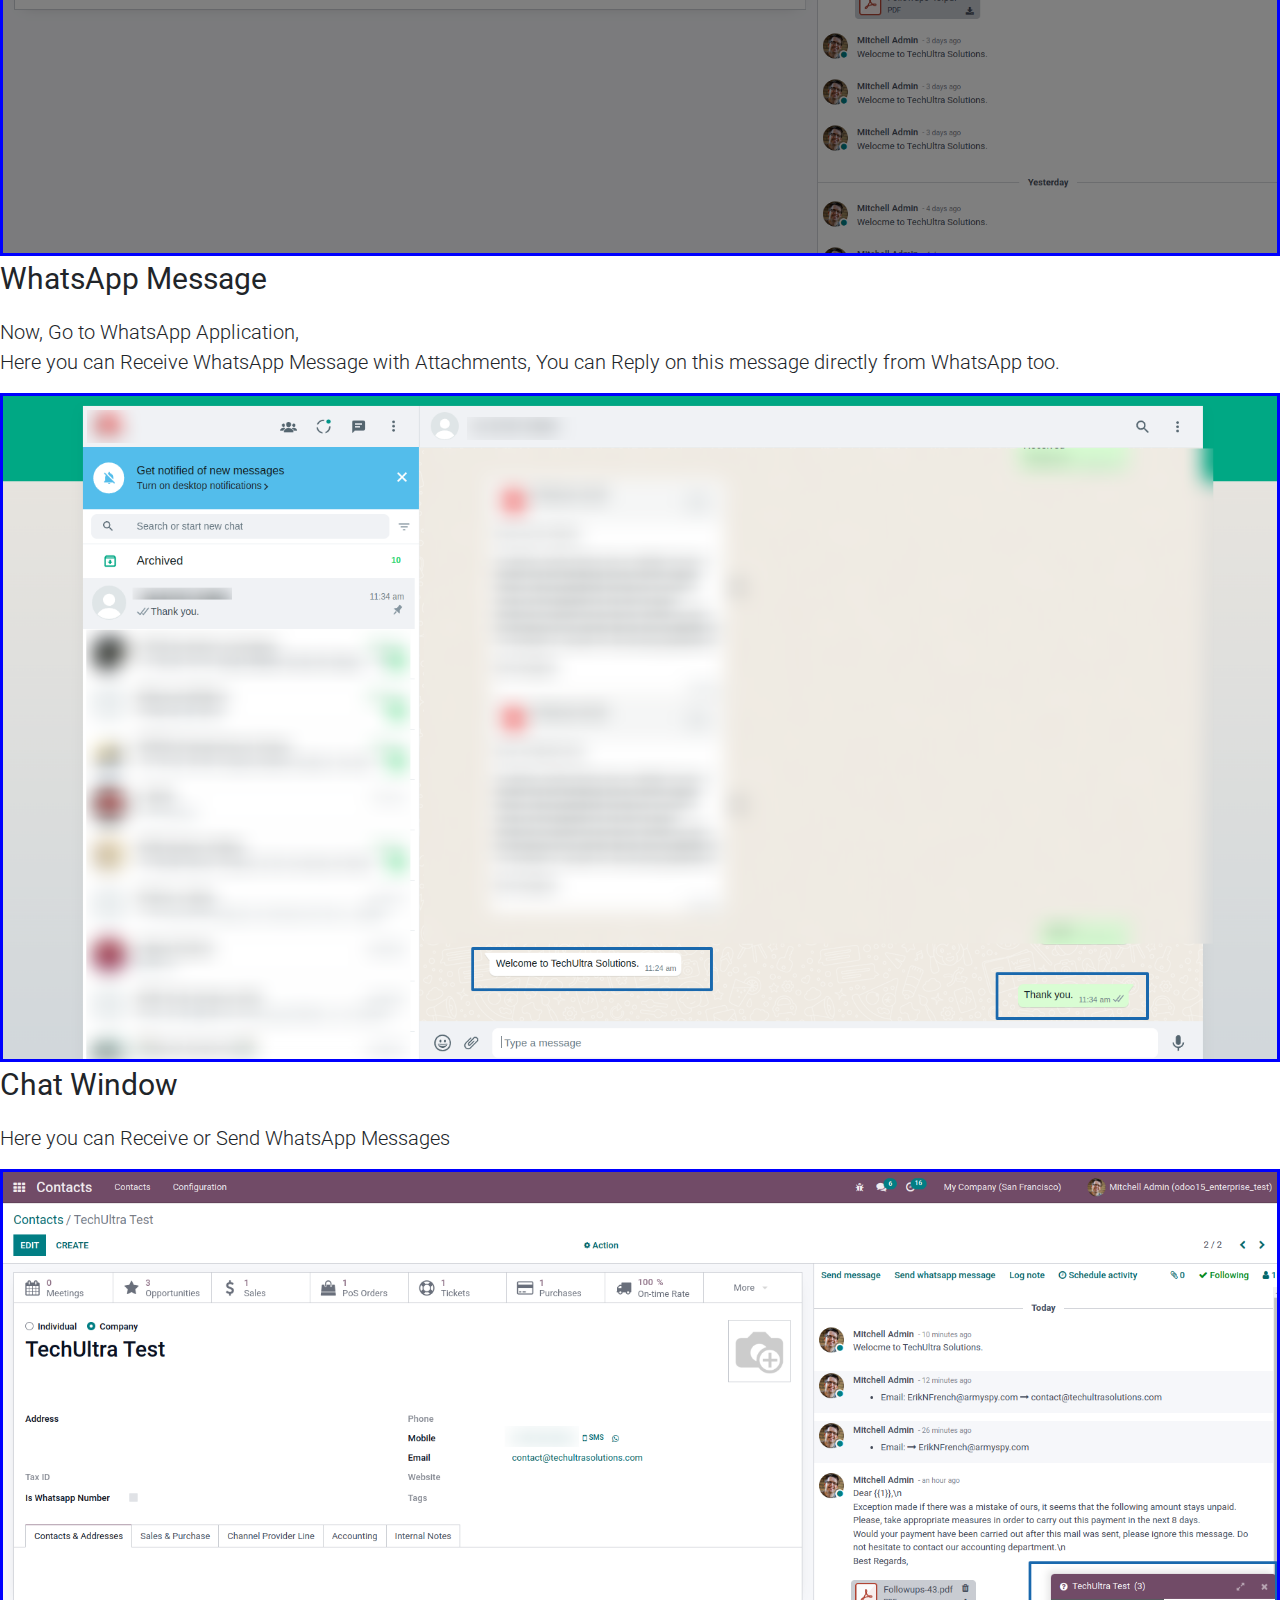
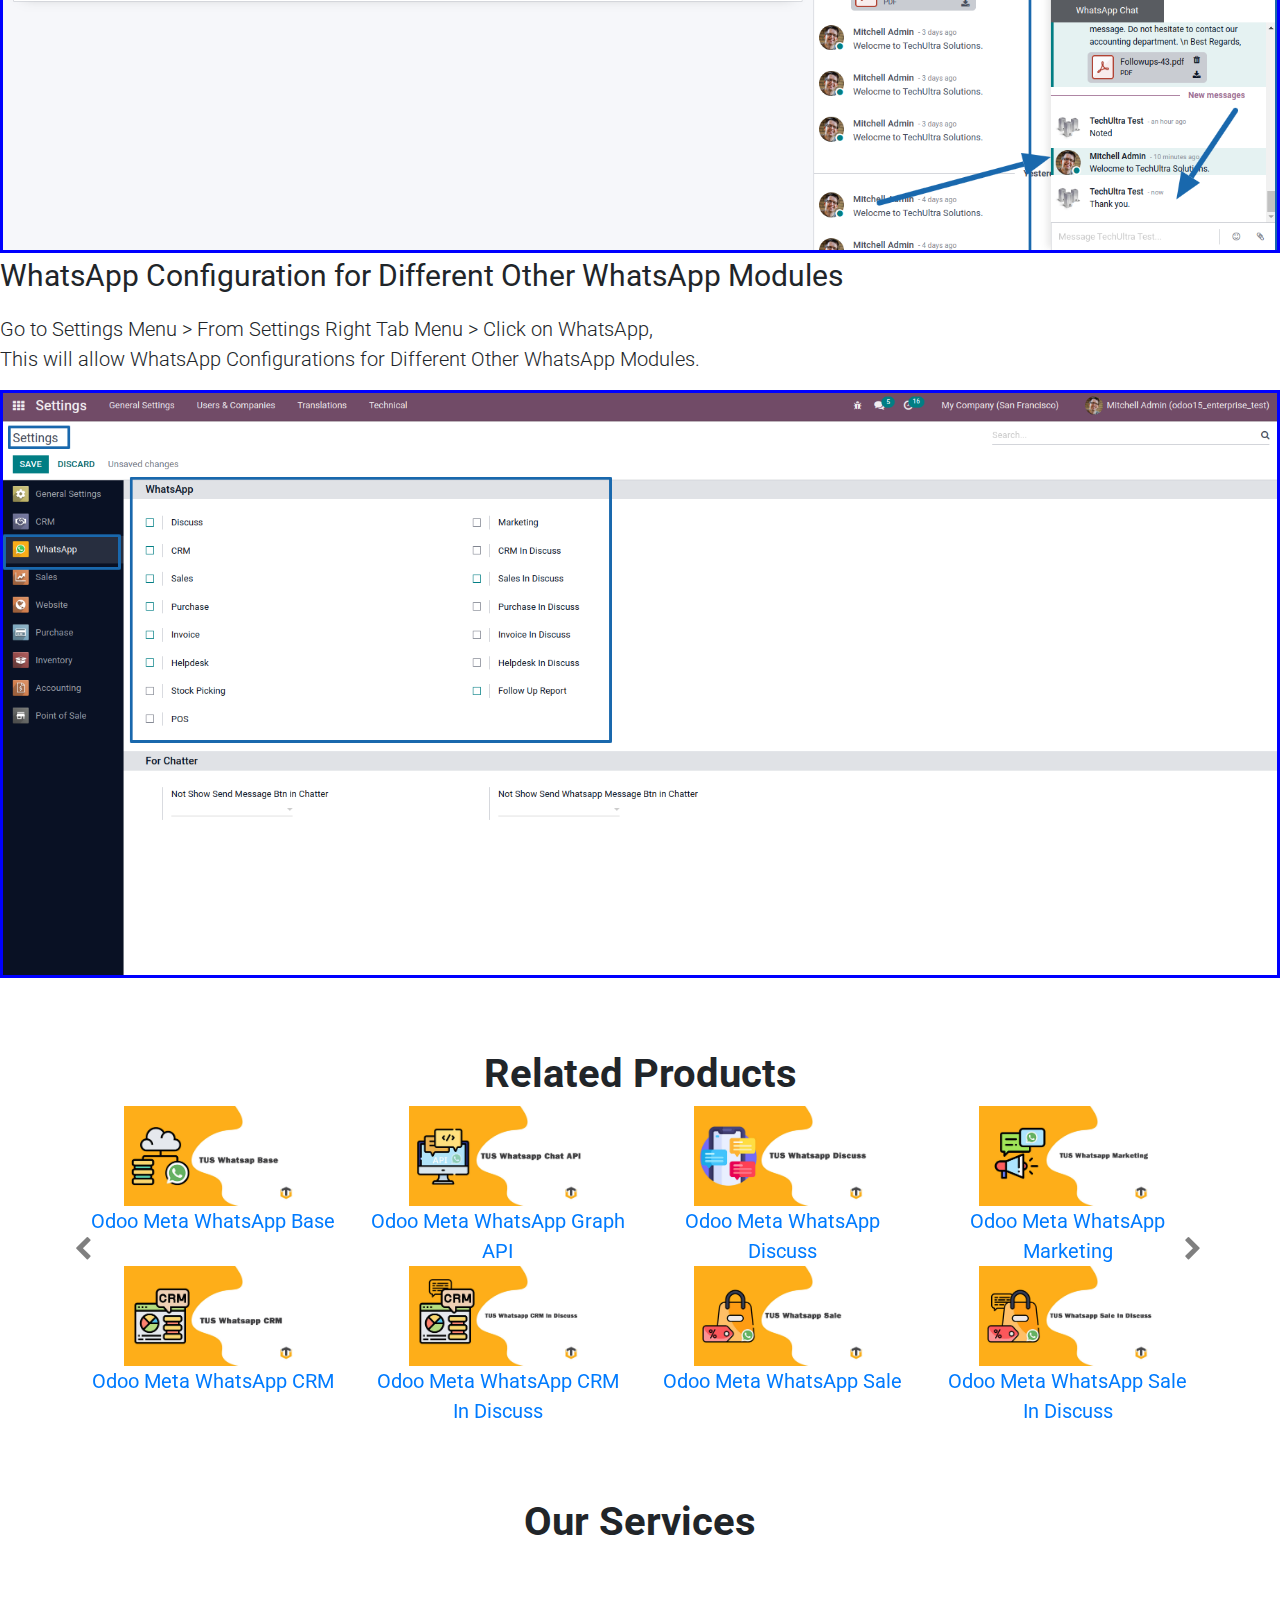
<file: odoo_whatsapp_chatbot/static/description/index_old.html>
<!DOCTYPE html>
<html>
<head>
    <meta charset="utf-8"/>
    <meta http-equiv="X-UA-Compatible" content="IE=edge">
    <title>Odoo</title>
    <link rel="stylesheet" href="https://stackpath.bootstrapcdn.com/bootstrap/4.3.1/css/bootstrap.min.css">
    <link href="https://fonts.googleapis.com/css?family=Montserrat" rel="stylesheet">
    <link href="https://stackpath.bootstrapcdn.com/font-awesome/4.7.0/css/font-awesome.min.css" rel="stylesheet"
          integrity="sha384-wvfXpqpZZVQGK6TAh5PVlGOfQNHSoD2xbE+QkPxCAFlNEevoEH3Sl0sibVcOQVnN" crossorigin="anonymous">
    <link href="https://fonts.googleapis.com/css?family=Roboto:400,500,700&display=swap" rel="stylesheet">
    <link href="https://apps.odoocdn.com/web/content/7297172-19e3d31/1/web.assets_frontend.css" rel="stylesheet">

</head>
<!-- odoo description page css -->

<body>
<!--header-->
<section id="header">

    <style>
		#header a:link{
		   	color: white !important;
		   	background-color: transparent;
		   	text-decoration: none;
			}

		#header a:hover{
		    color: #46536b !important;;
		    background-color: transparent;
			}
		/* Footer */
		@import url('https://maxcdn.bootstrapcdn.com/font-awesome/4.7.0/css/font-awesome.min.css');

		#footer h5{
			padding-left: 10px;
		    border-left: 3px solid #eeeeee;
		    padding-bottom: 6px;
		    margin-bottom: 20px;
		    color:#ffffff;
		}


		#footer ul.social li:hover a i{
			font-size:30px;
			margin-top:-10px;
		}


		#footer ul.social li a:hover{
			color:#eeeeee;
		}

		#footer ul.quick-links li:hover{
			padding: 3px 0;
			margin-left:5px;
			font-weight:700;
		}

		#footer ul.quick-links li:hover a i{
		    font-weight: 700;
		}

		@media (max-width:767px){
			#footer h5 {
		    padding-left: 0;
		    border-left: transparent;
		    padding-bottom: 0px;
		    margin-bottom: 10px;
		}}

    </style>
<!--                <section class="oe_container lead" style="background:#f9ffa5!important;">-->
<!--                    <div>-->
<!--                        <div>-->
<!--                            <p class="oe_slogan" style="color:#ff0000; font-size:30px; font-weight:900!important;">WARNING</p>-->
<!--                            <p class="oe_slogan" style="color:#49a3fe; font-size:25px; font-weight:900!important; margin-top: -25px!important; margin-bottom: -25px!important;">Included Dependencies</p>-->
<!--                            <p class="oe_slogan" style="font-size:25px; color:##21B799;">This Module will not work Independently, You have to purchase following Module from Odoo App Store.-->
<!--                                <br><a class="text-center" style="color:#21B799; font-weight:900!important;" href="https://apps.odoo.com/apps/modules/16.0/tus_meta_whatsapp_base/" target="_blank">Odoo Meta WhatsApp Graph API</a></p>-->

<!--                        </div>-->
<!--                    </div>-->
<!--                </section>-->
    <div class="col-md-12">

        <img src="ltrhdthree.png" alt="Logo" style="width: 100%;"/>
    </div>
</section>

            <section class="oe_container lead">
                <div class="tab-pane active" id="ept_features">
                    <div class="container">

                        <section class="oe_container lead">
                            <div>
                                <div>
                                    <h2 class="oe_slogan" style="color:#000000;"><b>Odoo Facebook/Graph/Meta/WhatsApp Integration - WhatsApp Business Platform Cloud API</b></h2>
                                    <h3 class="oe_slogan" style="color:#000000;"><b>Connecting your business with WhatsApp is a boon for you!</b></h3>
                                    <p class="oe_slogan" style="font-size:20px;">Communicating with customers through WhatsApp shows positive impact on your business.<br>
                                        The WhatsApp Business Platform Cloud API is based on Meta/Facebook's Graph API Which allows medium and large businesses to communicate with their customers at scale.<br>
                                        Send and receive whatsapp messages quickly & easily directly from Odoo to WhatsApp and WhatsApp to Odoo.<br>
                                        Let's have a look at how communicate through WhatsApp in Odoo Works!</p>

                                </div>
                            </div>
                        </section>

        <!-- tab view start -->
 <section class="oe_container lead">
    <div>
        <div class="justify-content-center d-flex">
            <!-- Nav pills -->
            <ul class="nav o_tab_nav"
                style="border: 1px solid #203038;  border-radius: 6px 6px;overflow:hidden;background-color:transparent">
                <li class="nav-item" style="border-radius: 6px 0 0 6px;">
                    <a class="nav-link active px-md-4 list-group-item-beta-dark list-group-item-action"
                       data-toggle="pill" href="#overview"
                       style="border-radius: 6px 0 0 6px; border-right: 1px solid#203038;opacity: 1;padding:16px;">Overview</a>
                </li>

                <li class="nav-item">
                    <a class="nav-link px-md-4 list-group-item-beta-dark list-group-item-action" data-toggle="pill"
                       href="#support"
                       style="border-radius: 0px; border-right: 1px solid #203038;opacity: 1;padding:16px;">Support</a>
                </li>

                <li class="nav-item">
                    <a class="nav-link px-md-4 list-group-item-beta-dark list-group-item-action" data-toggle="pill"
                       href="#releases" style="border-radius: 0px;opacity: 1;padding:16px;">Releases</a>
                </li>
            </ul>
        </div>

        <!-- Tab panes -->
        <div class="tab-content py-5">
            <div class="tab-pane active" id="overview">
                <div class="row">
                    <div class="col-12 col-md-12 pt-4 pt-md-0">
                        <div class="tab-content h-100">
                            <div class="tab-pane active" id="Advance1">

                    <section class="oe_container">
                        <h3 class="text-center alert"
                            style="font-family: Roboto;font-weight:500;color: #091E42;background: #F0F4F7;border-radius: 10px;">
                            Odoo-WhatsApp Integration Features
                        </h3>
                    </section>
                        <section class="oe_container lead">
                        <div class="row mb16 mp-features">
                            <div class="col-md-6 mt16 mb16" style="display:flex">
                                <div class="col-md-12 shadow-sm">
                                    <div class="container">
                                        <li style="font-weight:bold; color:#000000;">Official WhatsApp Cloud API - By Meta(Facebook)</li>
                                    </div>
                                </div>
                            </div>
                            <div class="col-md-6 mt16 mb16" style="display:flex">
                                <div class="col-md-12 shadow-sm">
                                    <div class="container">
                                        <li style="font-weight:bold; color:#000000;">Multi Company and Multi Providers</li>
                                    </div>
                                </div>
                            </div>
                            <div class="col-md-6 mt16 mb16" style="display:flex">
                                <div class="col-md-12 shadow-sm">
                                    <div class="container">
                                        <li style="font-weight:bold; color:#000000;">User can Create/Edit/Remove/Delete WhatsApp Templates</li>
                                    </div>
                                </div>
                            </div>
                            <div class="col-md-6 mt16 mb16" style="display:flex">
                                <div class="col-md-12 shadow-sm">
                                    <div class="container">
                                        <li style="font-weight:bold; color:#000000;">Showing All WhatsApp Chat History</li>
                                    </div>
                                </div>
                            </div>
                            <div class="col-md-6 mt16 mb16" style="display:flex">
                                <div class="col-md-12 shadow-sm">
                                    <div class="container">
                                        <li style="font-weight:bold; color:#000000;">Configure WhatsApp Templates in Particular User/Customer</li>
                                    </div>
                                </div>
                            </div>
                            <div class="col-md-6 mt16 mb16" style="display:flex">
                                <div class="col-md-12 shadow-sm">
                                    <div class="container">
                                        <li style="font-weight:bold; color:#000000;">Media files such as product videos, pictures, PDF, .doc files etc can be sent within a single click. </li>
                                    </div>
                                </div>
                            </div>

                        </div>
                    </section>
                            </div>
                        </div>
                    </div>
                </div>
            </div>

            <div class="tab-pane fade" id="support">
                <div class="card-body p-0">
                    <section class="oe_container">
                        <h3 class="text-center alert"
                            style="font-family: Roboto;font-weight:500;color: #091E42;background: #F0F4F7;border-radius: 10px;">
                            Support
                        </h3>
                    </section>

                </div>
            </div>


            <div class="tab-pane fade" id="releases">
                <section class="card mb-5" style="border: none;">
                    <div class="card-body pb-5 active">
                        <section class="oe_container">
                            <h3 class="text-center alert"
                                style="font-family: Roboto;font-weight:500;color: #091E42;background: #F0F4F7;border-radius: 10px;">
                                Our Releases
                            </h3>
                        </section>

                        <div class="row justify-content-center">
                            <div class="col-sm-8 col-xl-6 mx-auto">
                                <span style="background-color: #203038;width:4px;height:100%;top: 0;left: 55px;"></span>

                                <div class="pb-3">
                                    <div class=""
                                         style="background-color: #203038;top: 50%;min-width: 65px; left: 0;box-sizing: border-box;padding: 10px;text-align: center; color: #fff;border-top-left-radius: 5px;border-bottom-left-radius: 5px;">
                                        <span style="font-size: 20px; font-weight: 700;display: block;">03rd</span>
                                        <span style="display: block;font-size: 0.8em;text-transform: uppercase;">October, 2022 </span>
                                    </div>
                                    <div style="padding: 1.5rem 2rem;border-top-right-radius: 10px;box-shadow: 0 15px 35px rgba(50, 50, 93, 0.1), 0 5px 15px rgba(0, 0, 0, 0.07);background-color: #fff;border-bottom-right-radius: 10px;">
                                        <div class="timeline__content">
                                            <h3 style="font-weight: 400; margin-bottom:20px">Latest Release 1.0.2</h3>
                                            <p style="color:#666; margin-bottom: 10px;"><span
                                                    style="font-size:12px;top:-2px;">■ </span>
                                                Improvement - Dropdown functionality in groupby case.
                                            </p>
                                        </div>
                                    </div>
                                </div>

                                <div class="pb-3">
                                    <div class=""
                                         style="background-color: #203038;top: 50%;min-width: 65px; left: 0;box-sizing: border-box;padding: 10px;text-align: center; color: #fff;border-top-left-radius: 5px;border-bottom-left-radius: 5px;">
                                        <span style="font-size: 20px; font-weight: 700;display: block;">27th</span>
                                        <span style="display: block;font-size: 0.8em;text-transform: uppercase;">September, 2022 </span>
                                    </div>
                                    <div style="padding: 1.5rem 2rem;border-top-right-radius: 10px;box-shadow: 0 15px 35px rgba(50, 50, 93, 0.1), 0 5px 15px rgba(0, 0, 0, 0.07);background-color: #fff;border-bottom-right-radius: 10px;">
                                        <div class="timeline__content">
                                            <h3 style="font-weight: 400; margin-bottom:20px">Release 1.0.1</h3>
                                            <p style="color:#666; margin-bottom: 10px;"><span
                                                    style="font-size:12px;top:-2px;">■ </span>
                                                Improvement - Minor Code Changes related to Sticky Header in Stock Update View.
                                            </p>
                                        </div>
                                    </div>
                                </div>
                            </div>
                        </div>
                    </div>
                </section>
            </div>


        </div>
        <!-- tab view / end -->
    </div>
 </section>

                        <section class="oe_container">
                            <h3 class="text-center alert"
                                style="font-family: Roboto;font-weight:500;color: #091E42;background: #F0F4F7;border-radius: 10px;">
                                Setup & Configuration
                            </h3>
                        </section>
                        <section class="oe_container lead">
                            <div>
                                <div>
                                    <p class="oe_slogan" style="font-size:30px; font-weight:bolder; color:##000000;">Create Facebook Developers Account</p>
                                    <p class="oe_slogan" style="font-size:20px;"> Create your Facebook Developers Account on the <a target="_blank" href="https://developers.facebook.com">Facebook Developers Website</a> using your personal profile. </p>
                                    <img class="img-fluid" style="border:3px solid blue;" src="screenshots/1-Meta-Odoo.png">
                                </div>
                            </div>
                        </section>
                        <section class="oe_container lead">
                            <div>
                                <div>
                                    <p class="oe_slogan" style="font-size:30px; font-weight:bolder; color:##000000;">Before You Start</p>
                                    <p class="oe_slogan" style="font-size:20px;">To interact with Facebook Graph API, you must have a registered Facebook App. If you already have an App that you want to use with WhatsApp, you can skip the next section. Otherwise, proceed with the next section and register an App. </p>
                                </div>
                            </div>
                        </section>
                        <section class="oe_container lead">
                            <div>
                                <div>
                                    <p class="oe_slogan" style="font-size:30px; font-weight:bolder; color:##000000;">Register your App</p>
                                    <p class="oe_slogan" style="font-size:20px;"> Create & Register a Facebook app from <a target="_blank" href="https://developers.facebook.com/apps/create/">Create App</a> Button. </p>
                                    <img class="img-fluid" style="border:3px solid blue;" src="screenshots/2-Meta-Odoo.png">
                                     <p class="oe_slogan" style="font-size:20px;"> Create an app </p>
                                    <img class="img-fluid" style="border:3px solid blue;" src="screenshots/3-Meta-Odoo.png">
                                </div>
                            </div>
                        </section>
                        <section class="oe_container lead">
                            <div>
                                <div>
                                    <p class="oe_slogan" style="font-size:30px; font-weight:bolder; color:##000000;">Facebook App Credentials & Configuration - 1</p>
                                    <p class="oe_slogan" style="font-size:20px;"> After Successfully Reviewed App, Go to My Apps > Click on App to see credentials </p>
                                    <img class="img-fluid" style="border:3px solid blue;" src="screenshots/4-Meta-Odoo.png">
                                </div>
                            </div>
                        </section>
                        <section class="oe_container lead">
                            <div>
                                <div>
                                    <p class="oe_slogan" style="font-size:30px; font-weight:bolder; color:##000000;">Facebook App Credentials & Configuration - 2</p>
                                    <p class="oe_slogan" style="font-size:20px;"> Under WhatsApp Menu on Sidebar > Click on Getting Started <br>
                                    Here you can see all the Facebook App Credentials like App ID, Phone Number ID, WhatsApp Business ID, Access Token, etc.,</p>
                                    <img class="img-fluid" style="border:3px solid blue;" src="screenshots/5-Meta-Odoo.png">
                                </div>
                            </div>
                        </section>
                        <section class="oe_container lead">
                            <div>
                                <div>
                                    <p class="oe_slogan" style="font-size:30px; font-weight:bolder; color:##000000;">Now, Install Odoo Meta WhatsApp Facebook/Meta/Graph Integration Module</p>
                                    <p class="oe_slogan" style="font-size:20px;"> From App Menu > Install Module </p>
                                    <img class="img-fluid" style="border:3px solid blue;" src="screenshots/6-1-Meta-Odoo.png">
                                </div>
                            </div>
                        </section>
                        <section class="oe_container lead">
                            <div>
                                <div>
                                    <p class="oe_slogan" style="font-size:30px; font-weight:bolder; color:##000000;">Add New Provider Details</p>
                                    <p class="oe_slogan" style="font-size:20px;"> After installing the module, Go to Whatsapp Message Menu > Configuration > Provider </p>
                                    <p class="oe_slogan" style="font-size:20px;"> Under Provider Menu, Click on Create Button </p>
                                    <p class="oe_slogan" style="font-size:20px;"> Add Whatsapp Graph API Credentials like Graph API, URL, Instance, Business ID, Access Token, etc., </p>
                                    <img class="img-fluid" style="border:3px solid blue;" src="screenshots/6-Meta-Odoo.png">
                                    <p class="oe_slogan" style="font-size:20px;"> After Setup, Click on Reload / Get Status where you will get Facebook Configurations like Call Back URL & Verify Token.<br>
                                    You need to set these configurations to Facebook Webhook Configuration.
                                    </p>
                                </div>
                            </div>
                        </section>
                        <section class="oe_container lead">
                            <div>
                                <div>
                                    <p class="oe_slogan" style="font-size:30px; font-weight:bolder; color:##000000;">Setup Webhook Configuration</p>
                                    <p class="oe_slogan" style="font-size:20px;"> Under WhatsApp Menu on Sidebar > Click on Configuration <br>
                                    Here you need to set Odoo Provider's Configuration like Callback URL & Verify Token and Click on Verify & Save Button</p>
                                    <img class="img-fluid" style="border:3px solid blue;" src="screenshots/7-Meta-Odoo.png">
                                </div>
                            </div>
                        </section>
                        <section class="oe_container lead">
                            <div>
                                <div>
                                    <p class="oe_slogan" style="font-size:30px; font-weight:bolder; color:##000000;">WhatsApp Manager</p>
                                    <p class="oe_slogan" style="font-size:20px;"> Under App Dashboard Menu on Topbar > Click on WhatsApp Manager <br>
                                    For WhatsApp Message Templates & Other Facebook Business Account Details</p>
                                    <img class="img-fluid" style="border:3px solid blue;" src="screenshots/8-Meta-Odoo.png">
                                </div>
                            </div>
                        </section>
                        <section class="oe_container lead">
                            <div>
                                <div>
                                    <p class="oe_slogan" style="font-size:30px; font-weight:bolder; color:##000000;">Message Templates</p>
                                    <p class="oe_slogan" style="font-size:20px;"> Under Account Tools Menu, Click on Message Templates <br>
                                    Here you can Create/Edit/Delete WhatsApp Message Templates</p>
                                    <img class="img-fluid" style="border:3px solid blue;" src="screenshots/9-Meta-Odoo.png">
                                </div>
                            </div>
                        </section>


                    </div>
                </div>
            </section>

<!--    <section class="oe_container lead">-->
<!--        <div class="tab-pane active" id="ept_features">-->
<!--            <div class="container">-->

<!--                <section class="oe_container lead">-->
<!--                    <div>-->
<!--                        <div>-->
<!--                            <h2 class="oe_slogan" style="color:#000000;"><b>Odoo Meta WhatsApp Base</b></h2>-->
<!--                            <h3 class="oe_slogan" style="color:#000000;"><b>Connecting your business with WhatsApp is a boon for you!</b></h3>-->
<!--                            <p class="oe_slogan" style="font-size:20px;">This WhatsApp Base Module which allows the user to Create/Edit/Remove/Delete WhatsApp Templates, Showing WhatsApp Chat History, Configure WhatsApp Templates in Particular User via Odoo. Let's have a look at Setup & Configuration!</p>-->

<!--                        </div>-->
<!--                    </div>-->
<!--                </section>-->


<!--            <section class="oe_container">-->
<!--                <h3 class="text-center alert"-->
<!--                    style="font-family: Roboto;font-weight:500;color: #091E42;background: #F0F4F7;border-radius: 10px;">-->
<!--                    Setup & Configuration-->
<!--                </h3>-->
<!--            </section>-->
<!--            <section class="oe_container lead">-->
<!--                <div>-->
<!--                    <div>-->
<!--                        <p class="oe_slogan" style="font-size:30px; font-weight:bolder; color:##000000;">Install Odoo Meta WhatsApp Base Module</p>-->
<!--                        <p class="oe_slogan" style="font-size:20px;"> From App Menu > Install Module </p>-->
<!--                        <img class="img-fluid" style="border:3px solid blue;" src="screenshots/tus_wp_base.png">-->
<!--                    </div>-->
<!--                </div>-->
<!--            </section>-->
            <section class="oe_container lead">
                <div>
                    <div>
                        <p class="oe_slogan" style="font-size:30px; font-weight:bolder; color:##000000;">WhatsApp History</p>
                        <p class="oe_slogan" style="font-size:20px;"> Go to Whatsapp Message Menu > Click on  WhatsApp History Menu </p>
                        <img class="img-fluid" style="border:3px solid blue;" src="screenshots/tus_meta_whatsapp_base_0.png">
                    </div>
                </div>
            </section>
            <section class="oe_container lead">
                <div>
                    <div>
                        <p class="oe_slogan" style="font-size:30px; font-weight:bolder; color:##000000;">Create/Edit/Delete WhatsApp Templates</p>
                        <p class="oe_slogan" style="font-size:20px;"> Go to Whatsapp Message Menu > Click on  WA Templates Menu Where User can Create/Edit/Remove/Delete WhatsApp Templates </p>
                        <img class="img-fluid" style="border:3px solid blue;" src="screenshots/tus_meta_whatsapp_base_1.png">
                    </div>
                </div>
            </section>
            <section class="oe_container lead">
                <div>
                    <div>
                        <p class="oe_slogan" style="font-size:30px; font-weight:bolder; color:##000000;">ADD WHATSAPP TEMPLATE in WhatsApp Graph API</p>
                        <p class="oe_slogan" style="font-size:20px;"> User can ADD WHATSAPP TEMPLATE in WhatsApp Graph API </p>
                        <img class="img-fluid" style="border:3px solid blue;" src="screenshots/tus_meta_whatsapp_base_2.png">
                    </div>
                </div>
            </section>
            <section class="oe_container lead">
                <div>
                    <div>
                        <p class="oe_slogan" style="font-size:30px; font-weight:bolder; color:##000000;">REMOVE WHATSAPP TEMPLATE in WhatsApp Graph API</p>
                        <p class="oe_slogan" style="font-size:20px;"> User can REMOVE WHATSAPP TEMPLATE in WhatsApp Graph API </p>
                        <img class="img-fluid" style="border:3px solid blue;" src="screenshots/tus_meta_whatsapp_base_3.png">
                    </div>
                </div>
            </section>
            <section class="oe_container lead">
                <div>
                    <div>
                        <p class="oe_slogan" style="font-size:30px; font-weight:bolder; color:##000000;">Configure Provider for WhatsApp Graph API</p>
                        <p class="oe_slogan" style="font-size:20px;"> Configure WhatsApp Templates & Manage User rights in Particular Contact</p>
                        <img class="img-fluid" style="border:3px solid blue;" src="screenshots/tus_meta_whatsapp_base_4.png">
                    </div>
                </div>
            </section>
            <section class="oe_container lead">
                <div>
                    <div>
                        <p class="oe_slogan" style="font-size:30px; font-weight:bolder; color:##000000;">Configure Mobile Number</p>
                        <p class="oe_slogan" style="font-size:20px;"> Configure WhatsApp Mobile Number in Particular Contact</p>
                        <img class="img-fluid" style="border:3px solid blue;" src="screenshots/tus_meta_whatsapp_base_5.png">
                    </div>
                </div>
            </section>
            <section class="oe_container lead">
                <div>
                    <div>
                        <p class="oe_slogan" style="font-size:30px; font-weight:bolder; color:##000000;">WhatsApp Composer for Send Dynamic WhatsApp Message</p>
                        <p class="oe_slogan" style="font-size:20px;"> Click on WhatsApp Icon > WhatsApp Composer for Send Dynamic WhatsApp Message</p>
                        <img class="img-fluid" style="border:3px solid blue;" src="screenshots/tus_meta_whatsapp_base_6.png">
                    </div>
                </div>
            </section>
            <section class="oe_container lead">
                <div>
                    <div>
                        <p class="oe_slogan" style="font-size:30px; font-weight:bolder; color:##000000;">WhatsApp Message</p>
                        <p class="oe_slogan" style="font-size:20px;">Now, Go to WhatsApp Application,
                        <br> Here you can Receive WhatsApp Message with Attachments, You can Reply on this message directly from WhatsApp too.</p>
                        <img class="img-fluid" style="border:3px solid blue;" src="screenshots/tus_meta_whatsapp_base_7.png">
                    </div>
                </div>
            </section>
                <section class="oe_container lead">
                <div>
                    <div>
                        <p class="oe_slogan" style="font-size:30px; font-weight:bolder; color:##000000;">Chat Window</p>
                        <p class="oe_slogan" style="font-size:20px;"> Here you can Receive or Send WhatsApp Messages</p>
                        <img class="img-fluid" style="border:3px solid blue;" src="screenshots/tus_meta_whatsapp_base_8.png">
                    </div>
                </div>
            </section>
            <section class="oe_container lead">
                <div>
                    <div>
                        <p class="oe_slogan" style="font-size:30px; font-weight:bolder; color:##000000;">WhatsApp Configuration for Different Other WhatsApp Modules</p>
                        <p class="oe_slogan" style="font-size:20px;"> Go to Settings Menu > From Settings Right Tab Menu > Click on WhatsApp, <br>
                            This will allow WhatsApp Configurations for Different Other WhatsApp Modules.</p>
                        <img class="img-fluid" style="border:3px solid blue;" src="screenshots/tus_meta_whatsapp_base_9.png">
                    </div>
                </div>
            </section>
        </div>
    </div>
</section>
<!-- Start Related Products -->

            <section class="oe_container">
                <div class="heading" style="text-align: center;">
                    <br/>
                    <h1>
                        <b><br/>Related Products</b>
                    </h1>
                </div>
            </section>

           <section class="oe_container">
                <div id="tus_carousel" class="container carousel slide mb32 mt64">
                        <div class="carousel-inner">
                            <div class="carousel-item active">
                                <div class="row">
                                    <div class="col-md-3 col-sm-3 col-xs-12 mt16 mb16 text-center">
                                        <a href="https://apps.odoo.com/apps/modules/16.0/tus_meta_whatsapp_base/" target="_blank">
                                            <div>
                                                <img class="img img-responsive" src="sliders/tusWhatsappBase.jpg" style="height: 100px;">
                                                <div class="mt8" style="font-size:20px;">
                                                    Odoo Meta WhatsApp Base
                                                </div>
                                            </div>
                                        </a>
                                    </div>
                                    <div class="col-md-3 col-sm-3 col-xs-12 mt16 mb16 text-center">
                                        <a href="https://apps.odoo.com/apps/modules/16.0/tus_meta_whatsapp_base/" target="_blank">
                                            <div>
                                                <img class="img img-responsive" src="sliders/tusWhatsappChatAPI.jpg" style="height: 100px;">
                                                <div class="mt8" style="font-size:20px;">
                                                   Odoo Meta WhatsApp Graph API
                                                </div>
                                            </div>
                                        </a>
                                    </div>
                                    <div class="col-md-3 col-sm-3 col-xs-12 mt16 mb16 text-center">
                                        <a href="https://apps.odoo.com/apps/modules/16.0/tus_meta_wa_discuss/" target="_blank">
                                            <div>
                                                <img class="img img-responsive" src="sliders/tusWhatsappDiscuss.jpg" style="height: 100px;">
                                                <div class="mt8" style="font-size:20px;">
                                                     Odoo Meta WhatsApp Discuss
                                                </div>
                                            </div>
                                        </a>
                                    </div>
                                    <div class="col-md-3 col-sm-3 col-xs-12 mt16 mb16 text-center">
                                        <a href="https://apps.odoo.com/apps/modules/16.0/tus_meta_wa_marketing/" target="_blank">
                                            <div>
                                                <img class="img img-responsive" src="sliders/tusWhatsappMarketing.jpg" style="height: 100px;">
                                                <div class="mt8" style="font-size:20px;">
                                                     Odoo Meta WhatsApp Marketing
                                                </div>
                                            </div>
                                        </a>
                                    </div>
                                    <div class="col-md-3 col-sm-3 col-xs-12 mt16 mb16 text-center">
                                        <a href="https://apps.odoo.com/apps/modules/16.0/tus_meta_wa_crm/" target="_blank">
                                            <div>
                                                <img class="img img-responsive" src="sliders/tusWhatsappCRM.jpg" style="height: 100px;">
                                                <div class="mt8" style="font-size:20px;">
                                                     Odoo Meta WhatsApp CRM
                                                </div>
                                            </div>
                                        </a>
                                    </div>
                                    <div class="col-md-3 col-sm-3 col-xs-12 mt16 mb16 text-center">
                                        <a href="https://apps.odoo.com/apps/modules/16.0/tus_meta_wa_crm_in_discuss/" target="_blank">
                                            <div>
                                                <img class="img img-responsive" src="sliders/tusWhatsappCRMDiscuss.jpg" style="height: 100px;">
                                                <div class="mt8" style="font-size:20px;">
                                                     Odoo Meta WhatsApp CRM In Discuss
                                                </div>
                                            </div>
                                        </a>
                                    </div>
                                    <div class="col-md-3 col-sm-3 col-xs-12 mt16 mb16 text-center">
                                        <a href="https://apps.odoo.com/apps/modules/16.0/tus_meta_wa_sale/" target="_blank">
                                            <div>
                                                <img class="img img-responsive" src="sliders/tusWhatsappSale.jpg" style="height: 100px;">
                                                <div class="mt8" style="font-size:20px;">
                                                     Odoo Meta WhatsApp Sale
                                                </div>
                                            </div>
                                        </a>
                                    </div>
                                    <div class="col-md-3 col-sm-3 col-xs-12 mt16 mb16 text-center">
                                        <a href="https://apps.odoo.com/apps/modules/16.0/tus_meta_wa_sale_in_discuss/" target="_blank">
                                            <div>
                                                <img class="img img-responsive" src="sliders/tusWhatsappSaleDiscuss.jpg" style="height: 100px;">
                                                <div class="mt8" style="font-size:20px;">
                                                     Odoo Meta WhatsApp Sale In Discuss
                                                </div>
                                            </div>
                                        </a>
                                    </div>
                                </div>
                            </div>

                            <div class="carousel-item">
                                <div class="row">
                                    <div class="col-md-3 col-sm-3 col-xs-12 mt16 mb16 text-center">
                                        <a href="https://apps.odoo.com/apps/modules/16.0/tus_meta_wa_purchase/" target="_blank">
                                            <div>
                                                <img class="img img-responsive" src="sliders/tusWhatsappPurchase.jpg" style="height: 100px;">
                                                <div class="mt8" style="font-size:20px;">
                                                     Odoo Meta WhatsApp Purchase
                                                </div>
                                            </div>
                                        </a>
                                    </div>
                                    <div class="col-md-3 col-sm-3 col-xs-12 mt16 mb16 text-center">
                                        <a href="https://apps.odoo.com/apps/modules/16.0/tus_meta_wa_purchase_in_discuss/" target="_blank">
                                            <div>
                                                <img class="img img-responsive" src="sliders/tusWhatsappPurchaseDiscuss.jpg" style="height: 100px;">
                                                <div class="mt8" style="font-size:20px;">
                                                     Odoo Meta WhatsApp Purchase In Discuss
                                                </div>
                                            </div>
                                        </a>
                                    </div>
                                    <div class="col-md-3 col-sm-3 col-xs-12 mt16 mb16 text-center">
                                        <a href="https://apps.odoo.com/apps/modules/16.0/tus_meta_wa_invoice/" target="_blank">
                                            <div>
                                                <img class="img img-responsive" src="sliders/tusWhatsappInvoice.jpg" style="height: 100px;">
                                                <div class="mt8" style="font-size:20px;">
                                                     Odoo Meta WhatsApp Invoice
                                                </div>
                                            </div>
                                        </a>
                                    </div>
                                    <div class="col-md-3 col-sm-3 col-xs-12 mt16 mb16 text-center">
                                        <a href="https://apps.odoo.com/apps/modules/16.0/tus_meta_wa_invoice_in_discuss/" target="_blank">
                                            <div>
                                                <img class="img img-responsive" src="sliders/tusWhatsappInvoiceDiscuss.jpg" style="height: 100px;">
                                                <div class="mt8" style="font-size:20px;">
                                                     Odoo Meta WhatsApp Invoice In Discuss
                                                </div>
                                            </div>
                                        </a>
                                    </div>
                                    <div class="col-md-3 col-sm-3 col-xs-12 mt16 mb16 text-center">
                                        <a href="https://apps.odoo.com/apps/modules/16.0/tus_meta_wa_helpdesk/" target="_blank">
                                            <div>
                                                <img class="img img-responsive" src="sliders/tusWhatsappHelpDesk.jpg" style="height: 100px;">
                                                <div class="mt8" style="font-size:20px;">
                                                     Odoo Meta WhatsApp Helpdesk
                                                </div>
                                            </div>
                                        </a>
                                    </div>
                                    <div class="col-md-3 col-sm-3 col-xs-12 mt16 mb16 text-center">
                                        <a href="https://apps.odoo.com/apps/modules/16.0/tus_meta_wa_helpdesk_in_discuss/" target="_blank">
                                            <div>
                                                <img class="img img-responsive" src="sliders/tusWhatsappHelpDeskDiscuss.jpg" style="height: 100px;">
                                                <div class="mt8" style="font-size:20px;">
                                                     Odoo Meta WhatsApp Helpdesk In Discuss
                                                </div>
                                            </div>
                                        </a>
                                    </div>
                                    <div class="col-md-3 col-sm-3 col-xs-12 mt16 mb16 text-center">
                                        <a href="https://apps.odoo.com/apps/modules/16.0/tus_meta_wa_stock_picking/" target="_blank">
                                            <div>
                                                <img class="img img-responsive" src="sliders/tusWhatsappStockPicking.jpg" style="height: 100px;">
                                                <div class="mt8" style="font-size:20px;">
                                                     Odoo Meta WhatsApp Stock Picking
                                                </div>
                                            </div>
                                        </a>
                                    </div>
                                    <div class="col-md-3 col-sm-3 col-xs-12 mt16 mb16 text-center">
                                        <a href="https://apps.odoo.com/apps/modules/16.0/tus_meta_wa_follow_up_report/" target="_blank">
                                            <div>
                                                <img class="img img-responsive" src="sliders/WhatsappFollowUpReport.jpg" style="height: 100px;">
                                                <div class="mt8" style="font-size:20px;">
                                                     Odoo Meta WhatsApp Follow Up Report
                                                </div>
                                            </div>
                                        </a>
                                    </div>
                                </div>
                            </div>
                        </div>
                        <a class="carousel-control-prev" href="#tus_carousel" data-slide="prev" style="width:25px; color:#00000;">
                            <span class="carousel-control-prev-icon" style="font-size:25px; color:#000000; margin-top:-50px">
                                <i class="fa fa-chevron-left" aria-hidden="false"></i>
                            </span>
                        </a>
                        <a class="carousel-control-next" href="#tus_carousel" data-slide="next" style="width:35px; color:#00000;">
                            <span class="carousel-control-next-icon" style="font-size:25px; color:#000000; margin-top:-50px">
                                <i class="fa fa-chevron-right" aria-hidden="false"></i>
                            </span>
                        </a>
                    </div>
           </section>
            <!-- End Related Products -->
<!--footer-->
<section class="services_sec left art-work-services o_colored_level">
    <div class="container">
        <div class="heading" style="text-align: center;">
            <br/>
            <h1>
                <b><br/>Our Services</b>
            </h1>
        </div>

        <div style="display: flex;">
            <div class="text-center col-xs-12 col-sm-3 col-md-2 mb16 mt16 " style="overflow: hidden;margin-top: 50px;list-style-type:none!important;
    margin-bottom: 1rem;    box-sizing: border-box; display: flex;">
                <a href="https://techultrasolutions.com/odoo-development">
                    <div style="width:150px;height:120px;
                  position:relative;
                  transition:all .3s ease-in-out;overflow:hidden;
                  border-radius:4px ;background-color:#faad18!important;" data-original-title="" title=""
                         aria-describedby="tooltip515225">
                        <img alt="" src="web-programming.png" loading="lazy"
                             data-original-title="" title="" aria-describedby="tooltip259108"
                             style="width: 50%;position: absolute; left: 0; right: 0; margin: auto; padding-top: 22px!important;"
                             data-original-id="1187" data-original-src="/web/image/1187-02a72c73/web-programming.png"
                             data-mimetype="image/png" data-resize-width="82"/>
                    </div>
                    <span class="cat-headings" data-original-title="" title="" aria-describedby="tooltip548555">Odoo Development</span>
                </a>
            </div>

            <div class="text-center col-xs-12 col-sm-3 col-md-2 mb16 mt16 " style="overflow: hidden;margin-top: 50px;list-style-type:none!important;
    margin-bottom: 1rem;    box-sizing: border-box; display: flex;">
                <a href="https://techultrasolutions.com/odoo-implementation">
                    <div style="width:150px;height:120px;
                  position:relative;
                  transition:all .3s ease-in-out;overflow:hidden;
                  border-radius:4px;background-color:#faad18!important;" data-original-title="" title=""
                         aria-describedby="tooltip515225">
                        <img alt="" src="integrations_png.png" loading="lazy"
                             data-original-title="" title="" aria-describedby="tooltip259108"
                             style="width: 50%;position: absolute; left: 0; right: 0; margin: auto;  padding-top: 22px!important;"
                             data-original-id="1187" data-original-src="/web/image/1187-02a72c73/web-programming.png"
                             data-mimetype="image/png" data-resize-width="82"/>
                    </div>
                    <span class="cat-headings">Odoo Implementation</span>
                </a>
            </div>

            <div class="text-center col-xs-12 col-sm-3 col-md-2 mb16 mt16 " style="overflow: hidden;margin-top: 50px;list-style-type:none!important;
    margin-bottom: 1rem;    box-sizing: border-box; display: flex;">
                <a href="https://techultrasolutions.com/odoo-consulting">
                    <div style="width:150px;height:120px;
                  position:relative;
                  transition:all .3s ease-in-out;overflow:hidden;
                  border-radius:4px;background-color:#faad18!important;" data-original-title="" title=""
                         aria-describedby="tooltip515225">
                        <img alt="" src="consultation_png.png" loading="lazy"
                             data-original-title="" title="" aria-describedby="tooltip259108"
                             style="width: 50%;position: absolute; left: 0; right: 0; margin: auto;  padding-top: 22px!important;"
                             data-original-id="1187" data-original-src="/web/image/1187-02a72c73/web-programming.png"
                             data-mimetype="image/png" data-resize-width="82"/>
                    </div>
                    <span class="cat-headings">Odoo Consulting</span>
                </a>
            </div>


            <div class="text-center col-xs-12 col-sm-3 col-md-2 mb16 mt16 " style="overflow: hidden;margin-top: 50px;list-style-type:none!important;
    margin-bottom: 1rem;    box-sizing: border-box; display: flex;">
                <a href="https://techultrasolutions.com/odoo-migrations">
                    <div style="width:150px;height:120px;
                  position:relative;
                  transition:all .3s ease-in-out;overflow:hidden;
                  border-radius:4px;background-color:#faad18!important;" data-original-title="" title=""
                         aria-describedby="tooltip515225">
                        <img alt="" src="migration_png.png" loading="lazy"
                             data-original-title="" title="" aria-describedby="tooltip259108"
                             style="width: 50%;position: absolute; left: 0; right: 0; margin: auto;  padding-top: 22px!important;"
                             data-original-id="1187" data-original-src="/web/image/1187-02a72c73/web-programming.png"
                             data-mimetype="image/png" data-resize-width="82"/>
                    </div>
                    <span class="cat-headings">Odoo Migration</span>
                </a>
            </div>


            <div class="text-center col-xs-12 col-sm-3 col-md-2 mb16 mt16 " style="overflow: hidden;margin-top: 50px;list-style-type:none!important;
    margin-bottom: 1rem;    box-sizing: border-box; display: flex;">
                <a href="https://techultrasolutions.com/odoo-integrations">
                    <div style="width:150px;height:120px;position:relative;
                  transition:all .3s ease-in-out;overflow:hidden;
                  border-radius:4px;background-color:#faad18!important;" data-original-title="" title=""
                         aria-describedby="tooltip515225">
                        <img alt="" src="intgrtn_png.png" loading="lazy"
                             data-original-title="" title="" aria-describedby="tooltip259108"
                             style="width: 50%;position: absolute; left: 0; right: 0; margin: auto;  padding-top: 22px!important;;"
                             data-original-id="1187" data-original-src="/web/image/1187-02a72c73/web-programming.png"
                             data-mimetype="image/png" data-resize-width="82"/>
                    </div>
                    <span class="cat-headings" data-original-title="" title="" aria-describedby="tooltip630746">Odoo Integration</span>
                </a>
            </div>

            <div class="text-center col-xs-12 col-sm-3 col-md-2 mb16 mt16 " style="overflow: hidden;margin-top: 50px;list-style-type:none!important;
    margin-bottom: 1rem;    box-sizing: border-box; display: flex;">
                <a href="https://techultrasolutions.com/odoo-seo-services">
                    <div style="width:150px;height:120px; position:relative;
                  transition:all .3s ease-in-out;overflow:hidden;
                  border-radius:4px;background-color:#faad18!important;" data-original-title="" title=""
                         aria-describedby="tooltip515225">
                        <img alt="" src="profits.png" loading="lazy"
                             data-original-title="" title="" aria-describedby="tooltip259108"
                             style="width: 50%;position: absolute; left: 0; right: 0; margin: auto; padding-top: 22px!important;"
                             data-original-id="1187" data-original-src="/web/image/1187-02a72c73/web-programming.png"
                             data-mimetype="image/png" data-resize-width="82"/>
                    </div>
                    <span class="cat-headings">Odoo SEO Service</span>
                </a>
            </div>
        </div>
    </div>
</section>

<section id="footer"
         style="background-color: black !important; padding: 60px 0;  color: #007b5e; margin-bottom: 50px; text-transform: uppercase;">
    <div class="container" style="padding-left: 40px;">
        <div class="row text-md-left">
            <div class="col-xs-12 col-sm-2 col-md-3"> <!-- col-md-offset-1 -->
                <h4><font style="color:#FAAD17;">Quick links</font></h4>
                <ul class="list-unstyled quick-links">
                    <li style="padding: 3px 0; -webkit-transition: .5s all ease; -moz-transition: .5s all ease; transition: .5s all ease;">
                        <a href="https://www.techultrasolutions.com/#" target="_blank"
                           style="color:#ffffff; text-decoration: none !important; background-color: transparent; -webkit-text-decoration-skip: objects;"><i
                                class="fa fa-angle-double-right" style="color:#FAAD17; margin-right: 5px;"></i>Home</a>
                    </li>
                    <li style="padding: 3px 0; -webkit-transition: .5s all ease; -moz-transition: .5s all ease; transition: .5s all ease;">
                        <a href="https://www.techultrasolutions.com/overview" target="_blank" style="color:#ffffff;"><i
                                class="fa fa-angle-double-right" style="color:#FAAD17; margin-right: 5px;"></i>About</a>
                    </li>
                    <li style="padding: 3px 0; -webkit-transition: .5s all ease; -moz-transition: .5s all ease; transition: .5s all ease;">
                        <a href="https://www.techultrasolutions.com/contact-us" target="_blank" style="color:#ffffff;"><i
                                class="fa fa-angle-double-right" style="color:#FAAD17; margin-right: 5px;"></i>Contact
                            US</a></li>
                </ul>
            </div>
            <div class="col-xs-12 col-sm-2 col-md-5">
                <h4><font style="color:#FAAD17;">Our Products</font></h4>
                <ul class="list-unstyled quick-links">
                    <li style="padding: 3px 0; -webkit-transition: .5s all ease; -moz-transition: .5s all ease; transition: .5s all ease;">
                        <a href="https://apps.odoo.com/apps/modules/11.0/menus/" target="_blank"
                           style="color:#ffffff; text-decoration: none !important; background-color: transparent; -webkit-text-decoration-skip: objects;"><i
                                class="fa fa-angle-double-right" style="color:#FAAD17; margin-right: 5px;"></i>Menus
                            Ascending Order</a></li>
                    <li style="padding: 3px 0; -webkit-transition: .5s all ease; -moz-transition: .5s all ease; transition: .5s all ease;">
                        <a href="https://apps.odoo.com/apps/modules/10.0/customers_statement_multiple_email/"
                           target="_blank"
                           style="color:#ffffff; text-decoration: none !important; background-color: transparent; -webkit-text-decoration-skip: objects;"><i
                                class="fa fa-angle-double-right" style="color:#FAAD17; margin-right: 5px;"></i>Customers
                            Statement Multiple Email</a></li>
                    <li style="padding: 3px 0; -webkit-transition: .5s all ease; -moz-transition: .5s all ease; transition: .5s all ease;">
                        <a href="https://apps.odoo.com/apps/modules/10.0/product_sale_on_event/" target="_blank"
                           style="color:#ffffff; text-decoration: none !important; background-color: transparent; -webkit-text-decoration-skip: objects;"><i
                                class="fa fa-angle-double-right" style="color:#FAAD17; margin-right: 5px;"></i>Product
                            Sale On Event</a></li>
                    <li style="padding: 3px 0; -webkit-transition: .5s all ease; -moz-transition: .5s all ease; transition: .5s all ease;">
                        <a href="https://apps.odoo.com/apps/modules/9.0/custom_list/" target="_blank"
                           style="color:#ffffff; text-decoration: none !important; background-color: transparent; -webkit-text-decoration-skip: objects;"><i
                                class="fa fa-angle-double-right" style="color:#FAAD17; margin-right: 5px;"></i>Listview
                            Buttton Header</a></li>
                    <li style="padding: 3px 0; -webkit-transition: .5s all ease; -moz-transition: .5s all ease; transition: .5s all ease;">
                        <a href="https://apps.odoo.com/apps/modules/10.0/odoo_linkedin/" target="_blank"
                           style="color:#ffffff; text-decoration: none !important; background-color: transparent; -webkit-text-decoration-skip: objects;"><i
                                class="fa fa-angle-double-right" style="color:#FAAD17; margin-right: 5px;"></i>Odoo
                            LinkedIn</a></li>
                </ul>
            </div>

            <div class="col-xs-12 col-sm-2 col-md-4">
                <h4><font style="color:#FAAD17;">Our Products</font></h4>
                <ul class="list-unstyled quick-links">
                    <li style="padding: 3px 0; -webkit-transition: .5s all ease; -moz-transition: .5s all ease; transition: .5s all ease;">
                        <a href="https://apps.odoo.com/apps/modules/10.0/web_hide_button_in_tree/" target="_blank"
                           style="color:#ffffff; text-decoration: none !important; background-color: transparent; -webkit-text-decoration-skip: objects;"><i
                                class="fa fa-angle-double-right" style="color:#FAAD17; margin-right: 5px;"></i>Web Hide
                            Button in Tree</a></li>
                    <li style="padding: 3px 0; -webkit-transition: .5s all ease; -moz-transition: .5s all ease; transition: .5s all ease;">
                        <a href="https://apps.odoo.com/apps/modules/10.0/task_delegation/" target="_blank"
                           style="color:#ffffff; text-decoration: none !important; background-color: transparent; -webkit-text-decoration-skip: objects;"><i
                                class="fa fa-angle-double-right" style="color:#FAAD17; margin-right: 5px;"></i>Project
                            Subtasks</a></li>
                    <li style="padding: 3px 0; -webkit-transition: .5s all ease; -moz-transition: .5s all ease; transition: .5s all ease;">
                        <a href="https://apps.odoo.com/apps/modules/10.0/odoo_json_rpc/" target="_blank"
                           style="color:#ffffff; text-decoration: none !important; background-color: transparent; -webkit-text-decoration-skip: objects;"><i
                                class="fa fa-angle-double-right" style="color:#FAAD17; margin-right: 5px;"></i>ODOO JSON
                            RPC</a></li>
                    <li style="padding: 3px 0; -webkit-transition: .5s all ease; -moz-transition: .5s all ease; transition: .5s all ease;">
                        <a href="https://apps.odoo.com/apps/modules/10.0/payment_verifone/" target="_blank"
                           style="color:#ffffff; text-decoration: none !important; background-color: transparent; -webkit-text-decoration-skip: objects;"><i
                                class="fa fa-angle-double-right" style="color:#FAAD17; margin-right: 5px;"></i>Verifone
                            Payment</a></li>
                </ul>
            </div>
        </div>
        <div class="row text-md-center">
            <div class="col-xs-12 col-sm-12 col-md-12 mt-2 mt-sm-2 text-center text-white">
                <p class="h6" style="color:white;">@copy All right Reversed.<a class="text-green ml-2"
                                                                               href="https://www.techultrasolutions.com/"
                                                                               target="_blank"
                                                                               style="color:#FAAD17;">TechUltraSolutions</a>
                </p>
            </div>
            <hr/>
        </div>
        <div class="row text-md-center">
            <div class="col-xs-12 col-sm-12 col-md-12 mt-2 mt-sm-5">
                <ul class="list-unstyled list-inline social text-center">
                    <li class="list-inline-item" style="padding: 3px 0;"><a
                            href="https://www.facebook.com/TechUltraSolutions/" target="_blank"
                            style="color:#ffffff; text-decoration: none !important; background-color: transparent; -webkit-text-decoration-skip: objects;"><i
                            class="fa fa-facebook"
                            style="margin-right: 5px; font-size:25px; -webkit-transition: .5s all ease; -moz-transition: .5s all ease; transition: .5s all ease;"></i></a>
                    </li>
                    <li class="list-inline-item" style="padding: 3px 0;"><a href="https://twitter.com/MyTechUltra"
                                                                            target="_blank"
                                                                            style="color:#ffffff; text-decoration: none !important; background-color: transparent; -webkit-text-decoration-skip: objects;"><i
                            class="fa fa-twitter"
                            style="margin-right: 5px; font-size:25px; -webkit-transition: .5s all ease; -moz-transition: .5s all ease; transition: .5s all ease;"></i></a>
                    </li>
                    <!-- 						<li class="list-inline-item" ><a href="javascript:void();"><i class="fa fa-instagram"></i></a></li> -->
                    <li class="list-inline-item" style="padding: 3px 0;"><a
                            href="https://plus.google.com/101351678872156055595" target="_blank"
                            style="color:#ffffff; text-decoration: none !important; background-color: transparent; -webkit-text-decoration-skip: objects;"><i
                            class="fa fa-google-plus"
                            style="margin-right: 5px; font-size:25px; -webkit-transition: .5s all ease; -moz-transition: .5s all ease; transition: .5s all ease;"></i></a>
                    </li>
                    <li class="list-inline-item" style="padding: 3px 0;"><a
                            href="https://www.linkedin.com/company/techultrasolutions/" target="_blank"
                            style="color:#ffffff; text-decoration: none !important; background-color: transparent; -webkit-text-decoration-skip: objects;"><i
                            class="fa fa-linkedin"
                            style="margin-right: 5px; font-size:25px; -webkit-transition: .5s all ease; -moz-transition: .5s all ease; transition: .5s all ease;"></i></a>
                    </li>
                    <li class="list-inline-item" style="padding: 3px 0;"><a
                            href="mailto:contact@techultrasolutions.com" target="_blank"
                            style="color:#ffffff; text-decoration: none !important; background-color: transparent; -webkit-text-decoration-skip: objects;"><i
                            class="fa fa-envelope"
                            style="margin-right: 5px; font-size:25px; -webkit-transition: .5s all ease; -moz-transition: .5s all ease; transition: .5s all ease;"></i></a>
                    </li>
                </ul>
            </div>
        </div>
    </div>
</section>
<script src="https://code.jquery.com/jquery-3.3.1.slim.min.js"></script>
<script src="https://cdnjs.cloudflare.com/ajax/libs/popper.js/1.14.7/umd/popper.min.js"></script>
<script src="https://stackpath.bootstrapcdn.com/bootstrap/4.3.1/js/bootstrap.min.js"></script>
</body>
</html>
</file>
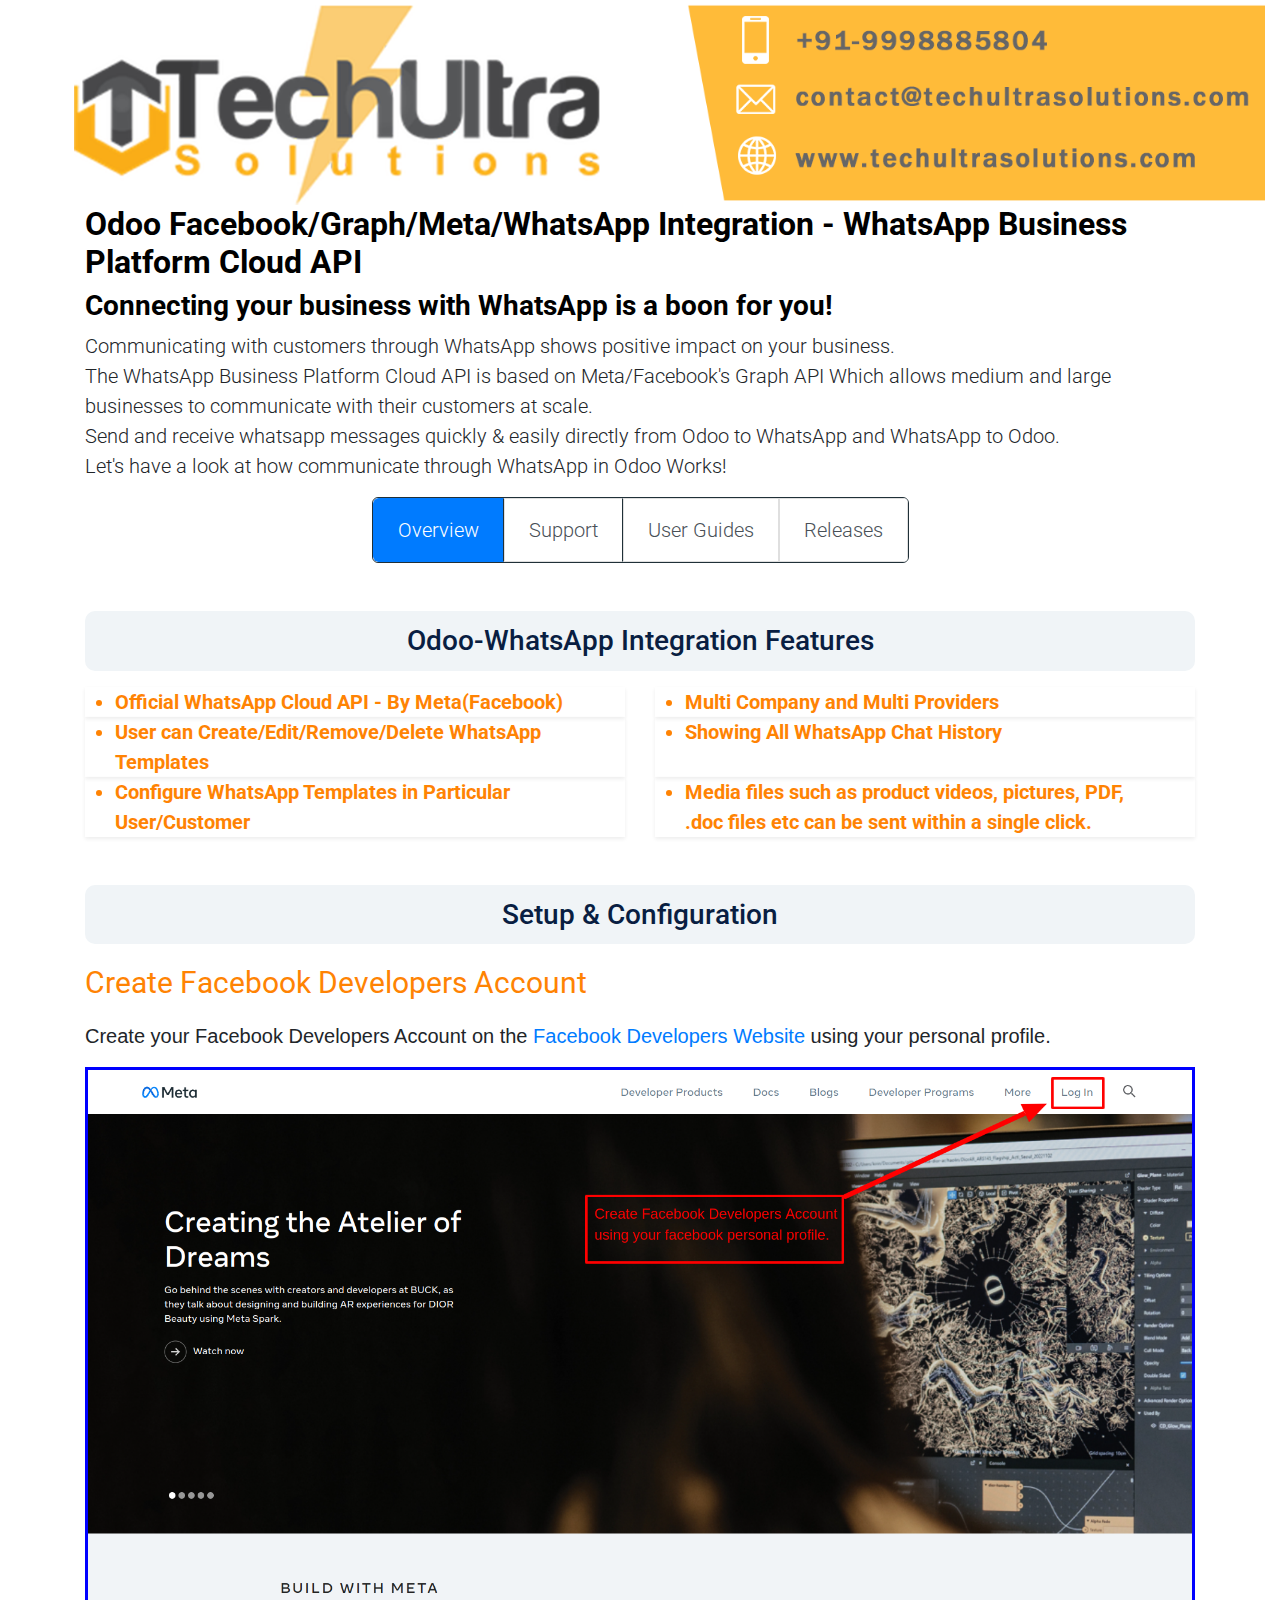
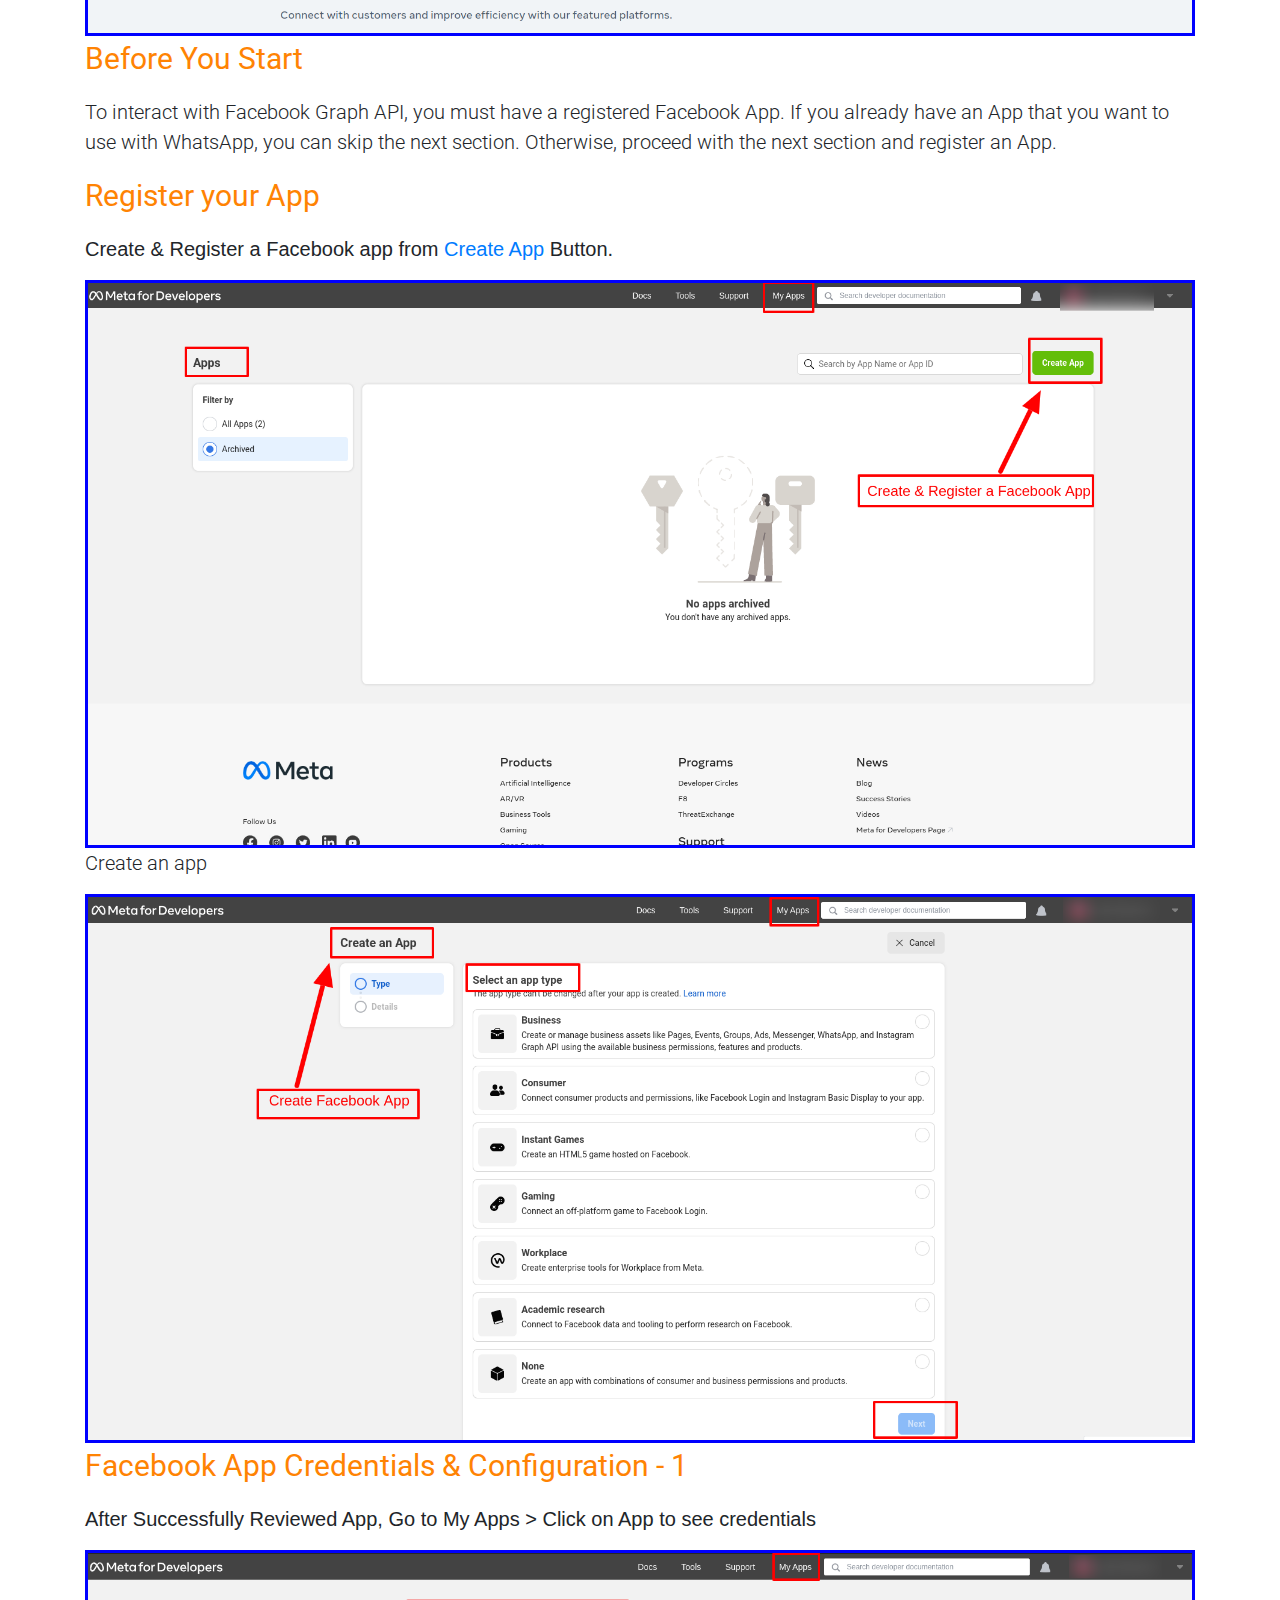
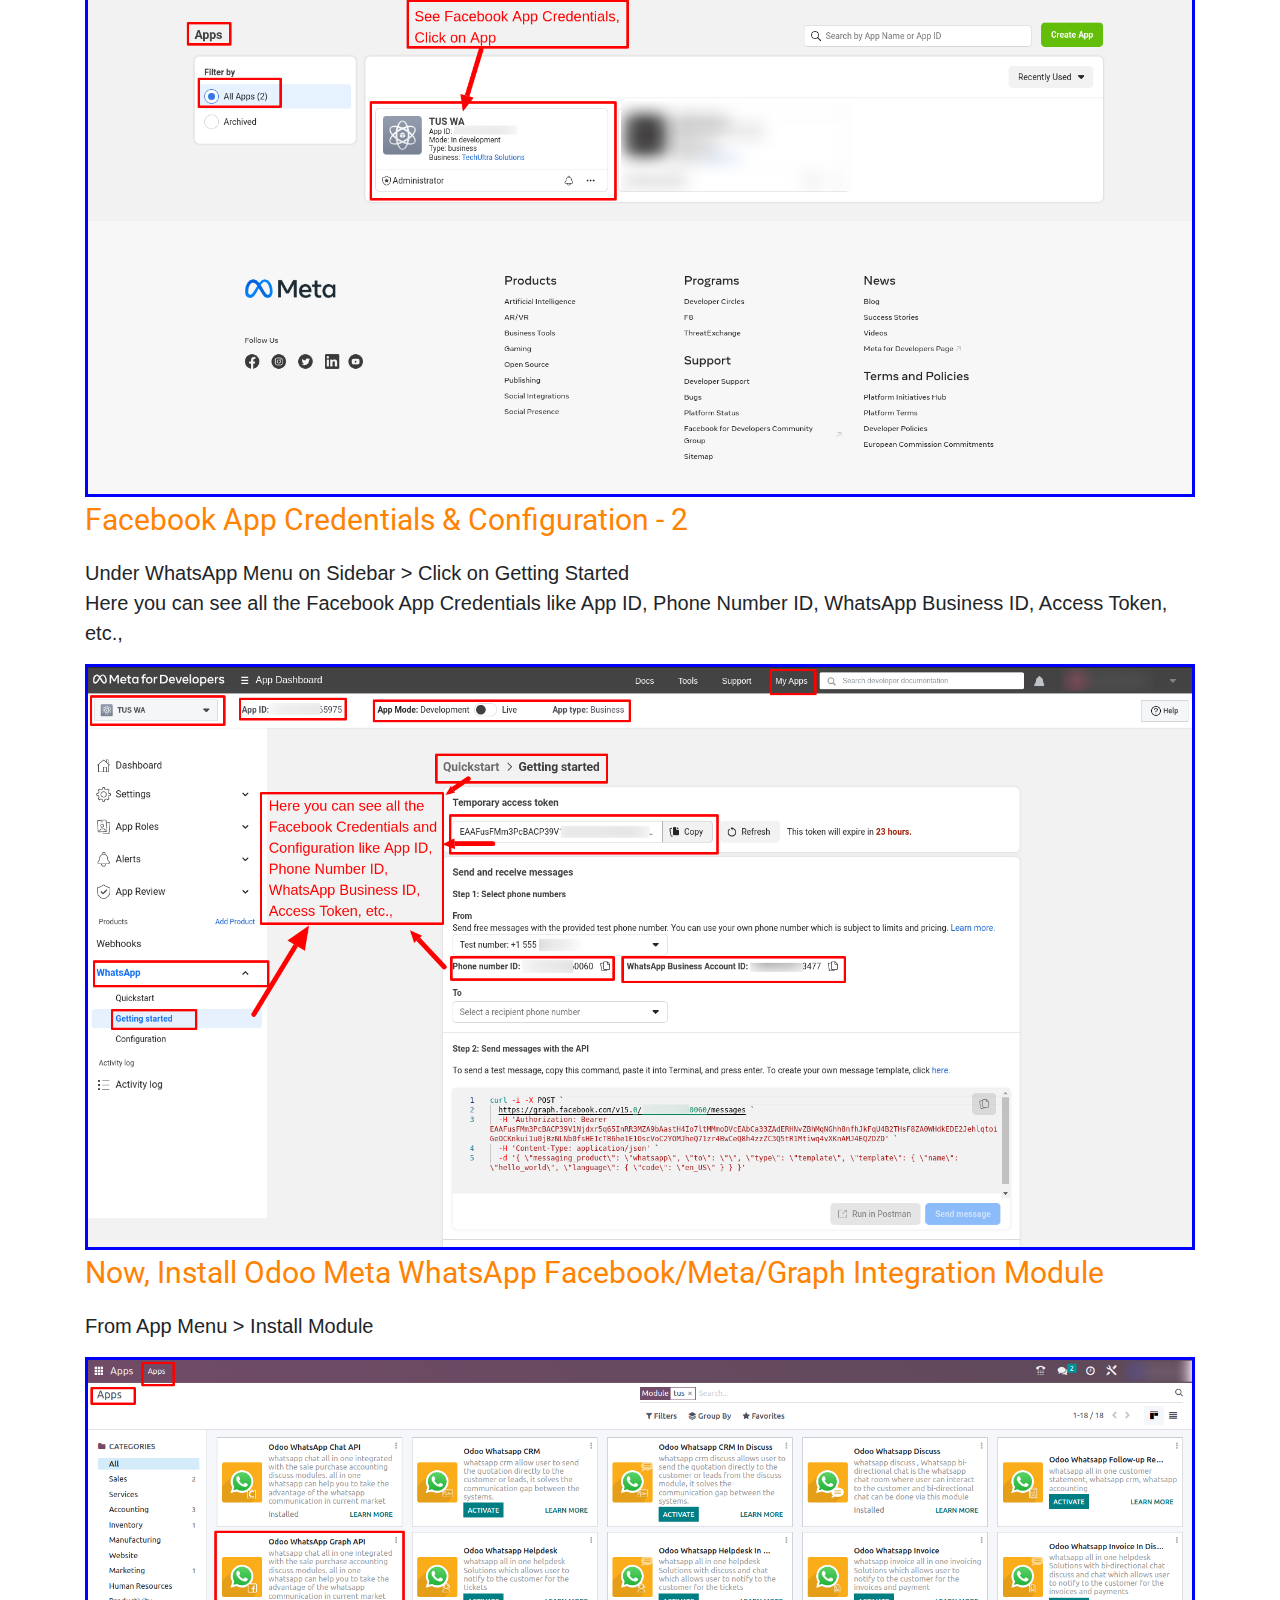
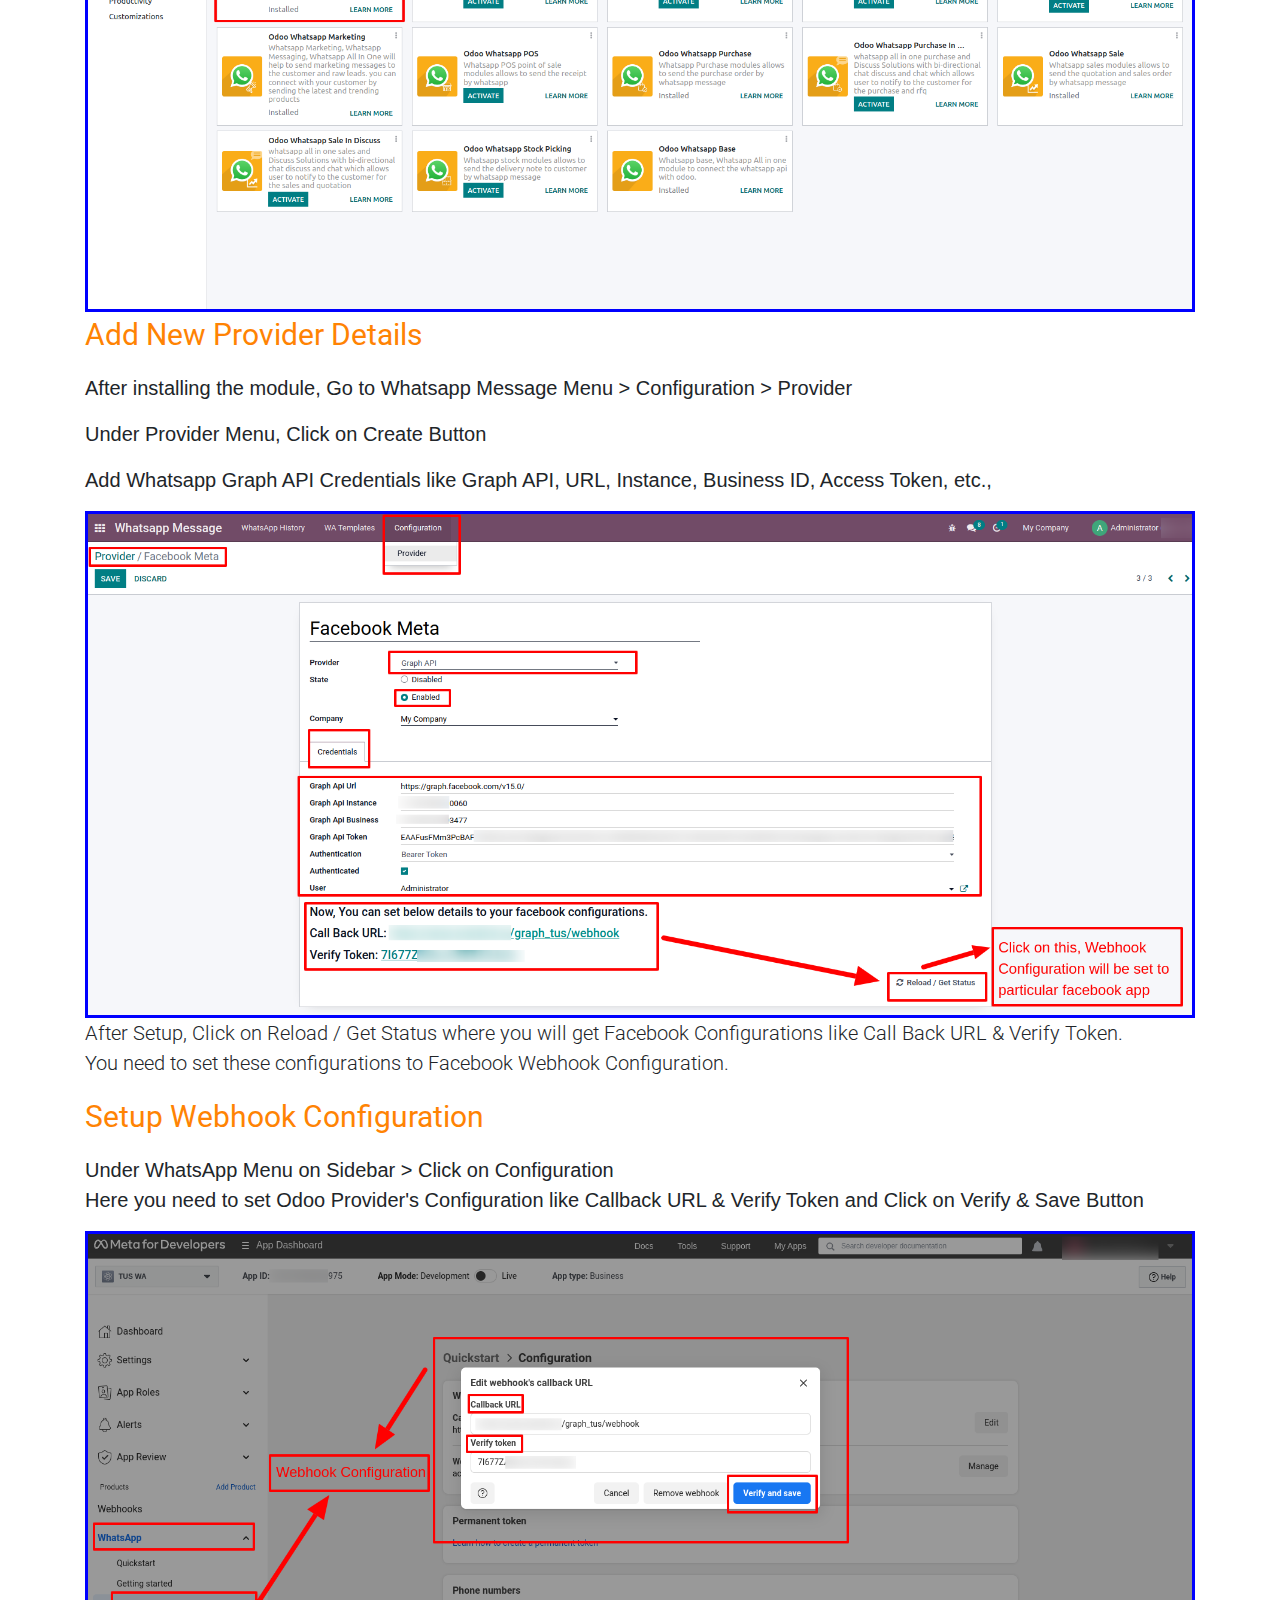
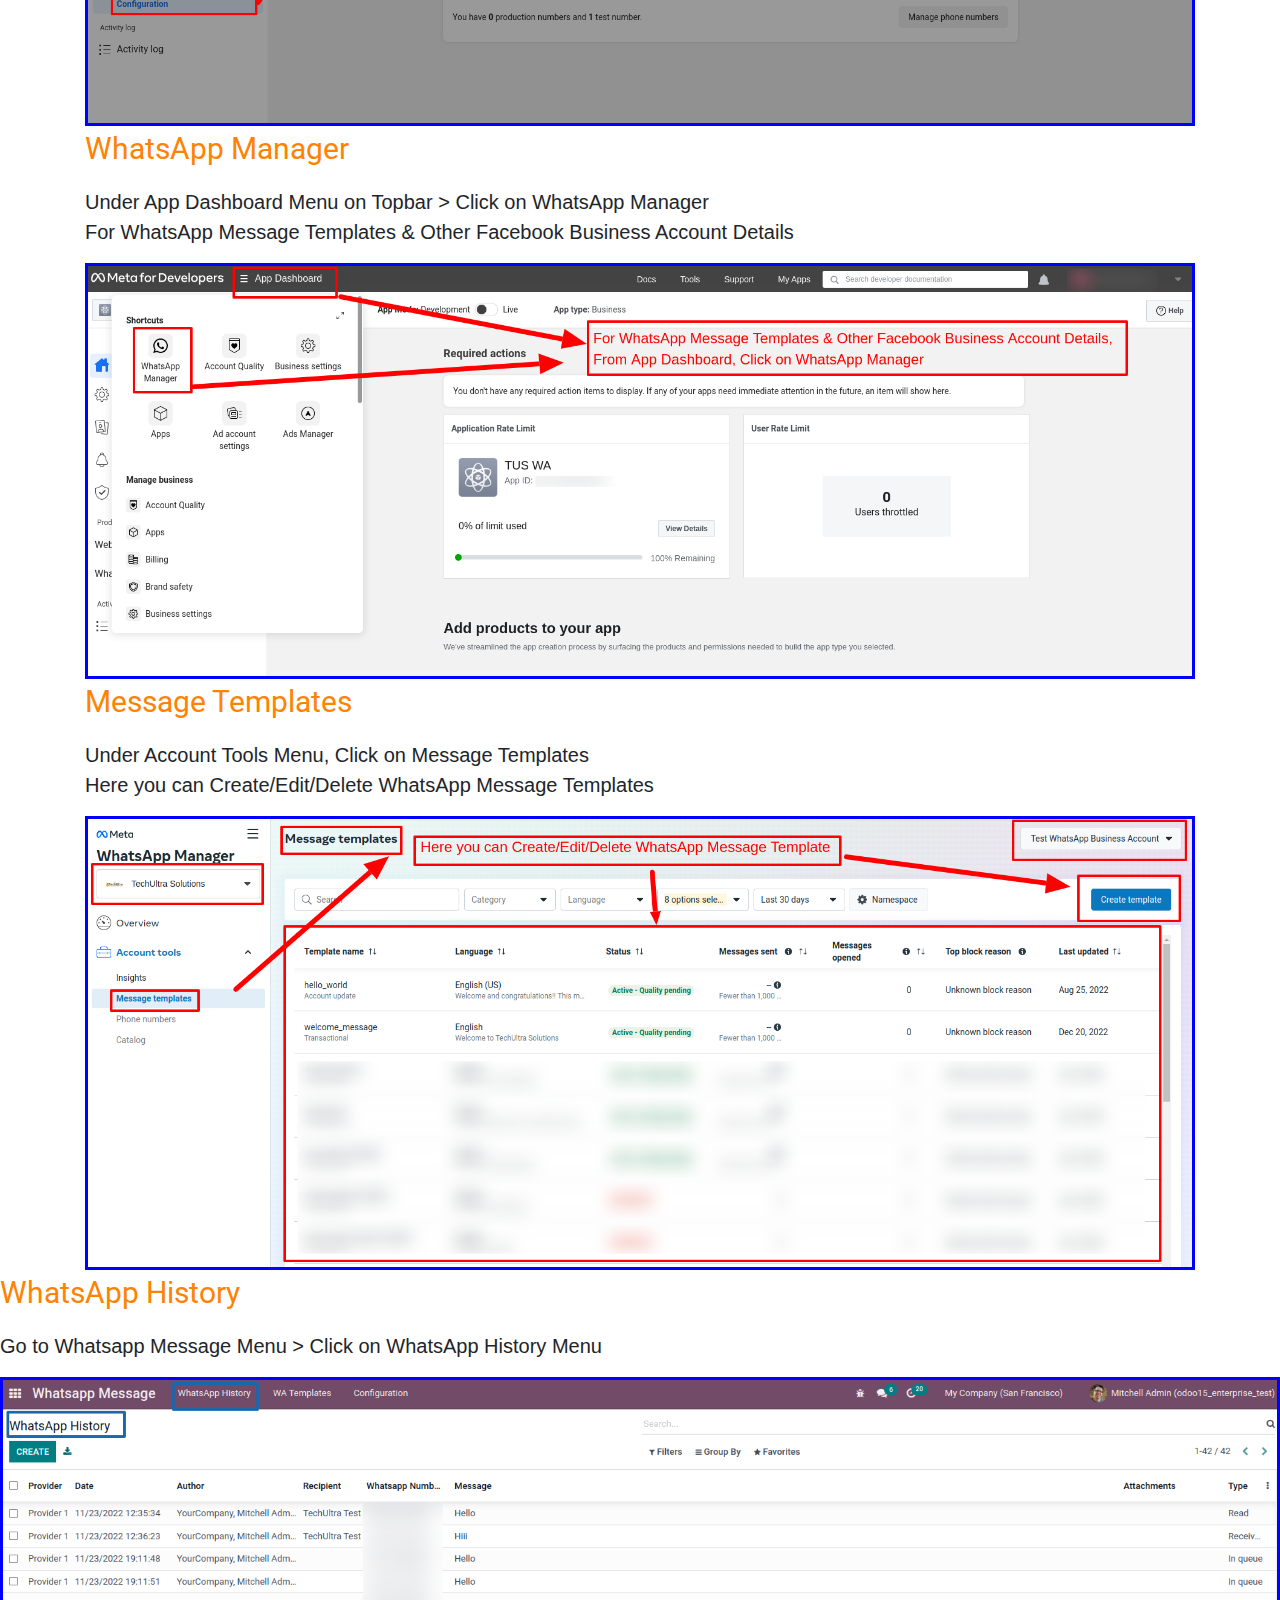
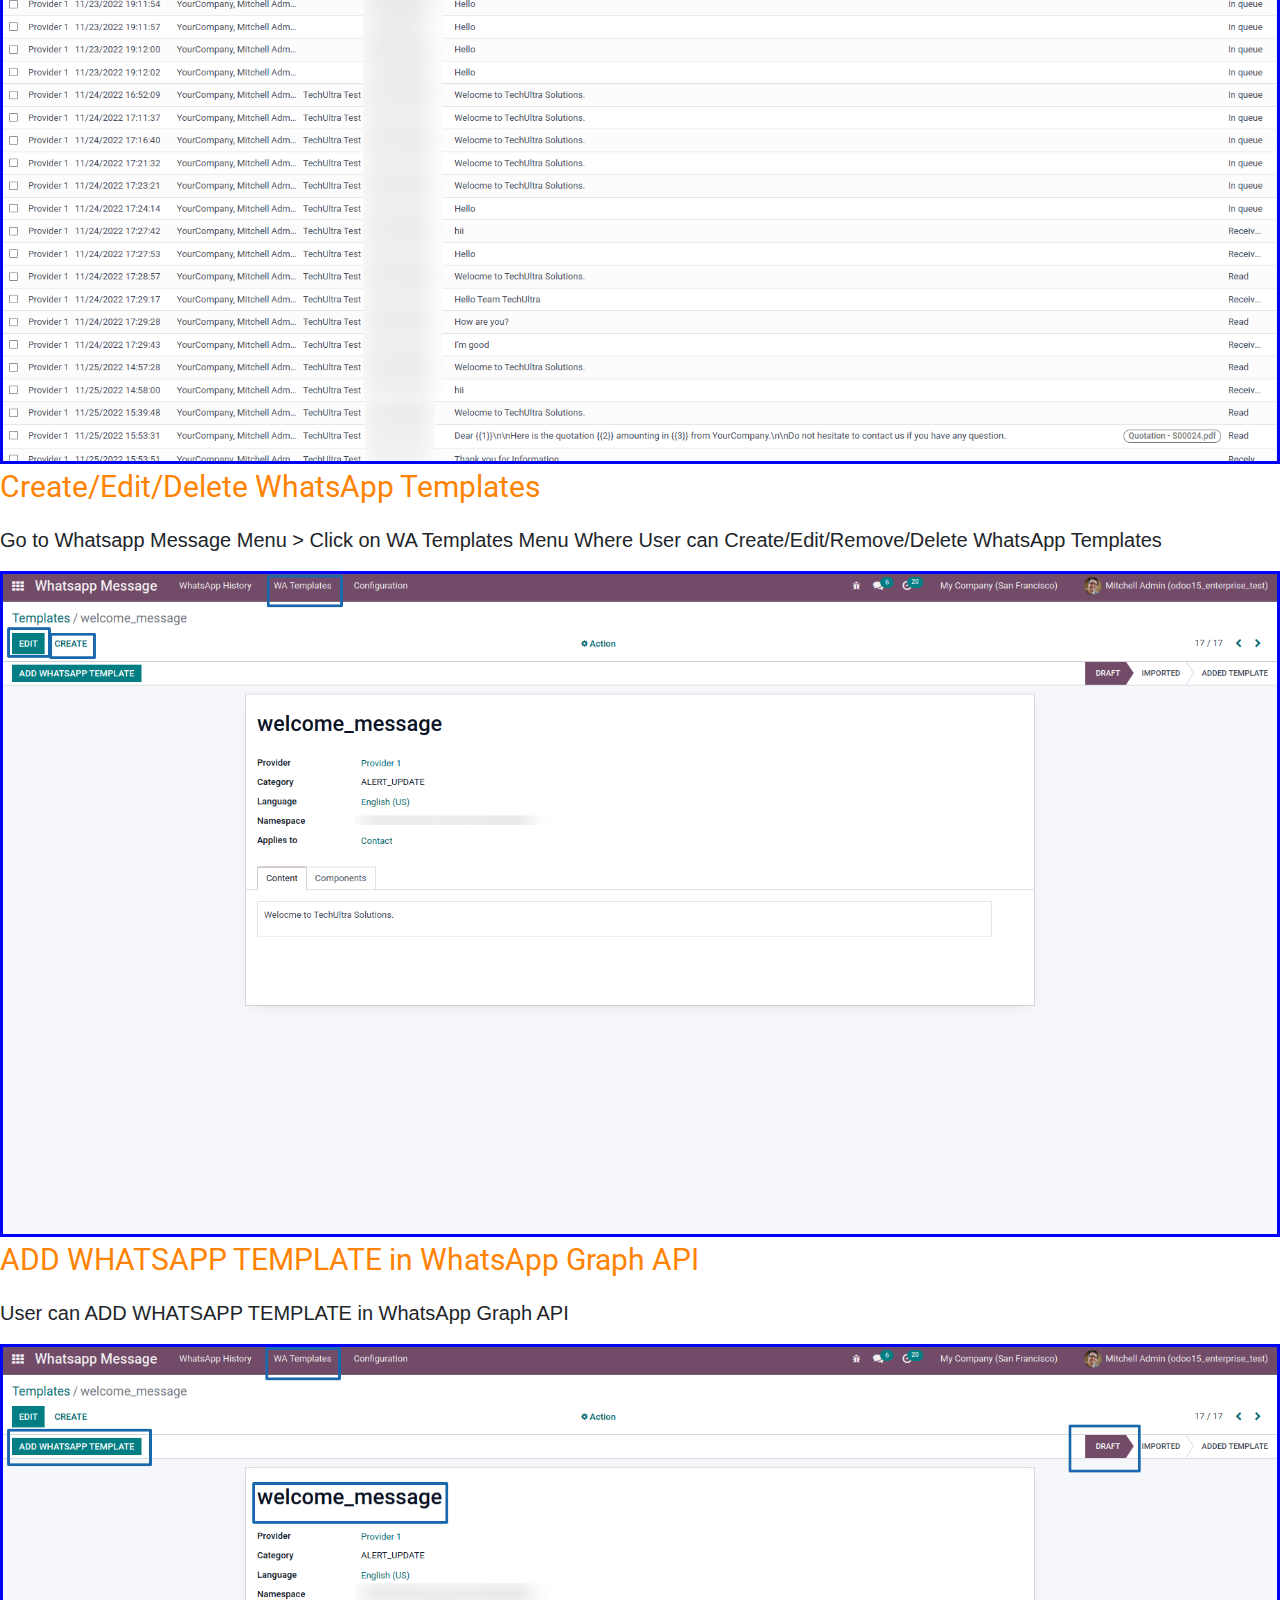
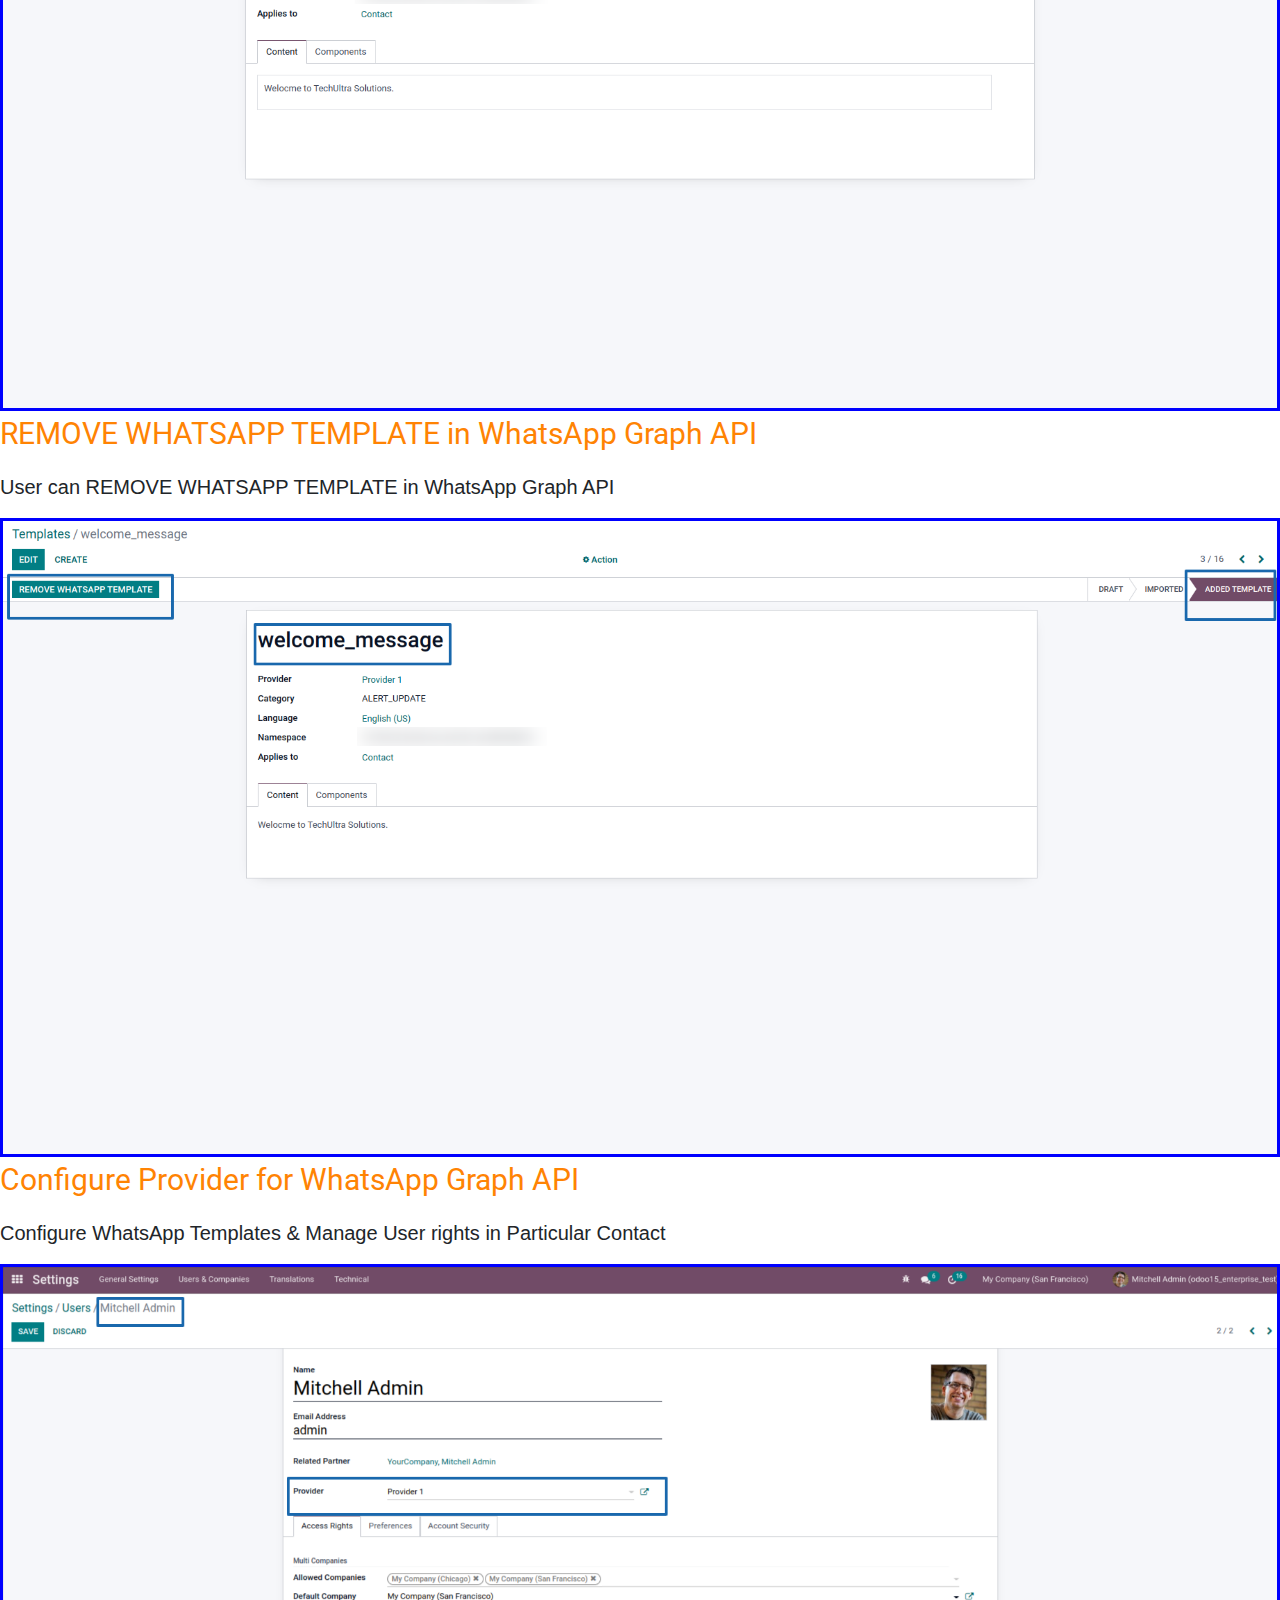
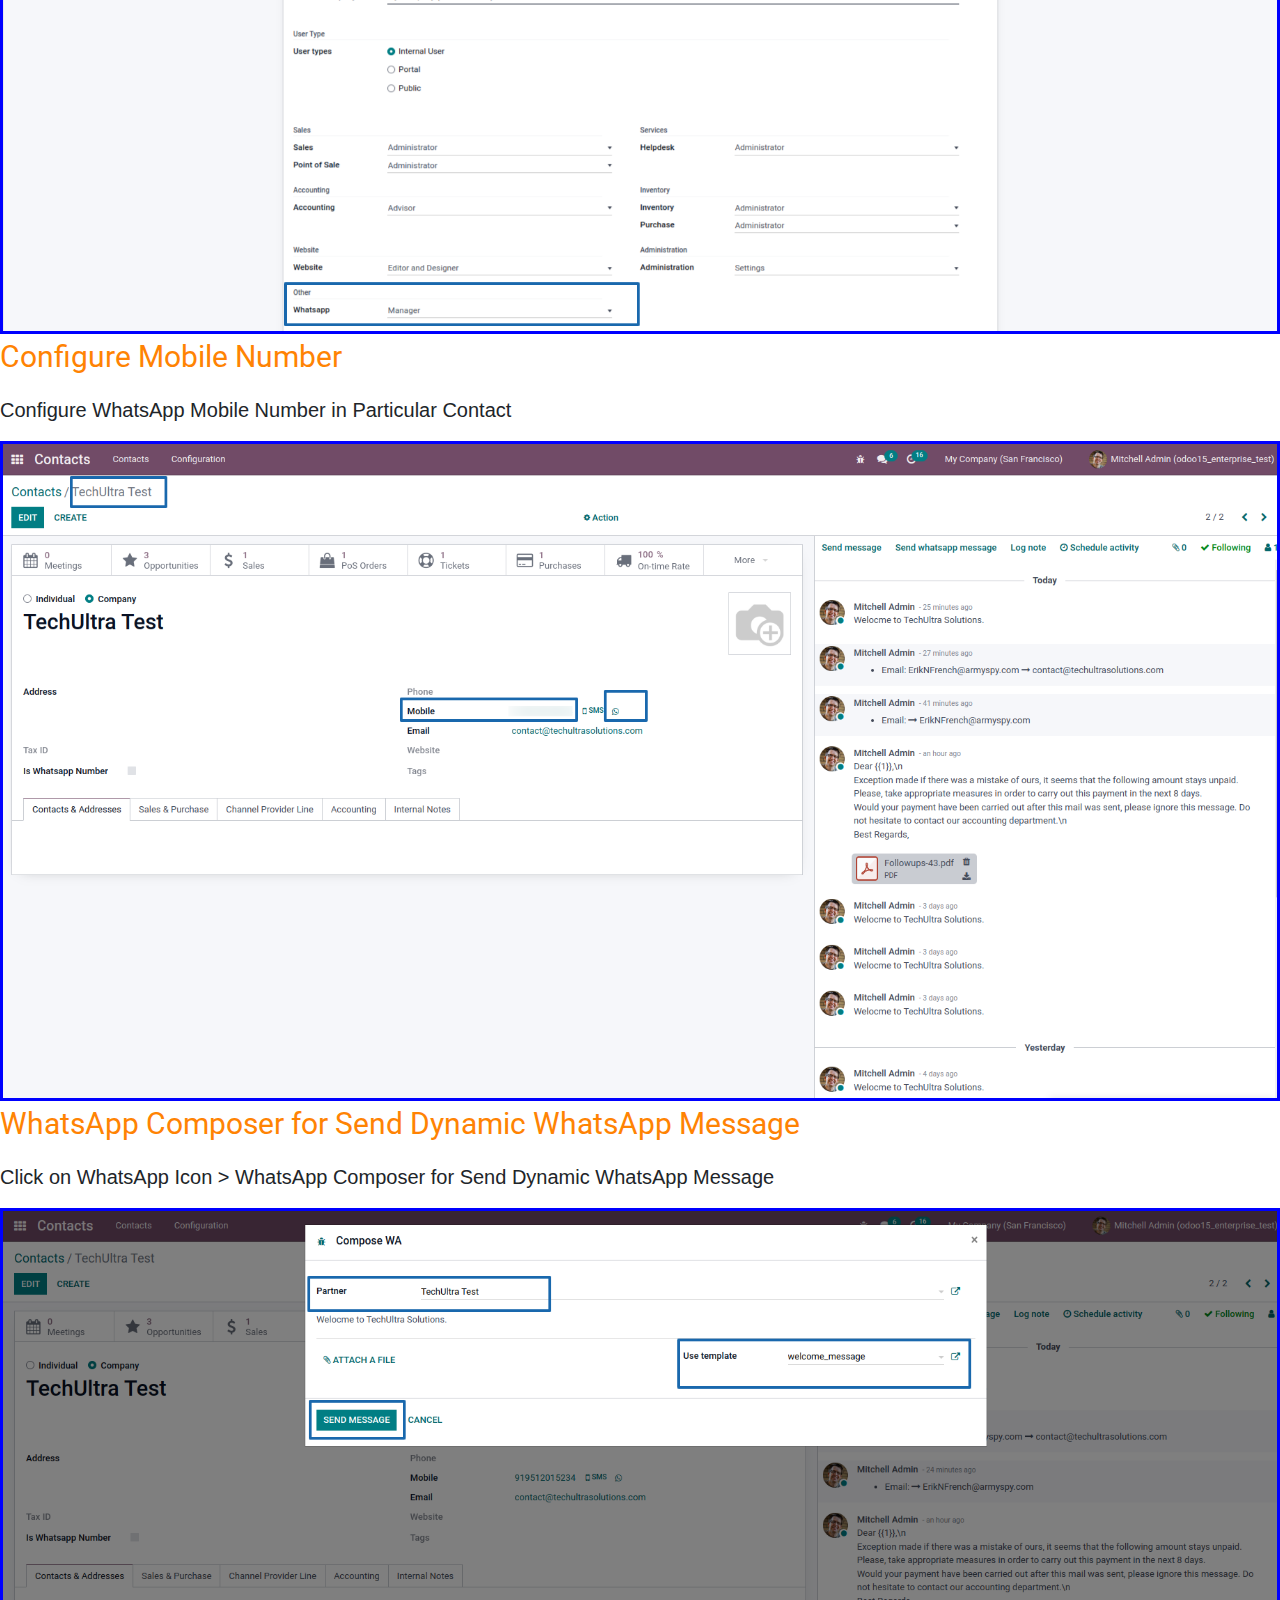
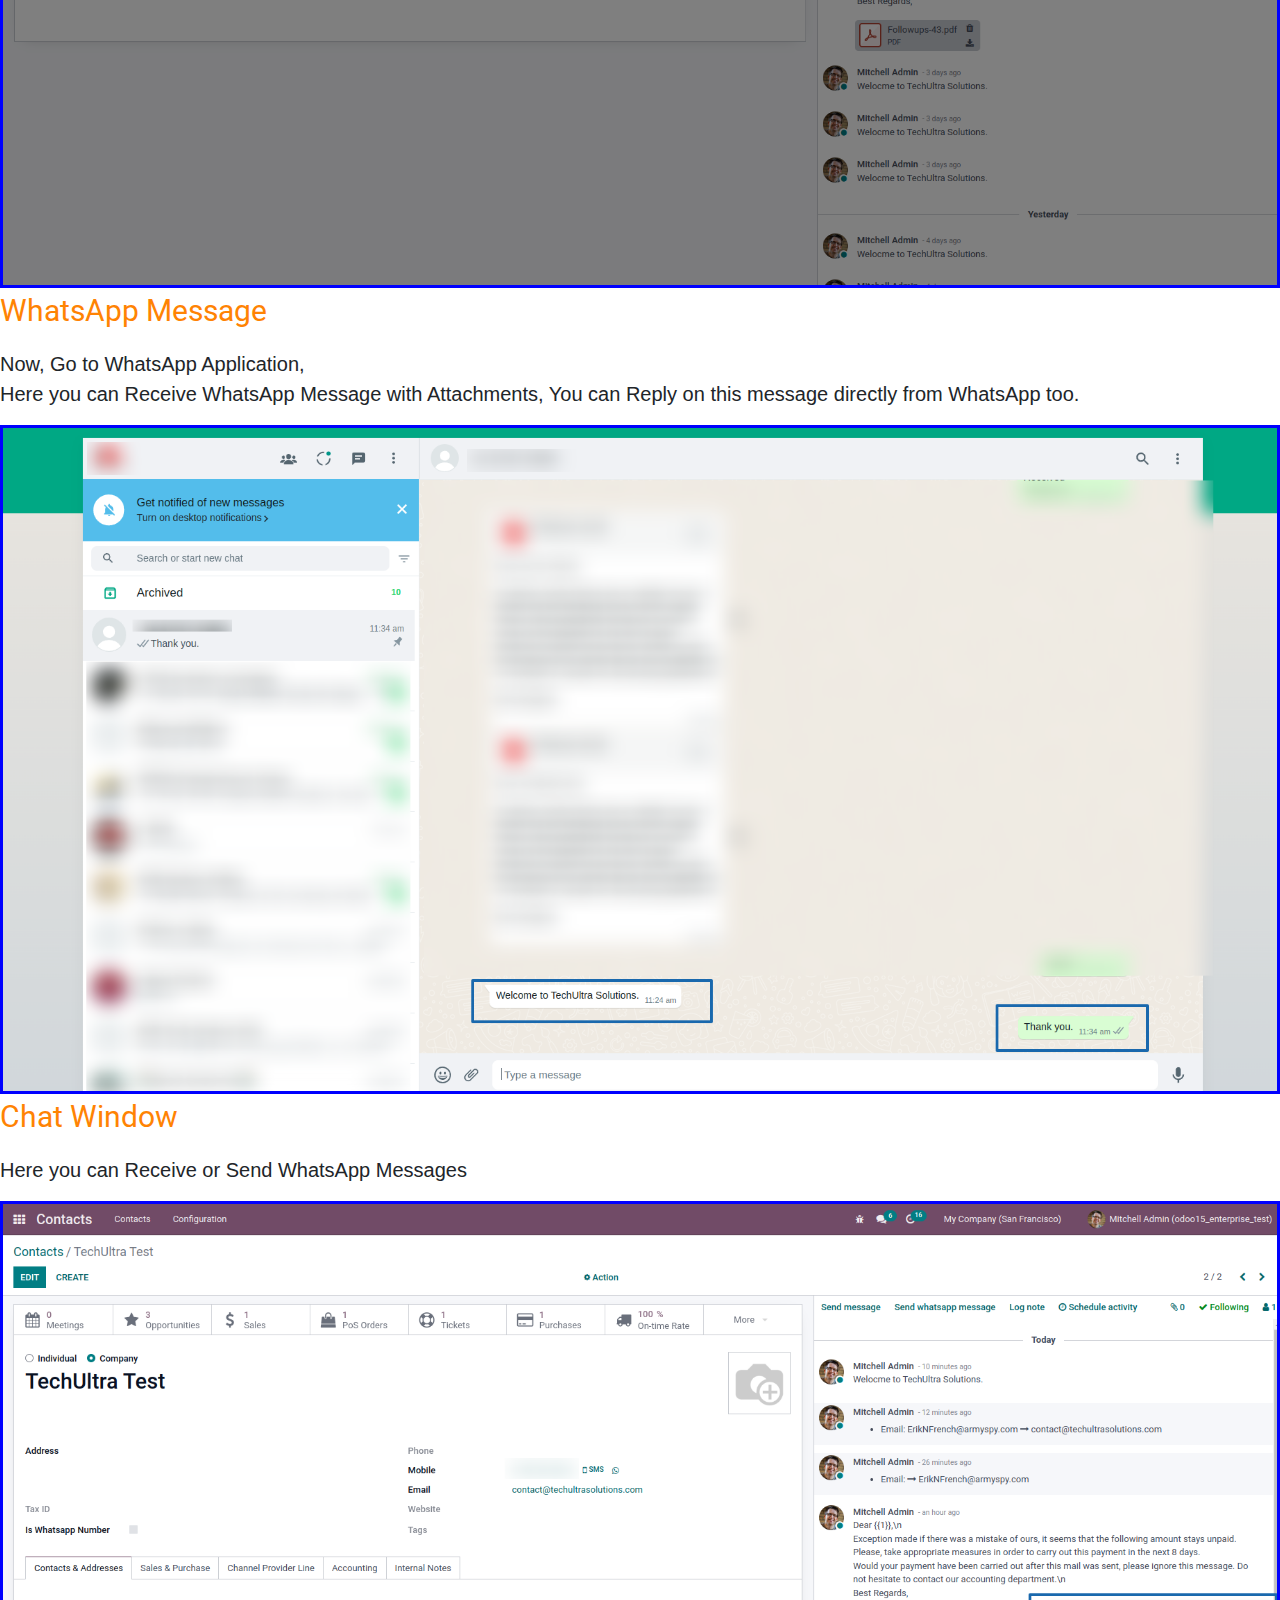
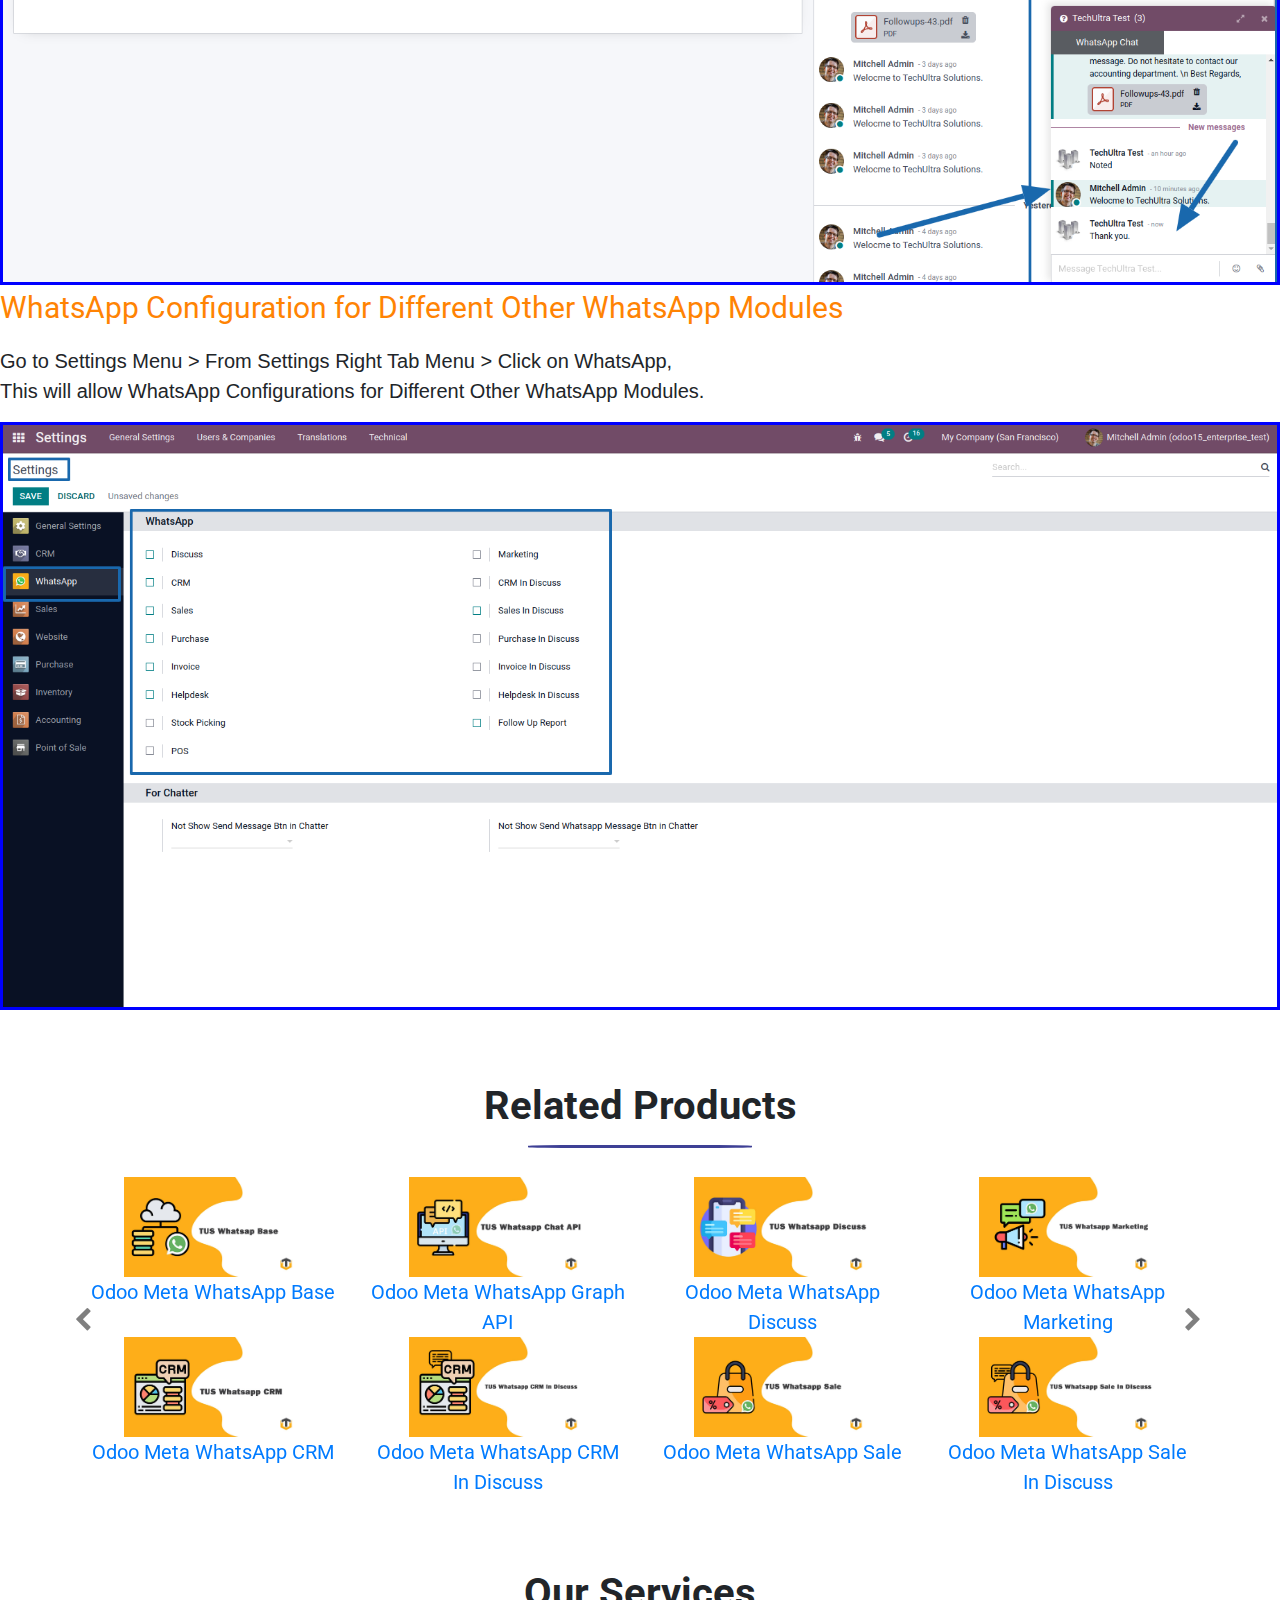
<file: odoo_whatsapp_chatbot/static/description/index_old12.html>
<!DOCTYPE html>
<html>
<head>
    <meta charset="utf-8"/>
    <meta http-equiv="X-UA-Compatible" content="IE=edge">
    <title>Odoo</title>
    <link rel="stylesheet" href="https://stackpath.bootstrapcdn.com/bootstrap/4.3.1/css/bootstrap.min.css">
    <link href="https://fonts.googleapis.com/css?family=Montserrat" rel="stylesheet">
    <link href="https://stackpath.bootstrapcdn.com/font-awesome/4.7.0/css/font-awesome.min.css" rel="stylesheet"
          integrity="sha384-wvfXpqpZZVQGK6TAh5PVlGOfQNHSoD2xbE+QkPxCAFlNEevoEH3Sl0sibVcOQVnN" crossorigin="anonymous">
    <link href="https://fonts.googleapis.com/css?family=Roboto:400,500,700&display=swap" rel="stylesheet">
    <link href="https://apps.odoocdn.com/web/content/7297172-19e3d31/1/web.assets_frontend.css" rel="stylesheet">

</head>
<!-- odoo description page css -->

<body>
<!--header-->
<section id="header">

    <style>
		#header a:link{
		   	color: white !important;
		   	background-color: transparent;
		   	text-decoration: none;
			}

		#header a:hover{
		    color: #46536b !important;;
		    background-color: transparent;
			}
		/* Footer */
		@import url('https://maxcdn.bootstrapcdn.com/font-awesome/4.7.0/css/font-awesome.min.css');

		#footer h5{
			padding-left: 10px;
		    border-left: 3px solid #eeeeee;
		    padding-bottom: 6px;
		    margin-bottom: 20px;
		    color:#ffffff;
		}


		#footer ul.social li:hover a i{
			font-size:30px;
			margin-top:-10px;
		}


		#footer ul.social li a:hover{
			color:#eeeeee;
		}

		#footer ul.quick-links li:hover{
			padding: 3px 0;
			margin-left:5px;
			font-weight:700;
		}

		#footer ul.quick-links li:hover a i{
		    font-weight: 700;
		}

		@media (max-width:767px){
			#footer h5 {
		    padding-left: 0;
		    border-left: transparent;
		    padding-bottom: 0px;
		    margin-bottom: 10px;
		}}

    </style>
<!--                <section class="oe_container lead" style="background:#f9ffa5!important;">-->
<!--                    <div>-->
<!--                        <div>-->
<!--                            <p class="oe_slogan" style="color:#ff0000; font-size:30px; font-weight:900!important;">WARNING</p>-->
<!--                            <p class="oe_slogan" style="color:#49a3fe; font-size:25px; font-weight:900!important; margin-top: -25px!important; margin-bottom: -25px!important;">Included Dependencies</p>-->
<!--                            <p class="oe_slogan" style="font-size:25px; color:##21B799;">This Module will not work Independently, You have to purchase following Module from Odoo App Store.-->
<!--                                <br><a class="text-center" style="color:#21B799; font-weight:900!important;" href="https://apps.odoo.com/apps/modules/16.0/tus_meta_whatsapp_base/" target="_blank">Odoo Meta WhatsApp Graph API</a></p>-->

<!--                        </div>-->
<!--                    </div>-->
<!--                </section>-->
    <div class="col-md-12">

        <img src="ltrhdthree.png" alt="Logo" style="width: 100%;"/>
    </div>
</section>

            <section class="oe_container lead">
                <div class="tab-pane active" id="ept_features">
                    <div class="container">

                        <section class="oe_container lead">
                            <div>
                                <div>
                                    <h2 class="oe_slogan" style="color:#000000;"><b>Odoo Facebook/Graph/Meta/WhatsApp Integration - WhatsApp Business Platform Cloud API</b></h2>
                                    <h3 class="oe_slogan" style="color:#000000;"><b>Connecting your business with WhatsApp is a boon for you!</b></h3>
                                    <p class="oe_slogan" style="font-size:20px;">Communicating with customers through WhatsApp shows positive impact on your business.<br>
                                        The WhatsApp Business Platform Cloud API is based on Meta/Facebook's Graph API Which allows medium and large businesses to communicate with their customers at scale.<br>
                                        Send and receive whatsapp messages quickly & easily directly from Odoo to WhatsApp and WhatsApp to Odoo.<br>
                                        Let's have a look at how communicate through WhatsApp in Odoo Works!</p>

                                </div>
                            </div>
                        </section>

        <!-- tab view start -->
 <section class="oe_container lead">
     <div>
         <div class="justify-content-center d-flex">
             <!-- Nav pills -->
             <ul class="nav o_tab_nav"
                 style="border: 1px solid #203038; border-radius: 6px 6px; overflow: hidden; background-color: transparent;">
                 <li class="nav-item" style="border-radius: 6px 0 0 6px;">
                     <a class="nav-link px-md-4 list-group-item list-group-item-action active" data-toggle="pill"
                        href="#overview" role="tab" aria-controls="pills-overviews" aria-selected="true"
                        style="border-radius: 6px 0 0 6px; border-right: 1px solid #203038; opacity: 1; padding: 16px;">Overview</a>
                 </li>
                 <li class="nav-item">
                     <a class="nav-link px-md-4 list-group-item list-group-item-action" data-toggle="pill"
                        href="#support" role="tab" aria-controls="pills-support" aria-selected="false"
                        style="border-radius: 0px; border-right: 1px solid #203038; opacity: 1; padding: 16px;"
                        data-target="#support">Support</a>
                 </li>
                 <li class="nav-item">
                     <a class="nav-link px-md-4 list-group-item list-group-item-action" data-toggle="pill"
                        href="#guides" role="tab" aria-controls="pills-guides" aria-selected="false"
                        style="border-radius: 0px; opacity: 1; padding: 16px;" data-target="#guides">User Guides</a>
                 </li>
                 <li class="nav-item">
                     <a class="nav-link px-md-4 list-group-item list-group-item-action" data-toggle="pill"
                        href="#releases" role="tab" aria-controls="pills-releases" aria-selected="false"
                        style="border-radius: 0px; opacity: 1; padding: 16px;" data-target="#releases">Releases</a>
                 </li>
             </ul>
         </div>

         <style>
  .nav-pills .nav-item .active {
    background-color: blue; /* Change this to the desired color */
    color: white; /* Change this to the desired text color */
  }


         </style>


        <!-- Tab panes -->
        <div class="tab-content py-5">
            <div class="tab-pane active" id="overview">
                <div class="row">
                    <div class="col-12 col-md-12 pt-4 pt-md-0">
                        <div class="tab-content h-100">
                            <div class="tab-pane active" id="Advance1">

                    <section class="oe_container">
                        <h3 class="text-center alert"
                            style="font-family: Roboto;font-weight:500;color: #091E42;background: #F0F4F7;border-radius: 10px;">
                            Odoo-WhatsApp Integration Features
                        </h3>
                    </section>
                        <section class="oe_container lead">
                        <div class="row mb16 mp-features">
                            <div class="col-md-6 mt16 mb16" style="display:flex">
                                <div class="col-md-12 shadow-sm">
                                    <div class="container">
                                        <li style="font-weight:bold;color: #ff8303;">Official WhatsApp Cloud API - By Meta(Facebook)</li>
                                    </div>
                                </div>
                            </div>
                            <div class="col-md-6 mt16 mb16" style="display:flex">
                                <div class="col-md-12 shadow-sm">
                                    <div class="container">
                                        <li style="font-weight:bold;color: #ff8303;">Multi Company and Multi Providers</li>
                                    </div>
                                </div>
                            </div>
                            <div class="col-md-6 mt16 mb16" style="display:flex">
                                <div class="col-md-12 shadow-sm">
                                    <div class="container">
                                        <li style="font-weight:bold; color: #ff8303;">User can Create/Edit/Remove/Delete WhatsApp Templates</li>
                                    </div>
                                </div>
                            </div>
                            <div class="col-md-6 mt16 mb16" style="display:flex">
                                <div class="col-md-12 shadow-sm">
                                    <div class="container">
                                        <li style="font-weight:bold;color: #ff8303;">Showing All WhatsApp Chat History</li>
                                    </div>
                                </div>
                            </div>
                            <div class="col-md-6 mt16 mb16" style="display:flex">
                                <div class="col-md-12 shadow-sm">
                                    <div class="container">
                                        <li style="font-weight:bold;color: #ff8303;">Configure WhatsApp Templates in Particular User/Customer</li>
                                    </div>
                                </div>
                            </div>
                            <div class="col-md-6 mt16 mb16" style="display:flex">
                                <div class="col-md-12 shadow-sm">
                                    <div class="container">
                                        <li style="font-weight:bold;color: #ff8303;">Media files such as product videos, pictures, PDF, .doc files etc can be sent within a single click. </li>
                                    </div>
                                </div>
                            </div>

                        </div>
                    </section>
                            </div>
                        </div>
                    </div>
                </div>
            </div>

            <div class="tab-pane fade" id="support">
                <div class="card-body p-0">
                    <section class="oe_container">
                        <h3 class="text-center alert"
                            style="font-family: Roboto;font-weight:500;color: #091E42;background: #F0F4F7;border-radius: 10px;">
                            Support Charges
                        </h3>
                    </section>
                    <section class="oe_container lead">
                        <div class="row mb16 mp-features">
                            <div class="col-md-12 mt16 mb16" style="display:flex">
                                <div class="col-md-12 shadow-sm">
                                    <div class="container">
                                        <li style="font-weight:bold;color: #ff8303;">1 - Meta Setup Support: <span style="font-weight:bold;color: #1f82ff;">200$</span></li>
                                        <li style="font-weight:bold;color: #ff8303;">2 - Whatsapp + Meta Support: <span style="font-weight:bold;color: #1f82ff;">300$</span></li>
                                        <li style="font-weight:bold;color: #ff8303;">3 - Template Creation + Support Charges: <span style="font-weight:bold;color: #1f82ff;">20$ per template creation</span></li>
                                    </div>
                                    <div class="" style="background-color: #FFA500;top: 50%;min-width: 65px; left: 0;box-sizing: border-box;padding: 10px;text-align: center; color: #fff;border-top-left-radius: 5px;border-bottom-left-radius: 5px;">
                                        <li style="font-weight:bold;color: #1f82ff;display: block; text-align: left;">NOTE:</li>
                                        <li style="font-size: 20px;font-weight: 700;text-align: left;">Any issue related to modules will have free support of 90 days</li>
                                        <li style="font-size: 20px;font-weight: 700;text-align: left;">Support will be available From Monday to Friday between 10:00 AM to 7:00 PM Indian Standard Time – (IST) Time Zone.</li>
                                    </div>
                                </div>
                            </div>
                        </div>
                    </section>
                </div>
            </div>

            <div class="tab-pane fade" id="guides">
                <div class="card-body p-0">
                    <section class="oe_container">
                        <h3 class="text-center alert"
                            style="font-family: Roboto;font-weight:500;color: #091E42;background: #F0F4F7;border-radius: 10px;">
                            User Guides
                        </h3>
                    </section>
                    <section class="oe_container lead">
                        <div class="row mb16 mp-features">
                            <div class="col-md-12 mt16 mb16" style="display:flex">
                                <div class="col-md-12 shadow-sm">
                                    <div class="container">
                                    <ul>
		                                    <li style="font-weight:bold;color: #ff8303;">1 - How to generate Permanent Access Token in WhatsApp Cloud API? : <a style="font-weight:bold;color: #1f82ff;" href="https://www.google.com/search?q=how+to+generate+permanent+token+for+whatsapp+cloud+api&sxsrf=APwXEddbv4w7W8g3qkQe0KbWVL5unO0hlg%3A1681375871565&ei=f8I3ZMv7IceVseMPt86DmAw&ved=0ahUKEwiLt7ucvab-AhXHSmwGHTfnAMMQ4dUDCA8&uact=5&oq=how+to+generate+permanent+token+for+whatsapp+cloud+api&gs_lcp=Cgxnd3Mtd2l6LXNlcnAQAzIFCCEQoAEyCAghEBYQHhAdOgQIABBHOgUIABCiBDoECCEQCkoECEEYAFDqB1jFf2CfmAFoAXADeACAAbYCiAG0HZIBCDAuMTEuNy4xmAEAoAEByAEIwAEB&sclient=gws-wiz-serp" target="_blank">Click Here</a> </li>
		                                    <li style="font-weight:bold;color: #ff8303;">2 - WhatsApp Cloud API are charged per conversation? : <a style="font-weight:bold;color: #1f82ff;" href="https://developers.facebook.com/docs/whatsapp/pricing/" target="_blank">Click Here</a> </li>
		                                    <li style="font-weight:bold;color: #ff8303;">3 - WhatsApp 24-hour rule? : <a style="font-weight:bold;color: #1f82ff;" href="https://developers.facebook.com/docs/whatsapp/conversation-types" target="_blank">Click Here</a> </li>
		                                    <li style="font-weight:bold;color: #ff8303;">4 - Install phonenumbers Python Library Package : <span style="font-weight:bold;color: #1f82ff;">sudo pip3 install phonenumbers</span> </li>
                                        </ul>
                                    </div>
                                </div>
                            </div>
                        </div>
                    </section>
                </div>
            </div>

            <div class="tab-pane fade" id="releases">
                <section class="card mb-5" style="border: none;">
                    <div class="card-body pb-5 active">
                        <section class="oe_container">
                            <h3 class="text-center alert"
                                style="font-family: Roboto;font-weight:500;color: #091E42;background: #F0F4F7;border-radius: 10px;">
                                Our Releases
                            </h3>
                        </section>
                        <br>

                        <div class="row justify-content-center">
                            <div class="col-sm-8 col-xl-6 mx-auto">
                                <span style="background-color: #203038;width:4px;height:100%;top: 0;left: 55px;"></span>
                                <div class="pb-3">
                                    <div class="" style="background-color: #FFA500;top: 50%;min-width: 65px; left: 0;box-sizing: border-box;padding: 10px;text-align: center; color: #fff;border-top-left-radius: 5px;border-bottom-left-radius: 5px;">
                                        <span style="font-size: 20px;font-weight: 700;display: block;">Latest Release - 1.6</span>
                                    </div>
                                    <div style="padding: 1.5rem 2rem;border-top-right-radius: 10px;box-shadow: 0 15px 35px rgb(173 156 36), 0 5px 15px rgb(204 241 0 / 7%);background-color: #fff;border-bottom-right-radius: 10px;">
                                        <div class="timeline__content">
                                            <h3 style="font-weight: 400; margin-bottom:20px">Bug Fixes & Improvements:</h3>
                                            <li style="color: #666; margin-bottom: 10px;"> </span>
                                            Issue: import json package/library added in discuss module  - v16.
                                             </li>
                                            <li style="color: #666; margin-bottom: 10px;"> </span>
                                            Improvements: When Odoo Message Sent, Delivered, Read in WhatsApp - Single, Double Gray Tick and Double Blue Tick (Read Receipts) in Odoo Chatter and Discuss - v16.
                                             </li>
                                            <li style="color: #666; margin-bottom: 10px;"> </span>
                                            Improvements: In Odoo Chatter and Discuss, WhatsApp Tab Design changed to same as WhatsApp Screen - v16.
                                             </li>
                                        </div>
                                    </div>
                                </div>
                                <br>

                                <div class="pb-3">
                                    <div class="" style="background-color: #FFA500;top: 50%;min-width: 65px; left: 0;box-sizing: border-box;padding: 10px;text-align: center; color: #fff;border-top-left-radius: 5px;border-bottom-left-radius: 5px;">
                                        <span style="font-size: 20px;font-weight: 700;display: block;">Release - 1.5</span>
                                    </div>
                                    <div style="padding: 1.5rem 2rem;border-top-right-radius: 10px;box-shadow: 0 15px 35px rgb(173 156 36), 0 5px 15px rgb(204 241 0 / 7%);background-color: #fff;border-bottom-right-radius: 10px;">
                                        <div class="timeline__content">
                                            <h3 style="font-weight: 400; margin-bottom:20px">Bug Fixes & Improvements:</h3>
                                             <li style="color: #666; margin-bottom: 10px;"> </span>
                                            Improvements: When Incoming WhatsApp Message Seen/Read in odoo, Double Blue Tick (Read Receipts) in WhatsApp - v16.
                                             </li>
                                        </div>
                                    </div>
                                </div>
                                <br>

                                <div class="pb-3">
                                    <div class="" style="background-color: #FFA500;top: 50%;min-width: 65px; left: 0;box-sizing: border-box;padding: 10px;text-align: center; color: #fff;border-top-left-radius: 5px;border-bottom-left-radius: 5px;">
                                        <span style="font-size: 20px;font-weight: 700;display: block;">Release - 1.4</span>
                                    </div>
                                    <div style="padding: 1.5rem 2rem;border-top-right-radius: 10px;box-shadow: 0 15px 35px rgb(173 156 36), 0 5px 15px rgb(204 241 0 / 7%);background-color: #fff;border-bottom-right-radius: 10px;">
                                        <div class="timeline__content">
                                            <h3 style="font-weight: 400; margin-bottom:20px">Bug Fixes & Improvements:</h3>
                                             <li style="color: #666; margin-bottom: 10px;"> </span>
                                            Channel Member Issue Resolved - v16.
                                             </li>
                                            <li style="color: #666; margin-bottom: 10px;"> </span>
                                            WhatsApp Configuration - Show/Hide Send Message & WhatsApp Button in All Models - v16.
                                             </li>
                                             <li style="color: #666; margin-bottom: 10px;"> </span>
                                            Rebranding of Discuss Screen - v16.
                                             </li>

                                        </div>
                                    </div>
                                </div>
                                <br>

                                <div class="pb-3">
                                    <div class="" style="background-color: #FFA500;top: 50%;min-width: 65px; left: 0;box-sizing: border-box;padding: 10px;text-align: center; color: #fff;border-top-left-radius: 5px;border-bottom-left-radius: 5px;">
                                        <span style="font-size: 20px;font-weight: 700;display: block;">Release - 1.3</span>
                                    </div>
                                    <div style="padding: 1.5rem 2rem;border-top-right-radius: 10px;box-shadow: 0 15px 35px rgb(173 156 36), 0 5px 15px rgb(204 241 0 / 7%);background-color: #fff;border-bottom-right-radius: 10px;">
                                        <div class="timeline__content">
                                            <h3 style="font-weight: 400; margin-bottom:20px">Bug Fixes & Improvements:</h3>
                                             <li style="color: #666; margin-bottom: 10px;"> </span>
                                            Pre WhatsApp Message Templates Functionality Added in Discuss Sidebar - v16.
                                             </li>

                                        </div>
                                    </div>
                                </div>
                                <br>

                                <div class="pb-3">
                                    <div class="" style="background-color: #FFA500;top: 50%;min-width: 65px; left: 0;box-sizing: border-box;padding: 10px;text-align: center; color: #fff;border-top-left-radius: 5px;border-bottom-left-radius: 5px;">
                                        <span style="font-size: 20px;font-weight: 700;display: block;">Release - 1.2</span>
                                    </div>
                                    <div style="padding: 1.5rem 2rem;border-top-right-radius: 10px;box-shadow: 0 15px 35px rgb(173 156 36), 0 5px 15px rgb(204 241 0 / 7%);background-color: #fff;border-bottom-right-radius: 10px;">
                                        <div class="timeline__content">
                                            <h3 style="font-weight: 400; margin-bottom:20px">Bug Fixes & Improvements:</h3>
                                             <li style="color: #666; margin-bottom: 10px;"> </span>
                                            Discuss Sidebar Issue Resolved - v16
                                             </li>
                                            <li style="color: #666; margin-bottom: 10px;"> </span>
                                            Added Smart Buttons in WhatsApp Marketing History - v16
                                             </li>
                                            <li style="color: #666; margin-bottom: 10px;"> </span>
                                            Added Related Model Field in WhatsApp History - v16
                                             </li>
                                            <li style="color: #666; margin-bottom: 10px;"> </span>
                                            Added Filter, Groupby, Searchby in WhatsApp History - v16
                                             </li>
                                            <li style="color: #666; margin-bottom: 10px;"> </span>
                                            First time click on TabPartner - Error Resolved -  v16
                                             </li>
                                            <li style="color: #666; margin-bottom: 10px;"> </span>
                                            In Discuss, Buttons not working issue Resolved - v16.
                                             </li>
                                            <li style="color: #666; margin-bottom: 10px;"> </span>
                                            POS Receipt Issue & WAComposer data not load Resolved - v16
                                             </li>
                                            <li style="color: #666; margin-bottom: 10px;"> </span>
                                            Error Message Handling - Input/Output Error, Message Failed, Wrong Paramenters, 24 hours rule, etc., - v16
                                             </li>
                                            <li style="color: #666; margin-bottom: 10px;"> </span>
                                            Owl Compatibility issue Resolved - v16
                                             </li>

                                        </div>
                                    </div>
                                </div>
                                <br>

                                <div class="pb-3">
                                    <div class="" style="background-color: #FFA500;top: 50%;min-width: 65px; left: 0;box-sizing: border-box;padding: 10px;text-align: center; color: #fff;border-top-left-radius: 5px;border-bottom-left-radius: 5px;">
                                        <span style="font-size: 20px;font-weight: 700;display: block;">Release - 1.1</span>
                                    </div>
                                    <div style="padding: 1.5rem 2rem;border-top-right-radius: 10px;box-shadow: 0 15px 35px rgb(173 156 36), 0 5px 15px rgb(204 241 0 / 7%);background-color: #fff;border-bottom-right-radius: 10px;">
                                        <div class="timeline__content">
                                            <h3 style="font-weight: 400; margin-bottom:20px">Bug Fixes & Improvements:</h3>
                                             <li style="color: #666; margin-bottom: 10px;"> </span>
                                            Dynamic Placeholder When we click on Normal & WhatsApp Button in Sidebar Chatter - v16
                                             </li>
                                             <li style="color: #666; margin-bottom: 10px;"> </span>
                                            Message Undefined - Both Discuss & Chatter - v16
                                             </li>
                                             <li style="color: #666; margin-bottom: 10px;"> </span>
                                            Header Condition for Live/WhatsApp Tab - In Chat Window - v16
                                             </li>
                                             <li style="color: #666; margin-bottom: 10px;"> </span>
                                            WhatsApp Tab - By Default Open in Discuss - v16
                                             </li>
                                             <li style="color: #666; margin-bottom: 10px;"> </span>
                                            Added Channel Name + Mobile Number at ThreadTopBar in Discuss - v16
                                             </li>
                                             <li style="color: #666; margin-bottom: 10px;"> </span>
                                            Message Unread - Bug Resolved - v16
                                             </li>
                                             <li style="color: #666; margin-bottom: 10px;"> </span>
                                            Click on Reload/Get Status Button - If Disconnected - Error/Warning Message Shown - v16
                                             </li>
                                             <li style="color: #666; margin-bottom: 10px;"> </span>
                                            In Channel, Discussion, Live chat - provider_id - Bug Resolved - v16
                                             </li>
                                             <li style="color: #666; margin-bottom: 10px;"> </span>
                                            In Discuss, Channels unable to load & send normal messages - Bug Fixed - v16
                                             </li>
                                             <li style="color: #666; margin-bottom: 10px;"> </span>
                                            WhatsApp Messages have a WhatsApp Icon - In Discuss, Chatter & Chat Window - v16
                                             </li>
                                             <li style="color: #666; margin-bottom: 10px;"> </span>
                                            WhatsApp Messages - Left/Right Chat - In Discuss & Chat Window - v16
                                             </li>
                                             <li style="color: #666; margin-bottom: 10px;"> </span>
                                            New Meta WhatsApp v16.0 API - New Categories added in Message Templates - v16
                                             </li>
                                        </div>
                                    </div>
                                </div>
                                <br>

                                <div class="pb-3">
                                    <div class="" style="background-color: #FFA500;top: 50%;min-width: 65px; left: 0;box-sizing: border-box;padding: 10px;text-align: center; color: #fff;border-top-left-radius: 5px;border-bottom-left-radius: 5px;">
                                        <span style="font-size: 20px; font-weight: 700;display: block;">Initial Release - 1.0</span>
                                    </div>
                                    <div style="padding: 1.5rem 2rem;border-top-right-radius: 10px;box-shadow: 0 15px 35px rgb(247 125 0), 0 5px 15px rgb(0 0 0 / 7%);background-color: #fff;border-bottom-right-radius: 10px;">
                                        <div class="timeline__content">
                                            <h3 style="font-weight: 400; margin-bottom:20px">First Release</h3>

                                        </div>
                                    </div>
                                </div>
                            </div>
                        </div>
                    </div>
                </section>
            </div>


        </div>
        <!-- tab view / end -->
    </div>
 </section>

                        <section class="oe_container">
                            <h3 class="text-center alert"
                                style="font-family: Roboto;font-weight:500;color: #091E42;background: #F0F4F7;border-radius: 10px;">
                                Setup & Configuration
                            </h3>
                        </section>
                        <section class="oe_container lead">
                            <div>
                                <div>
                                    <p class="oe_slogan" style="font-size:30px; font-weight:bolder; color: #ff8303;">Create Facebook Developers Account</p>
                                    <p class="oe_slogan" style="font-size: 20px;font-family: sans-serif;"> Create your Facebook Developers Account on the <a target="_blank" href="https://developers.facebook.com">Facebook Developers Website</a> using your personal profile. </p>
                                    <img class="img-fluid" style="border:3px solid blue;" src="screenshots/1-Meta-Odoo.png">
                                </div>
                            </div>
                        </section>
                        <section class="oe_container lead">
                            <div>
                                <div>
                                    <p class="oe_slogan" style="font-size:30px; font-weight:bolder; color: #ff8303;">Before You Start</p>
                                    <p class="oe_slogan" style="font-size:20px;">To interact with Facebook Graph API, you must have a registered Facebook App. If you already have an App that you want to use with WhatsApp, you can skip the next section. Otherwise, proceed with the next section and register an App. </p>
                                </div>
                            </div>
                        </section>
                        <section class="oe_container lead">
                            <div>
                                <div>
                                    <p class="oe_slogan" style="font-size:30px; font-weight:bolder; color: #ff8303;">Register your App</p>
                                    <p class="oe_slogan" style="font-size: 20px;font-family: sans-serif;"> Create & Register a Facebook app from <a target="_blank" href="https://developers.facebook.com/apps/create/">Create App</a> Button. </p>
                                    <img class="img-fluid" style="border:3px solid blue;" src="screenshots/2-Meta-Odoo.png">
                                     <p class="oe_slogan" style="font-size:20px;"> Create an app </p>
                                    <img class="img-fluid" style="border:3px solid blue;" src="screenshots/3-Meta-Odoo.png">
                                </div>
                            </div>
                        </section>
                        <section class="oe_container lead">
                            <div>
                                <div>
                                    <p class="oe_slogan" style="font-size:30px; font-weight:bolder; color: #ff8303;">Facebook App Credentials & Configuration - 1</p>
                                    <p class="oe_slogan" style="font-size: 20px;font-family: sans-serif;"> After Successfully Reviewed App, Go to My Apps > Click on App to see credentials </p>
                                    <img class="img-fluid" style="border:3px solid blue;" src="screenshots/4-Meta-Odoo.png">
                                </div>
                            </div>
                        </section>
                        <section class="oe_container lead">
                            <div>
                                <div>
                                    <p class="oe_slogan" style="font-size:30px; font-weight:bolder; color: #ff8303;">Facebook App Credentials & Configuration - 2</p>
                                    <p class="oe_slogan" style="font-size:20px;font-family: sans-serif;"> Under WhatsApp Menu on Sidebar > Click on Getting Started <br>
                                    Here you can see all the Facebook App Credentials like App ID, Phone Number ID, WhatsApp Business ID, Access Token, etc.,</p>
                                    <img class="img-fluid" style="border:3px solid blue;" src="screenshots/5-Meta-Odoo.png">
                                </div>
                            </div>
                        </section>
                        <section class="oe_container lead">
                            <div>
                                <div>
                                    <p class="oe_slogan" style="font-size:30px; font-weight:bolder; color: #ff8303;">Now, Install Odoo Meta WhatsApp Facebook/Meta/Graph Integration Module</p>
                                    <p class="oe_slogan" style="font-size: 20px;font-family: sans-serif;"> From App Menu > Install Module </p>
                                    <img class="img-fluid" style="border:3px solid blue;" src="screenshots/6-1-Meta-Odoo.png">
                                </div>
                            </div>
                        </section>
                        <section class="oe_container lead">
                            <div>
                                <div>
                                    <p class="oe_slogan" style="font-size:30px; font-weight:bolder; color: #ff8303;">Add New Provider Details</p>
                                    <p class="oe_slogan" style="font-size:20px;font-family: sans-serif;"> After installing the module, Go to Whatsapp Message Menu > Configuration > Provider </p>
                                    <p class="oe_slogan" style="font-size:20px;font-family: sans-serif;"> Under Provider Menu, Click on Create Button </p>
                                    <p class="oe_slogan" style="font-size:20px;font-family: sans-serif;"> Add Whatsapp Graph API Credentials like Graph API, URL, Instance, Business ID, Access Token, etc., </p>
                                    <img class="img-fluid" style="border:3px solid blue;" src="screenshots/6-Meta-Odoo.png">
                                    <p class="oe_slogan" style="font-size:20px;"> After Setup, Click on Reload / Get Status where you will get Facebook Configurations like Call Back URL & Verify Token.<br>
                                    You need to set these configurations to Facebook Webhook Configuration.
                                    </p>
                                </div>
                            </div>
                        </section>
                        <section class="oe_container lead">
                            <div>
                                <div>
                                    <p class="oe_slogan" style="font-size:30px; font-weight:bolder; color: #ff8303;">Setup Webhook Configuration</p>
                                    <p class="oe_slogan" style="font-size:20px;font-family: sans-serif;"> Under WhatsApp Menu on Sidebar > Click on Configuration <br>
                                    Here you need to set Odoo Provider's Configuration like Callback URL & Verify Token and Click on Verify & Save Button</p>
                                    <img class="img-fluid" style="border:3px solid blue;" src="screenshots/7-Meta-Odoo.png">
                                </div>
                            </div>
                        </section>
                        <section class="oe_container lead">
                            <div>
                                <div>
                                    <p class="oe_slogan" style="font-size:30px; font-weight:bolder; color: #ff8303;">WhatsApp Manager</p>
                                    <p class="oe_slogan" style="font-size:20px;font-family: sans-serif;"> Under App Dashboard Menu on Topbar > Click on WhatsApp Manager <br>
                                    For WhatsApp Message Templates & Other Facebook Business Account Details</p>
                                    <img class="img-fluid" style="border:3px solid blue;" src="screenshots/8-Meta-Odoo.png">
                                </div>
                            </div>
                        </section>
                        <section class="oe_container lead">
                            <div>
                                <div>
                                    <p class="oe_slogan" style="font-size:30px; font-weight:bolder; color: #ff8303;">Message Templates</p>
                                    <p class="oe_slogan" style="font-size:20px;font-family: sans-serif;"> Under Account Tools Menu, Click on Message Templates <br>
                                    Here you can Create/Edit/Delete WhatsApp Message Templates</p>
                                    <img class="img-fluid" style="border:3px solid blue;" src="screenshots/9-Meta-Odoo.png">
                                </div>
                            </div>
                        </section>


                    </div>
                </div>
            </section>

<!--    <section class="oe_container lead">-->
<!--        <div class="tab-pane active" id="ept_features">-->
<!--            <div class="container">-->

<!--                <section class="oe_container lead">-->
<!--                    <div>-->
<!--                        <div>-->
<!--                            <h2 class="oe_slogan" style="color:#000000;"><b>Odoo Meta WhatsApp Base</b></h2>-->
<!--                            <h3 class="oe_slogan" style="color:#000000;"><b>Connecting your business with WhatsApp is a boon for you!</b></h3>-->
<!--                            <p class="oe_slogan" style="font-size:20px;">This WhatsApp Base Module which allows the user to Create/Edit/Remove/Delete WhatsApp Templates, Showing WhatsApp Chat History, Configure WhatsApp Templates in Particular User via Odoo. Let's have a look at Setup & Configuration!</p>-->

<!--                        </div>-->
<!--                    </div>-->
<!--                </section>-->


<!--            <section class="oe_container">-->
<!--                <h3 class="text-center alert"-->
<!--                    style="font-family: Roboto;font-weight:500;color: #091E42;background: #F0F4F7;border-radius: 10px;">-->
<!--                    Setup & Configuration-->
<!--                </h3>-->
<!--            </section>-->
<!--            <section class="oe_container lead">-->
<!--                <div>-->
<!--                    <div>-->
<!--                        <p class="oe_slogan" style="font-size:30px; font-weight:bolder; color:##000000;">Install Odoo Meta WhatsApp Base Module</p>-->
<!--                        <p class="oe_slogan" style="font-size:20px;"> From App Menu > Install Module </p>-->
<!--                        <img class="img-fluid" style="border:3px solid blue;" src="screenshots/tus_wp_base.png">-->
<!--                    </div>-->
<!--                </div>-->
<!--            </section>-->
            <section class="oe_container lead">
                <div>
                    <div>
                        <p class="oe_slogan" style="font-size:30px; font-weight:bolder; color: #ff8303;">WhatsApp History</p>
                        <p class="oe_slogan" style="font-size:20px;font-family: sans-serif;"> Go to Whatsapp Message Menu > Click on  WhatsApp History Menu </p>
                        <img class="img-fluid" style="border:3px solid blue;" src="screenshots/tus_meta_whatsapp_base_0.png">
                    </div>
                </div>
            </section>
            <section class="oe_container lead">
                <div>
                    <div>
                        <p class="oe_slogan" style="font-size:30px; font-weight:bolder; color: #ff8303;">Create/Edit/Delete WhatsApp Templates</p>
                        <p class="oe_slogan" style="font-size:20px;font-family: sans-serif;"> Go to Whatsapp Message Menu > Click on  WA Templates Menu Where User can Create/Edit/Remove/Delete WhatsApp Templates </p>
                        <img class="img-fluid" style="border:3px solid blue;" src="screenshots/tus_meta_whatsapp_base_1.png">
                    </div>
                </div>
            </section>
            <section class="oe_container lead">
                <div>
                    <div>
                        <p class="oe_slogan" style="font-size:30px; font-weight:bolder; color: #ff8303;">ADD WHATSAPP TEMPLATE in WhatsApp Graph API</p>
                        <p class="oe_slogan" style="font-size:20px;font-family: sans-serif;"> User can ADD WHATSAPP TEMPLATE in WhatsApp Graph API </p>
                        <img class="img-fluid" style="border:3px solid blue;" src="screenshots/tus_meta_whatsapp_base_2.png">
                    </div>
                </div>
            </section>
            <section class="oe_container lead">
                <div>
                    <div>
                        <p class="oe_slogan" style="font-size:30px; font-weight:bolder; color: #ff8303;">REMOVE WHATSAPP TEMPLATE in WhatsApp Graph API</p>
                        <p class="oe_slogan" style="font-size:20px;font-family: sans-serif;"> User can REMOVE WHATSAPP TEMPLATE in WhatsApp Graph API </p>
                        <img class="img-fluid" style="border:3px solid blue;" src="screenshots/tus_meta_whatsapp_base_3.png">
                    </div>
                </div>
            </section>
            <section class="oe_container lead">
                <div>
                    <div>
                        <p class="oe_slogan" style="font-size:30px; font-weight:bolder; color: #ff8303;">Configure Provider for WhatsApp Graph API</p>
                        <p class="oe_slogan" style="font-size:20px;font-family: sans-serif;"> Configure WhatsApp Templates & Manage User rights in Particular Contact</p>
                        <img class="img-fluid" style="border:3px solid blue;" src="screenshots/tus_meta_whatsapp_base_4.png">
                    </div>
                </div>
            </section>
            <section class="oe_container lead">
                <div>
                    <div>
                        <p class="oe_slogan" style="font-size:30px; font-weight:bolder; color: #ff8303;">Configure Mobile Number</p>
                        <p class="oe_slogan" style="font-size:20px;font-family: sans-serif;"> Configure WhatsApp Mobile Number in Particular Contact</p>
                        <img class="img-fluid" style="border:3px solid blue;" src="screenshots/tus_meta_whatsapp_base_5.png">
                    </div>
                </div>
            </section>
            <section class="oe_container lead">
                <div>
                    <div>
                        <p class="oe_slogan" style="font-size:30px; font-weight:bolder; color: #ff8303;">WhatsApp Composer for Send Dynamic WhatsApp Message</p>
                        <p class="oe_slogan" style="font-size:20px;font-family: sans-serif;"> Click on WhatsApp Icon > WhatsApp Composer for Send Dynamic WhatsApp Message</p>
                        <img class="img-fluid" style="border:3px solid blue;" src="screenshots/tus_meta_whatsapp_base_6.png">
                    </div>
                </div>
            </section>
            <section class="oe_container lead">
                <div>
                    <div>
                        <p class="oe_slogan" style="font-size:30px; font-weight:bolder; color: #ff8303;">WhatsApp Message</p>
                        <p class="oe_slogan" style="font-size:20px;font-family: sans-serif;">Now, Go to WhatsApp Application,
                        <br> Here you can Receive WhatsApp Message with Attachments, You can Reply on this message directly from WhatsApp too.</p>
                        <img class="img-fluid" style="border:3px solid blue;" src="screenshots/tus_meta_whatsapp_base_7.png">
                    </div>
                </div>
            </section>
                <section class="oe_container lead">
                <div>
                    <div>
                        <p class="oe_slogan" style="font-size:30px; font-weight:bolder; color: #ff8303;">Chat Window</p>
                        <p class="oe_slogan" style="font-size:20px;font-family: sans-serif;"> Here you can Receive or Send WhatsApp Messages</p>
                        <img class="img-fluid" style="border:3px solid blue;" src="screenshots/tus_meta_whatsapp_base_8.png">
                    </div>
                </div>
            </section>
            <section class="oe_container lead">
                <div>
                    <div>
                        <p class="oe_slogan" style="font-size:30px; font-weight:bolder; color: #ff8303;">WhatsApp Configuration for Different Other WhatsApp Modules</p>
                        <p class="oe_slogan" style="font-size:20px;font-family: sans-serif;"> Go to Settings Menu > From Settings Right Tab Menu > Click on WhatsApp, <br>
                            This will allow WhatsApp Configurations for Different Other WhatsApp Modules.</p>
                        <img class="img-fluid" style="border:3px solid blue;" src="screenshots/tus_meta_whatsapp_base_9.png">
                    </div>
                </div>
            </section>
        </div>
    </div>
</section>
<!-- Start Related Products -->

            <section class="oe_container">
                <div class="heading" style="text-align: center;">
                    <br/>
                    <h1>
                        <b><br/>Related Products</b>
                    </h1>
                    <div class="section-heading-line"></div>
            <style>.section-heading-line {
    content: '';
    display: block;
    width: 224px;
    height: 3px;
    background: #3e4095;
    border-radius: 25%;
    margin: auto;
    margin-top: 15px;
    margin-bottom: 5px;
}
            </style>
                </div>
            </section>
            <br>

           <section class="oe_container">
                <div id="tus_carousel" class="container carousel slide mb32 mt64">
                        <div class="carousel-inner">
                            <div class="carousel-item active">
                                <div class="row">
                                    <div class="col-md-3 col-sm-3 col-xs-12 mt16 mb16 text-center">
                                        <a href="https://apps.odoo.com/apps/modules/16.0/tus_meta_whatsapp_base/" target="_blank">
                                            <div>
                                                <img class="img img-responsive" src="sliders/tusWhatsappBase.jpg" style="height: 100px;">
                                                <div class="mt8" style="font-size:20px;">
                                                    Odoo Meta WhatsApp Base
                                                </div>
                                            </div>
                                        </a>
                                    </div>
                                    <div class="col-md-3 col-sm-3 col-xs-12 mt16 mb16 text-center">
                                        <a href="https://apps.odoo.com/apps/modules/16.0/tus_meta_whatsapp_base/" target="_blank">
                                            <div>
                                                <img class="img img-responsive" src="sliders/tusWhatsappChatAPI.jpg" style="height: 100px;">
                                                <div class="mt8" style="font-size:20px;">
                                                   Odoo Meta WhatsApp Graph API
                                                </div>
                                            </div>
                                        </a>
                                    </div>
                                    <div class="col-md-3 col-sm-3 col-xs-12 mt16 mb16 text-center">
                                        <a href="https://apps.odoo.com/apps/modules/16.0/tus_meta_wa_discuss/" target="_blank">
                                            <div>
                                                <img class="img img-responsive" src="sliders/tusWhatsappDiscuss.jpg" style="height: 100px;">
                                                <div class="mt8" style="font-size:20px;">
                                                     Odoo Meta WhatsApp Discuss
                                                </div>
                                            </div>
                                        </a>
                                    </div>
                                    <div class="col-md-3 col-sm-3 col-xs-12 mt16 mb16 text-center">
                                        <a href="https://apps.odoo.com/apps/modules/16.0/tus_meta_wa_marketing/" target="_blank">
                                            <div>
                                                <img class="img img-responsive" src="sliders/tusWhatsappMarketing.jpg" style="height: 100px;">
                                                <div class="mt8" style="font-size:20px;">
                                                     Odoo Meta WhatsApp Marketing
                                                </div>
                                            </div>
                                        </a>
                                    </div>
                                    <div class="col-md-3 col-sm-3 col-xs-12 mt16 mb16 text-center">
                                        <a href="https://apps.odoo.com/apps/modules/16.0/tus_meta_wa_crm/" target="_blank">
                                            <div>
                                                <img class="img img-responsive" src="sliders/tusWhatsappCRM.jpg" style="height: 100px;">
                                                <div class="mt8" style="font-size:20px;">
                                                     Odoo Meta WhatsApp CRM
                                                </div>
                                            </div>
                                        </a>
                                    </div>
                                    <div class="col-md-3 col-sm-3 col-xs-12 mt16 mb16 text-center">
                                        <a href="https://apps.odoo.com/apps/modules/16.0/tus_meta_wa_crm_in_discuss/" target="_blank">
                                            <div>
                                                <img class="img img-responsive" src="sliders/tusWhatsappCRMDiscuss.jpg" style="height: 100px;">
                                                <div class="mt8" style="font-size:20px;">
                                                     Odoo Meta WhatsApp CRM In Discuss
                                                </div>
                                            </div>
                                        </a>
                                    </div>
                                    <div class="col-md-3 col-sm-3 col-xs-12 mt16 mb16 text-center">
                                        <a href="https://apps.odoo.com/apps/modules/16.0/tus_meta_wa_sale/" target="_blank">
                                            <div>
                                                <img class="img img-responsive" src="sliders/tusWhatsappSale.jpg" style="height: 100px;">
                                                <div class="mt8" style="font-size:20px;">
                                                     Odoo Meta WhatsApp Sale
                                                </div>
                                            </div>
                                        </a>
                                    </div>
                                    <div class="col-md-3 col-sm-3 col-xs-12 mt16 mb16 text-center">
                                        <a href="https://apps.odoo.com/apps/modules/16.0/tus_meta_wa_sale_in_discuss/" target="_blank">
                                            <div>
                                                <img class="img img-responsive" src="sliders/tusWhatsappSaleDiscuss.jpg" style="height: 100px;">
                                                <div class="mt8" style="font-size:20px;">
                                                     Odoo Meta WhatsApp Sale In Discuss
                                                </div>
                                            </div>
                                        </a>
                                    </div>
                                </div>
                            </div>

                            <div class="carousel-item">
                                <div class="row">
                                    <div class="col-md-3 col-sm-3 col-xs-12 mt16 mb16 text-center">
                                        <a href="https://apps.odoo.com/apps/modules/16.0/tus_meta_wa_purchase/" target="_blank">
                                            <div>
                                                <img class="img img-responsive" src="sliders/tusWhatsappPurchase.jpg" style="height: 100px;">
                                                <div class="mt8" style="font-size:20px;">
                                                     Odoo Meta WhatsApp Purchase
                                                </div>
                                            </div>
                                        </a>
                                    </div>
                                    <div class="col-md-3 col-sm-3 col-xs-12 mt16 mb16 text-center">
                                        <a href="https://apps.odoo.com/apps/modules/16.0/tus_meta_wa_purchase_in_discuss/" target="_blank">
                                            <div>
                                                <img class="img img-responsive" src="sliders/tusWhatsappPurchaseDiscuss.jpg" style="height: 100px;">
                                                <div class="mt8" style="font-size:20px;">
                                                     Odoo Meta WhatsApp Purchase In Discuss
                                                </div>
                                            </div>
                                        </a>
                                    </div>
                                    <div class="col-md-3 col-sm-3 col-xs-12 mt16 mb16 text-center">
                                        <a href="https://apps.odoo.com/apps/modules/16.0/tus_meta_wa_invoice/" target="_blank">
                                            <div>
                                                <img class="img img-responsive" src="sliders/tusWhatsappInvoice.jpg" style="height: 100px;">
                                                <div class="mt8" style="font-size:20px;">
                                                     Odoo Meta WhatsApp Invoice
                                                </div>
                                            </div>
                                        </a>
                                    </div>
                                    <div class="col-md-3 col-sm-3 col-xs-12 mt16 mb16 text-center">
                                        <a href="https://apps.odoo.com/apps/modules/16.0/tus_meta_wa_invoice_in_discuss/" target="_blank">
                                            <div>
                                                <img class="img img-responsive" src="sliders/tusWhatsappInvoiceDiscuss.jpg" style="height: 100px;">
                                                <div class="mt8" style="font-size:20px;">
                                                     Odoo Meta WhatsApp Invoice In Discuss
                                                </div>
                                            </div>
                                        </a>
                                    </div>
                                    <div class="col-md-3 col-sm-3 col-xs-12 mt16 mb16 text-center">
                                        <a href="https://apps.odoo.com/apps/modules/16.0/tus_meta_wa_helpdesk/" target="_blank">
                                            <div>
                                                <img class="img img-responsive" src="sliders/tusWhatsappHelpDesk.jpg" style="height: 100px;">
                                                <div class="mt8" style="font-size:20px;">
                                                     Odoo Meta WhatsApp Helpdesk
                                                </div>
                                            </div>
                                        </a>
                                    </div>
                                    <div class="col-md-3 col-sm-3 col-xs-12 mt16 mb16 text-center">
                                        <a href="https://apps.odoo.com/apps/modules/16.0/tus_meta_wa_helpdesk_in_discuss/" target="_blank">
                                            <div>
                                                <img class="img img-responsive" src="sliders/tusWhatsappHelpDeskDiscuss.jpg" style="height: 100px;">
                                                <div class="mt8" style="font-size:20px;">
                                                     Odoo Meta WhatsApp Helpdesk In Discuss
                                                </div>
                                            </div>
                                        </a>
                                    </div>
                                    <div class="col-md-3 col-sm-3 col-xs-12 mt16 mb16 text-center">
                                        <a href="https://apps.odoo.com/apps/modules/16.0/tus_meta_wa_stock_picking/" target="_blank">
                                            <div>
                                                <img class="img img-responsive" src="sliders/tusWhatsappStockPicking.jpg" style="height: 100px;">
                                                <div class="mt8" style="font-size:20px;">
                                                     Odoo Meta WhatsApp Stock Picking
                                                </div>
                                            </div>
                                        </a>
                                    </div>
                                    <div class="col-md-3 col-sm-3 col-xs-12 mt16 mb16 text-center">
                                        <a href="https://apps.odoo.com/apps/modules/16.0/tus_meta_wa_follow_up_report/" target="_blank">
                                            <div>
                                                <img class="img img-responsive" src="sliders/WhatsappFollowUpReport.jpg" style="height: 100px;">
                                                <div class="mt8" style="font-size:20px;">
                                                     Odoo Meta WhatsApp Follow Up Report
                                                </div>
                                            </div>
                                        </a>
                                    </div>
                                </div>
                            </div>
                        </div>
                        <a class="carousel-control-prev" href="#tus_carousel" data-slide="prev" style="width:25px; color:#00000;">
                            <span class="carousel-control-prev-icon" style="font-size:25px; color:#000000; margin-top:-50px">
                                <i class="fa fa-chevron-left" aria-hidden="false"></i>
                            </span>
                        </a>
                        <a class="carousel-control-next" href="#tus_carousel" data-slide="next" style="width:35px; color:#00000;">
                            <span class="carousel-control-next-icon" style="font-size:25px; color:#000000; margin-top:-50px">
                                <i class="fa fa-chevron-right" aria-hidden="false"></i>
                            </span>
                        </a>
                    </div>
           </section>
            <!-- End Related Products -->
<!--footer-->
<section class="services_sec left art-work-services o_colored_level">
    <div class="container">
        <div class="heading" style="text-align: center;">
            <br/>
            <h1>
                <b><br/>Our Services</b>
            </h1>
            <div class="section-heading-line"></div>
            <style>.section-heading-line {
    content: '';
    display: block;
    width: 224px;
    height: 3px;
    background: #3e4095;
    border-radius: 25%;
    margin: auto;
    margin-top: 15px;
    margin-bottom: 5px;
}
            </style>
        </div>

        <div style="display: flex;">
            <div class="text-center col-xs-12 col-sm-3 col-md-2 mb16 mt16 " style="overflow: hidden;margin-top: 50px;list-style-type:none!important;
    margin-bottom: 1rem;    box-sizing: border-box; display: flex;">
                <a href="https://techultrasolutions.com/odoo-development">
                    <div style="width:150px;height:120px;
                  position:relative;
                  transition:all .3s ease-in-out;overflow:hidden;
                  border-radius:4px ;background-color:#faad18!important;" data-original-title="" title=""
                         aria-describedby="tooltip515225">
                        <img alt="" src="web-programming.png" loading="lazy"
                             data-original-title="" title="" aria-describedby="tooltip259108"
                             style="width: 50%;position: absolute; left: 0; right: 0; margin: auto; padding-top: 22px!important;"
                             data-original-id="1187" data-original-src="/web/image/1187-02a72c73/web-programming.png"
                             data-mimetype="image/png" data-resize-width="82"/>
                    </div>
                    <span class="cat-headings" data-original-title="" title="" aria-describedby="tooltip548555">Odoo Development</span>
                </a>
            </div>

            <div class="text-center col-xs-12 col-sm-3 col-md-2 mb16 mt16 " style="overflow: hidden;margin-top: 50px;list-style-type:none!important;
    margin-bottom: 1rem;    box-sizing: border-box; display: flex;">
                <a href="https://techultrasolutions.com/odoo-implementation">
                    <div style="width:150px;height:120px;
                  position:relative;
                  transition:all .3s ease-in-out;overflow:hidden;
                  border-radius:4px;background-color:#faad18!important;" data-original-title="" title=""
                         aria-describedby="tooltip515225">
                        <img alt="" src="integrations_png.png" loading="lazy"
                             data-original-title="" title="" aria-describedby="tooltip259108"
                             style="width: 50%;position: absolute; left: 0; right: 0; margin: auto;  padding-top: 22px!important;"
                             data-original-id="1187" data-original-src="/web/image/1187-02a72c73/web-programming.png"
                             data-mimetype="image/png" data-resize-width="82"/>
                    </div>
                    <span class="cat-headings">Odoo Implementation</span>
                </a>
            </div>

            <div class="text-center col-xs-12 col-sm-3 col-md-2 mb16 mt16 " style="overflow: hidden;margin-top: 50px;list-style-type:none!important;
    margin-bottom: 1rem;    box-sizing: border-box; display: flex;">
                <a href="https://techultrasolutions.com/odoo-consulting">
                    <div style="width:150px;height:120px;
                  position:relative;
                  transition:all .3s ease-in-out;overflow:hidden;
                  border-radius:4px;background-color:#faad18!important;" data-original-title="" title=""
                         aria-describedby="tooltip515225">
                        <img alt="" src="consultation_png.png" loading="lazy"
                             data-original-title="" title="" aria-describedby="tooltip259108"
                             style="width: 50%;position: absolute; left: 0; right: 0; margin: auto;  padding-top: 22px!important;"
                             data-original-id="1187" data-original-src="/web/image/1187-02a72c73/web-programming.png"
                             data-mimetype="image/png" data-resize-width="82"/>
                    </div>
                    <span class="cat-headings">Odoo Consulting</span>
                </a>
            </div>


            <div class="text-center col-xs-12 col-sm-3 col-md-2 mb16 mt16 " style="overflow: hidden;margin-top: 50px;list-style-type:none!important;
    margin-bottom: 1rem;    box-sizing: border-box; display: flex;">
                <a href="https://techultrasolutions.com/odoo-migrations">
                    <div style="width:150px;height:120px;
                  position:relative;
                  transition:all .3s ease-in-out;overflow:hidden;
                  border-radius:4px;background-color:#faad18!important;" data-original-title="" title=""
                         aria-describedby="tooltip515225">
                        <img alt="" src="migration_png.png" loading="lazy"
                             data-original-title="" title="" aria-describedby="tooltip259108"
                             style="width: 50%;position: absolute; left: 0; right: 0; margin: auto;  padding-top: 22px!important;"
                             data-original-id="1187" data-original-src="/web/image/1187-02a72c73/web-programming.png"
                             data-mimetype="image/png" data-resize-width="82"/>
                    </div>
                    <span class="cat-headings">Odoo Migration</span>
                </a>
            </div>


            <div class="text-center col-xs-12 col-sm-3 col-md-2 mb16 mt16 " style="overflow: hidden;margin-top: 50px;list-style-type:none!important;
    margin-bottom: 1rem;    box-sizing: border-box; display: flex;">
                <a href="https://techultrasolutions.com/odoo-integrations">
                    <div style="width:150px;height:120px;position:relative;
                  transition:all .3s ease-in-out;overflow:hidden;
                  border-radius:4px;background-color:#faad18!important;" data-original-title="" title=""
                         aria-describedby="tooltip515225">
                        <img alt="" src="intgrtn_png.png" loading="lazy"
                             data-original-title="" title="" aria-describedby="tooltip259108"
                             style="width: 50%;position: absolute; left: 0; right: 0; margin: auto;  padding-top: 22px!important;;"
                             data-original-id="1187" data-original-src="/web/image/1187-02a72c73/web-programming.png"
                             data-mimetype="image/png" data-resize-width="82"/>
                    </div>
                    <span class="cat-headings" data-original-title="" title="" aria-describedby="tooltip630746">Odoo Integration</span>
                </a>
            </div>

            <div class="text-center col-xs-12 col-sm-3 col-md-2 mb16 mt16 " style="overflow: hidden;margin-top: 50px;list-style-type:none!important;
    margin-bottom: 1rem;    box-sizing: border-box; display: flex;">
                <a href="https://techultrasolutions.com/odoo-seo-services">
                    <div style="width:150px;height:120px; position:relative;
                  transition:all .3s ease-in-out;overflow:hidden;
                  border-radius:4px;background-color:#faad18!important;" data-original-title="" title=""
                         aria-describedby="tooltip515225">
                        <img alt="" src="profits.png" loading="lazy"
                             data-original-title="" title="" aria-describedby="tooltip259108"
                             style="width: 50%;position: absolute; left: 0; right: 0; margin: auto; padding-top: 22px!important;"
                             data-original-id="1187" data-original-src="/web/image/1187-02a72c73/web-programming.png"
                             data-mimetype="image/png" data-resize-width="82"/>
                    </div>
                    <span class="cat-headings">Odoo SEO Service</span>
                </a>
            </div>
        </div>
    </div>
</section>

<section id="footer"
         style="background-color: black !important; padding: 60px 0;  color: #007b5e; margin-bottom: 50px; text-transform: uppercase;">
    <div class="container" style="padding-left: 40px;">
        <div class="row text-md-left">
            <div class="col-xs-12 col-sm-2 col-md-3"> <!-- col-md-offset-1 -->
                <h4><font style="color:#FAAD17;">Quick links</font></h4>
                <ul class="list-unstyled quick-links">
                    <li style="padding: 3px 0; -webkit-transition: .5s all ease; -moz-transition: .5s all ease; transition: .5s all ease;">
                        <a href="https://www.techultrasolutions.com/#" target="_blank"
                           style="color:#ffffff; text-decoration: none !important; background-color: transparent; -webkit-text-decoration-skip: objects;"><i
                                class="fa fa-angle-double-right" style="color:#FAAD17; margin-right: 5px;"></i>Home</a>
                    </li>
                    <li style="padding: 3px 0; -webkit-transition: .5s all ease; -moz-transition: .5s all ease; transition: .5s all ease;">
                        <a href="https://www.techultrasolutions.com/overview" target="_blank" style="color:#ffffff;"><i
                                class="fa fa-angle-double-right" style="color:#FAAD17; margin-right: 5px;"></i>About</a>
                    </li>
                    <li style="padding: 3px 0; -webkit-transition: .5s all ease; -moz-transition: .5s all ease; transition: .5s all ease;">
                        <a href="https://www.techultrasolutions.com/contact-us" target="_blank" style="color:#ffffff;"><i
                                class="fa fa-angle-double-right" style="color:#FAAD17; margin-right: 5px;"></i>Contact
                            US</a></li>
                </ul>
            </div>
            <div class="col-xs-12 col-sm-2 col-md-5">
                <h4><font style="color:#FAAD17;">Our Products</font></h4>
                <ul class="list-unstyled quick-links">
                    <li style="padding: 3px 0; -webkit-transition: .5s all ease; -moz-transition: .5s all ease; transition: .5s all ease;">
                        <a href="https://apps.odoo.com/apps/modules/11.0/menus/" target="_blank"
                           style="color:#ffffff; text-decoration: none !important; background-color: transparent; -webkit-text-decoration-skip: objects;"><i
                                class="fa fa-angle-double-right" style="color:#FAAD17; margin-right: 5px;"></i>Menus
                            Ascending Order</a></li>
                    <li style="padding: 3px 0; -webkit-transition: .5s all ease; -moz-transition: .5s all ease; transition: .5s all ease;">
                        <a href="https://apps.odoo.com/apps/modules/10.0/customers_statement_multiple_email/"
                           target="_blank"
                           style="color:#ffffff; text-decoration: none !important; background-color: transparent; -webkit-text-decoration-skip: objects;"><i
                                class="fa fa-angle-double-right" style="color:#FAAD17; margin-right: 5px;"></i>Customers
                            Statement Multiple Email</a></li>
                    <li style="padding: 3px 0; -webkit-transition: .5s all ease; -moz-transition: .5s all ease; transition: .5s all ease;">
                        <a href="https://apps.odoo.com/apps/modules/10.0/product_sale_on_event/" target="_blank"
                           style="color:#ffffff; text-decoration: none !important; background-color: transparent; -webkit-text-decoration-skip: objects;"><i
                                class="fa fa-angle-double-right" style="color:#FAAD17; margin-right: 5px;"></i>Product
                            Sale On Event</a></li>
                    <li style="padding: 3px 0; -webkit-transition: .5s all ease; -moz-transition: .5s all ease; transition: .5s all ease;">
                        <a href="https://apps.odoo.com/apps/modules/9.0/custom_list/" target="_blank"
                           style="color:#ffffff; text-decoration: none !important; background-color: transparent; -webkit-text-decoration-skip: objects;"><i
                                class="fa fa-angle-double-right" style="color:#FAAD17; margin-right: 5px;"></i>Listview
                            Buttton Header</a></li>
                    <li style="padding: 3px 0; -webkit-transition: .5s all ease; -moz-transition: .5s all ease; transition: .5s all ease;">
                        <a href="https://apps.odoo.com/apps/modules/10.0/odoo_linkedin/" target="_blank"
                           style="color:#ffffff; text-decoration: none !important; background-color: transparent; -webkit-text-decoration-skip: objects;"><i
                                class="fa fa-angle-double-right" style="color:#FAAD17; margin-right: 5px;"></i>Odoo
                            LinkedIn</a></li>
                </ul>
            </div>

            <div class="col-xs-12 col-sm-2 col-md-4">
                <h4><font style="color:#FAAD17;">Our Products</font></h4>
                <ul class="list-unstyled quick-links">
                    <li style="padding: 3px 0; -webkit-transition: .5s all ease; -moz-transition: .5s all ease; transition: .5s all ease;">
                        <a href="https://apps.odoo.com/apps/modules/10.0/web_hide_button_in_tree/" target="_blank"
                           style="color:#ffffff; text-decoration: none !important; background-color: transparent; -webkit-text-decoration-skip: objects;"><i
                                class="fa fa-angle-double-right" style="color:#FAAD17; margin-right: 5px;"></i>Web Hide
                            Button in Tree</a></li>
                    <li style="padding: 3px 0; -webkit-transition: .5s all ease; -moz-transition: .5s all ease; transition: .5s all ease;">
                        <a href="https://apps.odoo.com/apps/modules/10.0/task_delegation/" target="_blank"
                           style="color:#ffffff; text-decoration: none !important; background-color: transparent; -webkit-text-decoration-skip: objects;"><i
                                class="fa fa-angle-double-right" style="color:#FAAD17; margin-right: 5px;"></i>Project
                            Subtasks</a></li>
                    <li style="padding: 3px 0; -webkit-transition: .5s all ease; -moz-transition: .5s all ease; transition: .5s all ease;">
                        <a href="https://apps.odoo.com/apps/modules/10.0/odoo_json_rpc/" target="_blank"
                           style="color:#ffffff; text-decoration: none !important; background-color: transparent; -webkit-text-decoration-skip: objects;"><i
                                class="fa fa-angle-double-right" style="color:#FAAD17; margin-right: 5px;"></i>ODOO JSON
                            RPC</a></li>
                    <li style="padding: 3px 0; -webkit-transition: .5s all ease; -moz-transition: .5s all ease; transition: .5s all ease;">
                        <a href="https://apps.odoo.com/apps/modules/10.0/payment_verifone/" target="_blank"
                           style="color:#ffffff; text-decoration: none !important; background-color: transparent; -webkit-text-decoration-skip: objects;"><i
                                class="fa fa-angle-double-right" style="color:#FAAD17; margin-right: 5px;"></i>Verifone
                            Payment</a></li>
                </ul>
            </div>
        </div>
        <div class="row text-md-center">
            <div class="col-xs-12 col-sm-12 col-md-12 mt-2 mt-sm-2 text-center text-white">
                <p class="h6" style="color:white;">@copy All right Reversed.<a class="text-green ml-2"
                                                                               href="https://www.techultrasolutions.com/"
                                                                               target="_blank"
                                                                               style="color:#FAAD17;">TechUltraSolutions</a>
                </p>
            </div>
            <hr/>
        </div>
        <div class="row text-md-center">
            <div class="col-xs-12 col-sm-12 col-md-12 mt-2 mt-sm-5">
                <ul class="list-unstyled list-inline social text-center">
                    <li class="list-inline-item" style="padding: 3px 0;"><a
                            href="https://www.facebook.com/TechUltraSolutions/" target="_blank"
                            style="color:#ffffff; text-decoration: none !important; background-color: transparent; -webkit-text-decoration-skip: objects;"><i
                            class="fa fa-facebook"
                            style="margin-right: 5px; font-size:25px; -webkit-transition: .5s all ease; -moz-transition: .5s all ease; transition: .5s all ease;"></i></a>
                    </li>
                    <li class="list-inline-item" style="padding: 3px 0;"><a href="https://twitter.com/MyTechUltra"
                                                                            target="_blank"
                                                                            style="color:#ffffff; text-decoration: none !important; background-color: transparent; -webkit-text-decoration-skip: objects;"><i
                            class="fa fa-twitter"
                            style="margin-right: 5px; font-size:25px; -webkit-transition: .5s all ease; -moz-transition: .5s all ease; transition: .5s all ease;"></i></a>
                    </li>
                    <!-- 						<li class="list-inline-item" ><a href="javascript:void();"><i class="fa fa-instagram"></i></a></li> -->
                    <li class="list-inline-item" style="padding: 3px 0;"><a
                            href="https://plus.google.com/101351678872156055595" target="_blank"
                            style="color:#ffffff; text-decoration: none !important; background-color: transparent; -webkit-text-decoration-skip: objects;"><i
                            class="fa fa-google-plus"
                            style="margin-right: 5px; font-size:25px; -webkit-transition: .5s all ease; -moz-transition: .5s all ease; transition: .5s all ease;"></i></a>
                    </li>
                    <li class="list-inline-item" style="padding: 3px 0;"><a
                            href="https://www.linkedin.com/company/techultrasolutions/" target="_blank"
                            style="color:#ffffff; text-decoration: none !important; background-color: transparent; -webkit-text-decoration-skip: objects;"><i
                            class="fa fa-linkedin"
                            style="margin-right: 5px; font-size:25px; -webkit-transition: .5s all ease; -moz-transition: .5s all ease; transition: .5s all ease;"></i></a>
                    </li>
                    <li class="list-inline-item" style="padding: 3px 0;"><a
                            href="mailto:contact@techultrasolutions.com" target="_blank"
                            style="color:#ffffff; text-decoration: none !important; background-color: transparent; -webkit-text-decoration-skip: objects;"><i
                            class="fa fa-envelope"
                            style="margin-right: 5px; font-size:25px; -webkit-transition: .5s all ease; -moz-transition: .5s all ease; transition: .5s all ease;"></i></a>
                    </li>
                </ul>
            </div>
        </div>
    </div>
</section>
<script src="https://code.jquery.com/jquery-3.3.1.slim.min.js"></script>
<script src="https://cdnjs.cloudflare.com/ajax/libs/popper.js/1.14.7/umd/popper.min.js"></script>
<script src="https://stackpath.bootstrapcdn.com/bootstrap/4.3.1/js/bootstrap.min.js"></script>
</body>
</html>
</file>
